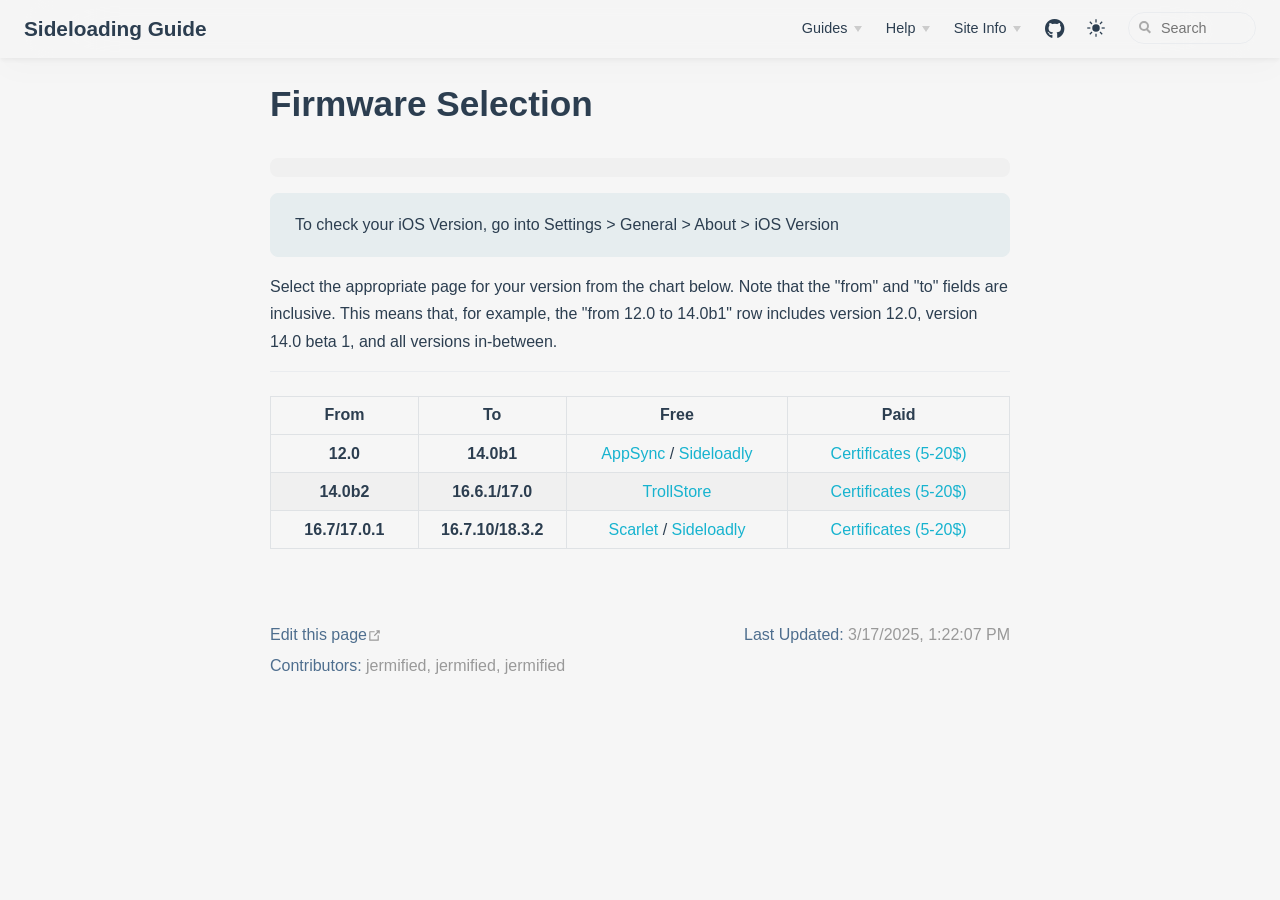
<file: firmware-selection/index.html>
<!DOCTYPE html>
<html lang="en_US">
  <head>
    <meta charset="utf-8">
    <meta name="viewport" content="width=device-width,initial-scale=1">
    <meta name="generator" content="VuePress 2.0.0-beta.49">
    <style>
      :root {
        --c-bg: #fff;
      }
      html.dark {
        --c-bg: #22272e;
      }
      html, body {
        background-color: var(--c-bg);
      }
    </style>
    <script>
      const userMode = localStorage.getItem('vuepress-color-scheme');
			const systemDarkMode = window.matchMedia && window.matchMedia('(prefers-color-scheme: dark)').matches;
			if (userMode === 'dark' || (userMode !== 'light' && systemDarkMode)) {
				document.documentElement.classList.toggle('dark', true);
			}
    </script>
    <link rel="stylesheet" href="https://use.fontawesome.com/releases/v5.6.1/css/all.css"><script type="text/javascript" src="https://cdn.thisiswaldo.com/static/js/8406.js"></script><script src="/assets/js/analytics.js"></script><title>Firmware Selection | Sideloading Guide</title><meta name="description" content="A semi-finished iOS Sideloading guide.">
    <link rel="modulepreload" href="/assets/app.f12df921.js"><link rel="modulepreload" href="/assets/index.html.a75c9735.js"><link rel="modulepreload" href="/assets/index.html.42816609.js"><link rel="prefetch" href="/assets/credits.html.60a35cd9.js"><link rel="prefetch" href="/assets/donations.html.a4386f20.js"><link rel="prefetch" href="/assets/faq.html.42aeb106.js"><link rel="prefetch" href="/assets/index.html.1d8bf219.js"><link rel="prefetch" href="/assets/index.html.48e5a6eb.js"><link rel="prefetch" href="/assets/index.html.3e1dce6c.js"><link rel="prefetch" href="/assets/index.html.fa55212a.js"><link rel="prefetch" href="/assets/site-navigation.html.2525e80c.js"><link rel="prefetch" href="/assets/index.html.df85aa31.js"><link rel="prefetch" href="/assets/index.html.e37aef78.js"><link rel="prefetch" href="/assets/index.html.bf72a6a5.js"><link rel="prefetch" href="/assets/404.html.9dfa17d5.js"><link rel="prefetch" href="/assets/credits.html.f4611bad.js"><link rel="prefetch" href="/assets/donations.html.e97fa05e.js"><link rel="prefetch" href="/assets/faq.html.08de2b56.js"><link rel="prefetch" href="/assets/index.html.47979bd6.js"><link rel="prefetch" href="/assets/index.html.c2621256.js"><link rel="prefetch" href="/assets/index.html.f04ab90d.js"><link rel="prefetch" href="/assets/index.html.ffe8a50e.js"><link rel="prefetch" href="/assets/site-navigation.html.2cba6f5f.js"><link rel="prefetch" href="/assets/index.html.513cd13f.js"><link rel="prefetch" href="/assets/index.html.2f69f557.js"><link rel="prefetch" href="/assets/index.html.5ee9fc07.js"><link rel="prefetch" href="/assets/404.html.1d617dce.js"><link rel="prefetch" href="/assets/404.11486a14.js"><link rel="prefetch" href="/assets/Layout.908f3eea.js"><link rel="prefetch" href="/assets/Tab.65b7c510.js"><link rel="prefetch" href="/assets/Tabs.6bf7418d.js">
    <link rel="stylesheet" href="/assets/style.50be1f61.css">
  </head>
  <body>
    <div id="app"><!--[--><div class="theme-container no-sidebar"><!--[--><header class="navbar"><div class="toggle-sidebar-button" title="Toggle sidebar" aria-expanded="false" role="button" tabindex="0"><div class="icon" aria-hidden="true"><span></span><span></span><span></span></div></div><span><a href="/" class=""><!----><span class="site-name">Sideloading Guide</span></a></span><div class="navbar-items-wrapper" style=""><!--[--><!--]--><nav class="navbar-items can-hide"><!--[--><div class="navbar-item"><div class="navbar-dropdown-wrapper"><button class="navbar-dropdown-title" type="button" aria-label="Guides"><span class="title">Guides</span><span class="arrow down"></span></button><button class="navbar-dropdown-title-mobile" type="button" aria-label="Guides"><span class="title">Guides</span><span class="right arrow"></span></button><ul style="display:none;" class="navbar-dropdown"><!--[--><li class="navbar-dropdown-item"><a aria-current="page" href="/firmware-selection/" class="router-link-active router-link-exact-active router-link-active" aria-label="Firmware Selection"><!--[--><!--]--><span>Firmware Selection</span><!--[--><!--]--></a></li><li class="navbar-dropdown-item"><a href="/installing-scarlet/" class="" aria-label="Installing Scarlet"><!--[--><!--]--><span>Installing Scarlet</span><!--[--><!--]--></a></li><li class="navbar-dropdown-item"><a href="/using-certs/" class="" aria-label="Using Certificates"><!--[--><!--]--><span>Using Certificates</span><!--[--><!--]--></a></li><li class="navbar-dropdown-item"><a href="/installing-sideloadly/" class="" aria-label="Installing Sideloadly"><!--[--><!--]--><span>Installing Sideloadly</span><!--[--><!--]--></a></li><li class="navbar-dropdown-item"><a href="/using-trollstore/" class="" aria-label="Using TrollStore"><!--[--><!--]--><span>Using TrollStore</span><!--[--><!--]--></a></li><!--]--></ul></div></div><div class="navbar-item"><div class="navbar-dropdown-wrapper"><button class="navbar-dropdown-title" type="button" aria-label="Help"><span class="title">Help</span><span class="arrow down"></span></button><button class="navbar-dropdown-title-mobile" type="button" aria-label="Help"><span class="title">Help</span><span class="right arrow"></span></button><ul style="display:none;" class="navbar-dropdown"><!--[--><li class="navbar-dropdown-item"><a href="/faq.html" class="" aria-label="FAQ"><!--[--><!--]--><span>FAQ</span><!--[--><!--]--></a></li><li class="navbar-dropdown-item"><a href="/troubleshooting" class="" aria-label="Troubleshooting"><!--[--><!--]--><span>Troubleshooting</span><!--[--><!--]--></a></li><li class="navbar-dropdown-item"><a class="external-link" href="https://discord.gg/fnafworld" rel="noopener noreferrer" target="_blank" aria-label="Discord"><!--[--><!--]--><span>Discord</span><span><svg class="external-link-icon" xmlns="http://www.w3.org/2000/svg" aria-hidden="true" focusable="false" x="0px" y="0px" viewBox="0 0 100 100" width="15" height="15"><path fill="currentColor" d="M18.8,85.1h56l0,0c2.2,0,4-1.8,4-4v-32h-8v28h-48v-48h28v-8h-32l0,0c-2.2,0-4,1.8-4,4v56C14.8,83.3,16.6,85.1,18.8,85.1z"></path><polygon fill="currentColor" points="45.7,48.7 51.3,54.3 77.2,28.5 77.2,37.2 85.2,37.2 85.2,14.9 62.8,14.9 62.8,22.9 71.5,22.9"></polygon></svg><span class="external-link-icon-sr-only">Open in new window</span></span><!--[--><!--]--></a></li><!--]--></ul></div></div><div class="navbar-item"><div class="navbar-dropdown-wrapper"><button class="navbar-dropdown-title" type="button" aria-label="Site Info"><span class="title">Site Info</span><span class="arrow down"></span></button><button class="navbar-dropdown-title-mobile" type="button" aria-label="Site Info"><span class="title">Site Info</span><span class="right arrow"></span></button><ul style="display:none;" class="navbar-dropdown"><!--[--><li class="navbar-dropdown-item"><a href="/donations.html" class="" aria-label="Donations"><!--[--><!--]--><span>Donations</span><!--[--><!--]--></a></li><li class="navbar-dropdown-item"><a href="/credits.html" class="" aria-label="Credits"><!--[--><!--]--><span>Credits</span><!--[--><!--]--></a></li><li class="navbar-dropdown-item"><a class="external-link" href="https://github.com/fnafworldmodding/fnafworldmodding.github.io/" rel="noopener noreferrer" target="_blank" aria-label="Source"><!--[--><!--]--><span>Source</span><span><svg class="external-link-icon" xmlns="http://www.w3.org/2000/svg" aria-hidden="true" focusable="false" x="0px" y="0px" viewBox="0 0 100 100" width="15" height="15"><path fill="currentColor" d="M18.8,85.1h56l0,0c2.2,0,4-1.8,4-4v-32h-8v28h-48v-48h28v-8h-32l0,0c-2.2,0-4,1.8-4,4v56C14.8,83.3,16.6,85.1,18.8,85.1z"></path><polygon fill="currentColor" points="45.7,48.7 51.3,54.3 77.2,28.5 77.2,37.2 85.2,37.2 85.2,14.9 62.8,14.9 62.8,22.9 71.5,22.9"></polygon></svg><span class="external-link-icon-sr-only">Open in new window</span></span><!--[--><!--]--></a></li><li class="navbar-dropdown-item"><a href="/site-navigation.html" class="" aria-label="Site Navigation"><!--[--><!--]--><span>Site Navigation</span><!--[--><!--]--></a></li><!--]--></ul></div></div><div class="navbar-item"><a class="external-link" href="https://github.com/fnafworldmodding/fnafworldmodding.github.io" rel="noopener noreferrer" target="_blank" aria-label="&lt;i class=&quot;fab fa-github&quot;&gt;&lt;/i&gt;"><!--[--><!--]--><span><i class="fab fa-github"></i></span><span><svg class="external-link-icon" xmlns="http://www.w3.org/2000/svg" aria-hidden="true" focusable="false" x="0px" y="0px" viewBox="0 0 100 100" width="15" height="15"><path fill="currentColor" d="M18.8,85.1h56l0,0c2.2,0,4-1.8,4-4v-32h-8v28h-48v-48h28v-8h-32l0,0c-2.2,0-4,1.8-4,4v56C14.8,83.3,16.6,85.1,18.8,85.1z"></path><polygon fill="currentColor" points="45.7,48.7 51.3,54.3 77.2,28.5 77.2,37.2 85.2,37.2 85.2,14.9 62.8,14.9 62.8,22.9 71.5,22.9"></polygon></svg><span class="external-link-icon-sr-only">Open in new window</span></span><!--[--><!--]--></a></div><!--]--></nav><!--[--><!--]--><button class="toggle-color-mode-button" title="toggle color mode"><svg style="" class="icon" focusable="false" viewBox="0 0 32 32"><path d="M16 12.005a4 0 0 1 1-4 4a4.005 4.005 0 0 0 4-4m0-2a6 6 0 1 0 6 6a6 6 0 0 0-6-6z" fill="currentColor"></path><path d="M5.394 6.813l1.414-1.415l3.506 3.506L8.9 10.318z" fill="currentColor"></path><path d="M2 15.005h5v2H2z" fill="currentColor"></path><path d="M5.394 25.197L8.9 21.691l1.414 1.415l-3.506 3.505z" fill="currentColor"></path><path d="M15 25.005h2v5h-2z" fill="currentColor"></path><path d="M21.687 23.106l1.414-1.415l3.506 3.506l-1.414 1.414z" fill="currentColor"></path><path d="M25 15.005h5v2h-5z" fill="currentColor"></path><path d="M21.687 8.904l3.506-3.506l1.414 1.415l-3.506 3.505z" fill="currentColor"></path><path d="M15 2.005h2v5h-2z" fill="currentColor"></path></svg><svg style="display:none;" class="icon" focusable="false" viewBox="0 0 28 28"><path d="
          M13.502 5.414
          c-.138 0-.278.005-.418 0
          M14.98 3a1.002 1.002 0 0 0-.175.016
          a13.096 13.096 0 0 0 1.825 25.981
          c.164.006.328 0 .49 0
          a13.072 13.072 0 0 0 10.703-5.555
          a1.01 1.01 0 0 0-.783-1.565
          A13.08 13.08 0 0 1 15.89 4.38
          A1.015 1.015 0 0 0 14.98 3
        z" fill="currentColor"></path></svg></button><form class="search-box" role="search"><input type="search" placeholder="Search" autocomplete="off" spellcheck="false" value><!----></form></div></header><!--]--><div class="sidebar-mask"></div><!--[--><aside class="sidebar"><nav class="navbar-items"><!--[--><div class="navbar-item"><div class="navbar-dropdown-wrapper"><button class="navbar-dropdown-title" type="button" aria-label="Guides"><span class="title">Guides</span><span class="arrow down"></span></button><button class="navbar-dropdown-title-mobile" type="button" aria-label="Guides"><span class="title">Guides</span><span class="right arrow"></span></button><ul style="display:none;" class="navbar-dropdown"><!--[--><li class="navbar-dropdown-item"><a aria-current="page" href="/firmware-selection/" class="router-link-active router-link-exact-active router-link-active" aria-label="Firmware Selection"><!--[--><!--]--><span>Firmware Selection</span><!--[--><!--]--></a></li><li class="navbar-dropdown-item"><a href="/installing-scarlet/" class="" aria-label="Installing Scarlet"><!--[--><!--]--><span>Installing Scarlet</span><!--[--><!--]--></a></li><li class="navbar-dropdown-item"><a href="/using-certs/" class="" aria-label="Using Certificates"><!--[--><!--]--><span>Using Certificates</span><!--[--><!--]--></a></li><li class="navbar-dropdown-item"><a href="/installing-sideloadly/" class="" aria-label="Installing Sideloadly"><!--[--><!--]--><span>Installing Sideloadly</span><!--[--><!--]--></a></li><li class="navbar-dropdown-item"><a href="/using-trollstore/" class="" aria-label="Using TrollStore"><!--[--><!--]--><span>Using TrollStore</span><!--[--><!--]--></a></li><!--]--></ul></div></div><div class="navbar-item"><div class="navbar-dropdown-wrapper"><button class="navbar-dropdown-title" type="button" aria-label="Help"><span class="title">Help</span><span class="arrow down"></span></button><button class="navbar-dropdown-title-mobile" type="button" aria-label="Help"><span class="title">Help</span><span class="right arrow"></span></button><ul style="display:none;" class="navbar-dropdown"><!--[--><li class="navbar-dropdown-item"><a href="/faq.html" class="" aria-label="FAQ"><!--[--><!--]--><span>FAQ</span><!--[--><!--]--></a></li><li class="navbar-dropdown-item"><a href="/troubleshooting" class="" aria-label="Troubleshooting"><!--[--><!--]--><span>Troubleshooting</span><!--[--><!--]--></a></li><li class="navbar-dropdown-item"><a class="external-link" href="https://discord.gg/fnafworld" rel="noopener noreferrer" target="_blank" aria-label="Discord"><!--[--><!--]--><span>Discord</span><span><svg class="external-link-icon" xmlns="http://www.w3.org/2000/svg" aria-hidden="true" focusable="false" x="0px" y="0px" viewBox="0 0 100 100" width="15" height="15"><path fill="currentColor" d="M18.8,85.1h56l0,0c2.2,0,4-1.8,4-4v-32h-8v28h-48v-48h28v-8h-32l0,0c-2.2,0-4,1.8-4,4v56C14.8,83.3,16.6,85.1,18.8,85.1z"></path><polygon fill="currentColor" points="45.7,48.7 51.3,54.3 77.2,28.5 77.2,37.2 85.2,37.2 85.2,14.9 62.8,14.9 62.8,22.9 71.5,22.9"></polygon></svg><span class="external-link-icon-sr-only">Open in new window</span></span><!--[--><!--]--></a></li><!--]--></ul></div></div><div class="navbar-item"><div class="navbar-dropdown-wrapper"><button class="navbar-dropdown-title" type="button" aria-label="Site Info"><span class="title">Site Info</span><span class="arrow down"></span></button><button class="navbar-dropdown-title-mobile" type="button" aria-label="Site Info"><span class="title">Site Info</span><span class="right arrow"></span></button><ul style="display:none;" class="navbar-dropdown"><!--[--><li class="navbar-dropdown-item"><a href="/donations.html" class="" aria-label="Donations"><!--[--><!--]--><span>Donations</span><!--[--><!--]--></a></li><li class="navbar-dropdown-item"><a href="/credits.html" class="" aria-label="Credits"><!--[--><!--]--><span>Credits</span><!--[--><!--]--></a></li><li class="navbar-dropdown-item"><a class="external-link" href="https://github.com/fnafworldmodding/fnafworldmodding.github.io/" rel="noopener noreferrer" target="_blank" aria-label="Source"><!--[--><!--]--><span>Source</span><span><svg class="external-link-icon" xmlns="http://www.w3.org/2000/svg" aria-hidden="true" focusable="false" x="0px" y="0px" viewBox="0 0 100 100" width="15" height="15"><path fill="currentColor" d="M18.8,85.1h56l0,0c2.2,0,4-1.8,4-4v-32h-8v28h-48v-48h28v-8h-32l0,0c-2.2,0-4,1.8-4,4v56C14.8,83.3,16.6,85.1,18.8,85.1z"></path><polygon fill="currentColor" points="45.7,48.7 51.3,54.3 77.2,28.5 77.2,37.2 85.2,37.2 85.2,14.9 62.8,14.9 62.8,22.9 71.5,22.9"></polygon></svg><span class="external-link-icon-sr-only">Open in new window</span></span><!--[--><!--]--></a></li><li class="navbar-dropdown-item"><a href="/site-navigation.html" class="" aria-label="Site Navigation"><!--[--><!--]--><span>Site Navigation</span><!--[--><!--]--></a></li><!--]--></ul></div></div><div class="navbar-item"><a class="external-link" href="https://github.com/fnafworldmodding/fnafworldmodding.github.io" rel="noopener noreferrer" target="_blank" aria-label="&lt;i class=&quot;fab fa-github&quot;&gt;&lt;/i&gt;"><!--[--><!--]--><span><i class="fab fa-github"></i></span><span><svg class="external-link-icon" xmlns="http://www.w3.org/2000/svg" aria-hidden="true" focusable="false" x="0px" y="0px" viewBox="0 0 100 100" width="15" height="15"><path fill="currentColor" d="M18.8,85.1h56l0,0c2.2,0,4-1.8,4-4v-32h-8v28h-48v-48h28v-8h-32l0,0c-2.2,0-4,1.8-4,4v56C14.8,83.3,16.6,85.1,18.8,85.1z"></path><polygon fill="currentColor" points="45.7,48.7 51.3,54.3 77.2,28.5 77.2,37.2 85.2,37.2 85.2,14.9 62.8,14.9 62.8,22.9 71.5,22.9"></polygon></svg><span class="external-link-icon-sr-only">Open in new window</span></span><!--[--><!--]--></a></div><!--]--></nav><!--[--><!--]--><!----><!--[--><!--]--></aside><!--]--><!--[--><main class="page"><div class="theme-default-content"><!--[--><!--[--><h1 id="pageTitle">Firmware Selection</h1><div class="custom-container none"><p><p>For support, ask for help on the FNaF World Modding <a href="https://discord.gg/fnafworld">Discord Server</a>.</p>
</p></div><!--]--><!--]--><div id="waldo-tag-8408" style="margin-bottom:1em;"></div><div><div class="custom-container tip"><p class="custom-container-title">TIP</p><p>To check your iOS Version, go into Settings &gt; General &gt; About &gt; iOS Version</p></div><p>Select the appropriate page for your version from the chart below. Note that the &quot;from&quot; and &quot;to&quot; fields are inclusive. This means that, for example, the &quot;from 12.0 to 14.0b1&quot; row includes version 12.0, version 14.0 beta 1, and all versions in-between.</p><hr><div style="display:flex;justify-content:center;"><table><colgroup><col span="1" style="width:20%;"><col span="1" style="width:20%;"><col span="1" style="width:30%;"><col span="1" style="width:30%;"></colgroup><thead><tr><th style="text-align:center;font-weight:bold;">From</th><th style="text-align:center;font-weight:bold;">To</th><th style="text-align:center;font-weight:bold;">Free</th><th style="text-align:center;font-weight:bold;">Paid</th></tr></thead><tbody><tr><td style="text-align:center;font-weight:bold;">12.0</td><td style="text-align:center;font-weight:bold;">14.0b1</td><td style="text-align:center;"><a href="/installing-appsync" class="">AppSync</a> / <a href="/installing-sideloadly" class="">Sideloadly</a></td><td style="text-align:center;"><a href="/using-certs" class="">Certificates (5-20$)</a></td></tr><tr><td style="text-align:center;font-weight:bold;">14.0b2</td><td style="text-align:center;font-weight:bold;">16.6.1/17.0</td><td style="text-align:center;"><a href="/using-trollstore" class="">TrollStore</a></td><td style="text-align:center;"><a href="/using-certs" class="">Certificates (5-20$)</a></td></tr><tr><td style="text-align:center;font-weight:bold;">16.7/17.0.1</td><td style="text-align:center;font-weight:bold;">16.7.10/18.3.2</td><td style="text-align:center;"><a href="/installing-scarlet" class="">Scarlet</a> / <a href="/installing-sideloadly" class="">Sideloadly</a></td><td style="text-align:center;"><a href="/using-certs" class="">Certificates (5-20$)</a></td></tr></tbody></table></div></div><div id="waldo-tag-8442"></div><!--[--><!--]--></div><footer class="page-meta"><div class="meta-item edit-link"><a class="external-link meta-item-label" href="https://github.com/fnafworldmodding/fnafworldmodding.github.io/edit/main/firmware-selection.md" rel="noopener noreferrer" target="_blank" aria-label="Edit this page"><!--[--><!--]--><span>Edit this page</span><span><svg class="external-link-icon" xmlns="http://www.w3.org/2000/svg" aria-hidden="true" focusable="false" x="0px" y="0px" viewBox="0 0 100 100" width="15" height="15"><path fill="currentColor" d="M18.8,85.1h56l0,0c2.2,0,4-1.8,4-4v-32h-8v28h-48v-48h28v-8h-32l0,0c-2.2,0-4,1.8-4,4v56C14.8,83.3,16.6,85.1,18.8,85.1z"></path><polygon fill="currentColor" points="45.7,48.7 51.3,54.3 77.2,28.5 77.2,37.2 85.2,37.2 85.2,14.9 62.8,14.9 62.8,22.9 71.5,22.9"></polygon></svg><span class="external-link-icon-sr-only">Open in new window</span></span><!--[--><!--]--></a></div><div class="meta-item last-updated"><span class="meta-item-label">Last Updated: </span><!----></div><div class="meta-item contributors"><span class="meta-item-label">Contributors: </span><span class="meta-item-info"><!--[--><!--[--><span class="contributor" title="email: 199411248+jermification@users.noreply.github.com">jermified</span><!--[-->, <!--]--><!--]--><!--[--><span class="contributor" title="email: skeppybob123@gmail.com">jermified</span><!--[-->, <!--]--><!--]--><!--[--><span class="contributor" title="email: 147565175+jermifiedd@users.noreply.github.com">jermified</span><!----><!--]--><!--]--></span></div></footer><!----></main><!--]--></div><!----><!--]--></div>
    <script type="module" src="/assets/app.f12df921.js" defer></script>
  </body>
</html>
</file>
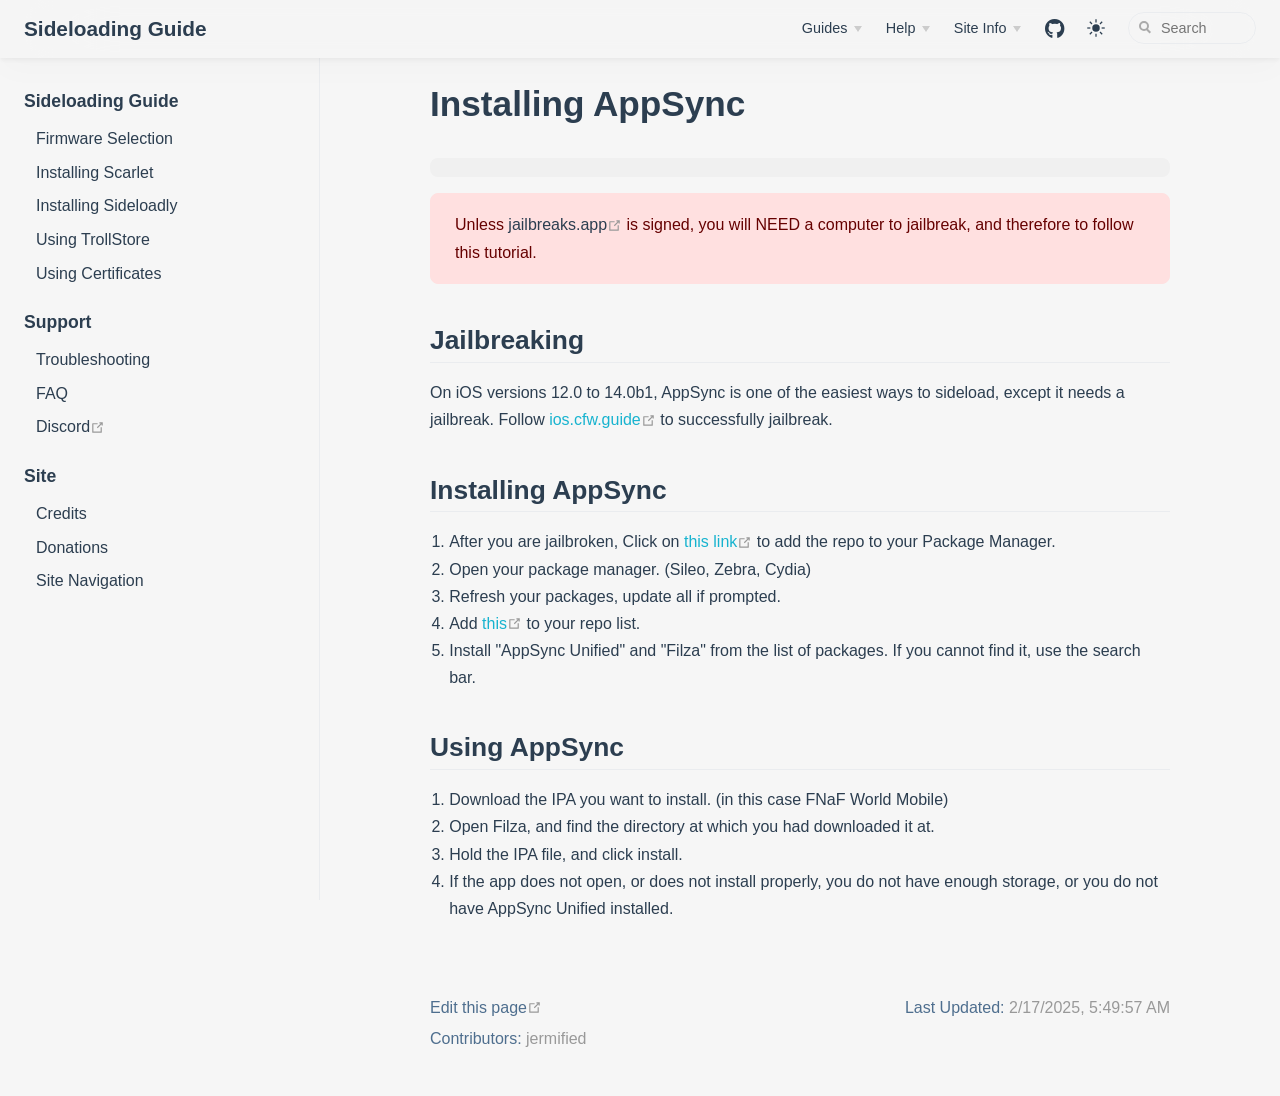
<file: installing-appsync/index.html>
<!DOCTYPE html>
<html lang="en_US">
  <head>
    <meta charset="utf-8">
    <meta name="viewport" content="width=device-width,initial-scale=1">
    <meta name="generator" content="VuePress 2.0.0-beta.49">
    <style>
      :root {
        --c-bg: #fff;
      }
      html.dark {
        --c-bg: #22272e;
      }
      html, body {
        background-color: var(--c-bg);
      }
    </style>
    <script>
      const userMode = localStorage.getItem('vuepress-color-scheme');
			const systemDarkMode = window.matchMedia && window.matchMedia('(prefers-color-scheme: dark)').matches;
			if (userMode === 'dark' || (userMode !== 'light' && systemDarkMode)) {
				document.documentElement.classList.toggle('dark', true);
			}
    </script>
    <link rel="stylesheet" href="https://use.fontawesome.com/releases/v5.6.1/css/all.css"><script type="text/javascript" src="https://cdn.thisiswaldo.com/static/js/8406.js"></script><script src="/assets/js/analytics.js"></script><title>Installing AppSync | Sideloading Guide</title><meta name="description" content="Tutorial to install AppSync on most iOS devices.">
    <link rel="modulepreload" href="/assets/app.f12df921.js"><link rel="modulepreload" href="/assets/index.html.c2621256.js"><link rel="modulepreload" href="/assets/index.html.48e5a6eb.js"><link rel="prefetch" href="/assets/credits.html.60a35cd9.js"><link rel="prefetch" href="/assets/donations.html.a4386f20.js"><link rel="prefetch" href="/assets/faq.html.42aeb106.js"><link rel="prefetch" href="/assets/index.html.42816609.js"><link rel="prefetch" href="/assets/index.html.1d8bf219.js"><link rel="prefetch" href="/assets/index.html.3e1dce6c.js"><link rel="prefetch" href="/assets/index.html.fa55212a.js"><link rel="prefetch" href="/assets/site-navigation.html.2525e80c.js"><link rel="prefetch" href="/assets/index.html.df85aa31.js"><link rel="prefetch" href="/assets/index.html.e37aef78.js"><link rel="prefetch" href="/assets/index.html.bf72a6a5.js"><link rel="prefetch" href="/assets/404.html.9dfa17d5.js"><link rel="prefetch" href="/assets/credits.html.f4611bad.js"><link rel="prefetch" href="/assets/donations.html.e97fa05e.js"><link rel="prefetch" href="/assets/faq.html.08de2b56.js"><link rel="prefetch" href="/assets/index.html.a75c9735.js"><link rel="prefetch" href="/assets/index.html.47979bd6.js"><link rel="prefetch" href="/assets/index.html.f04ab90d.js"><link rel="prefetch" href="/assets/index.html.ffe8a50e.js"><link rel="prefetch" href="/assets/site-navigation.html.2cba6f5f.js"><link rel="prefetch" href="/assets/index.html.513cd13f.js"><link rel="prefetch" href="/assets/index.html.2f69f557.js"><link rel="prefetch" href="/assets/index.html.5ee9fc07.js"><link rel="prefetch" href="/assets/404.html.1d617dce.js"><link rel="prefetch" href="/assets/404.11486a14.js"><link rel="prefetch" href="/assets/Layout.908f3eea.js"><link rel="prefetch" href="/assets/Tab.65b7c510.js"><link rel="prefetch" href="/assets/Tabs.6bf7418d.js">
    <link rel="stylesheet" href="/assets/style.50be1f61.css">
  </head>
  <body>
    <div id="app"><!--[--><div class="theme-container"><!--[--><header class="navbar"><div class="toggle-sidebar-button" title="Toggle sidebar" aria-expanded="false" role="button" tabindex="0"><div class="icon" aria-hidden="true"><span></span><span></span><span></span></div></div><span><a href="/" class=""><!----><span class="site-name">Sideloading Guide</span></a></span><div class="navbar-items-wrapper" style=""><!--[--><!--]--><nav class="navbar-items can-hide"><!--[--><div class="navbar-item"><div class="navbar-dropdown-wrapper"><button class="navbar-dropdown-title" type="button" aria-label="Guides"><span class="title">Guides</span><span class="arrow down"></span></button><button class="navbar-dropdown-title-mobile" type="button" aria-label="Guides"><span class="title">Guides</span><span class="right arrow"></span></button><ul style="display:none;" class="navbar-dropdown"><!--[--><li class="navbar-dropdown-item"><a href="/firmware-selection/" class="" aria-label="Firmware Selection"><!--[--><!--]--><span>Firmware Selection</span><!--[--><!--]--></a></li><li class="navbar-dropdown-item"><a href="/installing-scarlet/" class="" aria-label="Installing Scarlet"><!--[--><!--]--><span>Installing Scarlet</span><!--[--><!--]--></a></li><li class="navbar-dropdown-item"><a href="/using-certs/" class="" aria-label="Using Certificates"><!--[--><!--]--><span>Using Certificates</span><!--[--><!--]--></a></li><li class="navbar-dropdown-item"><a href="/installing-sideloadly/" class="" aria-label="Installing Sideloadly"><!--[--><!--]--><span>Installing Sideloadly</span><!--[--><!--]--></a></li><li class="navbar-dropdown-item"><a href="/using-trollstore/" class="" aria-label="Using TrollStore"><!--[--><!--]--><span>Using TrollStore</span><!--[--><!--]--></a></li><!--]--></ul></div></div><div class="navbar-item"><div class="navbar-dropdown-wrapper"><button class="navbar-dropdown-title" type="button" aria-label="Help"><span class="title">Help</span><span class="arrow down"></span></button><button class="navbar-dropdown-title-mobile" type="button" aria-label="Help"><span class="title">Help</span><span class="right arrow"></span></button><ul style="display:none;" class="navbar-dropdown"><!--[--><li class="navbar-dropdown-item"><a href="/faq.html" class="" aria-label="FAQ"><!--[--><!--]--><span>FAQ</span><!--[--><!--]--></a></li><li class="navbar-dropdown-item"><a href="/troubleshooting" class="" aria-label="Troubleshooting"><!--[--><!--]--><span>Troubleshooting</span><!--[--><!--]--></a></li><li class="navbar-dropdown-item"><a class="external-link" href="https://discord.gg/fnafworld" rel="noopener noreferrer" target="_blank" aria-label="Discord"><!--[--><!--]--><span>Discord</span><span><svg class="external-link-icon" xmlns="http://www.w3.org/2000/svg" aria-hidden="true" focusable="false" x="0px" y="0px" viewBox="0 0 100 100" width="15" height="15"><path fill="currentColor" d="M18.8,85.1h56l0,0c2.2,0,4-1.8,4-4v-32h-8v28h-48v-48h28v-8h-32l0,0c-2.2,0-4,1.8-4,4v56C14.8,83.3,16.6,85.1,18.8,85.1z"></path><polygon fill="currentColor" points="45.7,48.7 51.3,54.3 77.2,28.5 77.2,37.2 85.2,37.2 85.2,14.9 62.8,14.9 62.8,22.9 71.5,22.9"></polygon></svg><span class="external-link-icon-sr-only">Open in new window</span></span><!--[--><!--]--></a></li><!--]--></ul></div></div><div class="navbar-item"><div class="navbar-dropdown-wrapper"><button class="navbar-dropdown-title" type="button" aria-label="Site Info"><span class="title">Site Info</span><span class="arrow down"></span></button><button class="navbar-dropdown-title-mobile" type="button" aria-label="Site Info"><span class="title">Site Info</span><span class="right arrow"></span></button><ul style="display:none;" class="navbar-dropdown"><!--[--><li class="navbar-dropdown-item"><a href="/donations.html" class="" aria-label="Donations"><!--[--><!--]--><span>Donations</span><!--[--><!--]--></a></li><li class="navbar-dropdown-item"><a href="/credits.html" class="" aria-label="Credits"><!--[--><!--]--><span>Credits</span><!--[--><!--]--></a></li><li class="navbar-dropdown-item"><a class="external-link" href="https://github.com/fnafworldmodding/fnafworldmodding.github.io/" rel="noopener noreferrer" target="_blank" aria-label="Source"><!--[--><!--]--><span>Source</span><span><svg class="external-link-icon" xmlns="http://www.w3.org/2000/svg" aria-hidden="true" focusable="false" x="0px" y="0px" viewBox="0 0 100 100" width="15" height="15"><path fill="currentColor" d="M18.8,85.1h56l0,0c2.2,0,4-1.8,4-4v-32h-8v28h-48v-48h28v-8h-32l0,0c-2.2,0-4,1.8-4,4v56C14.8,83.3,16.6,85.1,18.8,85.1z"></path><polygon fill="currentColor" points="45.7,48.7 51.3,54.3 77.2,28.5 77.2,37.2 85.2,37.2 85.2,14.9 62.8,14.9 62.8,22.9 71.5,22.9"></polygon></svg><span class="external-link-icon-sr-only">Open in new window</span></span><!--[--><!--]--></a></li><li class="navbar-dropdown-item"><a href="/site-navigation.html" class="" aria-label="Site Navigation"><!--[--><!--]--><span>Site Navigation</span><!--[--><!--]--></a></li><!--]--></ul></div></div><div class="navbar-item"><a class="external-link" href="https://github.com/fnafworldmodding/fnafworldmodding.github.io" rel="noopener noreferrer" target="_blank" aria-label="&lt;i class=&quot;fab fa-github&quot;&gt;&lt;/i&gt;"><!--[--><!--]--><span><i class="fab fa-github"></i></span><span><svg class="external-link-icon" xmlns="http://www.w3.org/2000/svg" aria-hidden="true" focusable="false" x="0px" y="0px" viewBox="0 0 100 100" width="15" height="15"><path fill="currentColor" d="M18.8,85.1h56l0,0c2.2,0,4-1.8,4-4v-32h-8v28h-48v-48h28v-8h-32l0,0c-2.2,0-4,1.8-4,4v56C14.8,83.3,16.6,85.1,18.8,85.1z"></path><polygon fill="currentColor" points="45.7,48.7 51.3,54.3 77.2,28.5 77.2,37.2 85.2,37.2 85.2,14.9 62.8,14.9 62.8,22.9 71.5,22.9"></polygon></svg><span class="external-link-icon-sr-only">Open in new window</span></span><!--[--><!--]--></a></div><!--]--></nav><!--[--><!--]--><button class="toggle-color-mode-button" title="toggle color mode"><svg style="" class="icon" focusable="false" viewBox="0 0 32 32"><path d="M16 12.005a4 0 0 1 1-4 4a4.005 4.005 0 0 0 4-4m0-2a6 6 0 1 0 6 6a6 6 0 0 0-6-6z" fill="currentColor"></path><path d="M5.394 6.813l1.414-1.415l3.506 3.506L8.9 10.318z" fill="currentColor"></path><path d="M2 15.005h5v2H2z" fill="currentColor"></path><path d="M5.394 25.197L8.9 21.691l1.414 1.415l-3.506 3.505z" fill="currentColor"></path><path d="M15 25.005h2v5h-2z" fill="currentColor"></path><path d="M21.687 23.106l1.414-1.415l3.506 3.506l-1.414 1.414z" fill="currentColor"></path><path d="M25 15.005h5v2h-5z" fill="currentColor"></path><path d="M21.687 8.904l3.506-3.506l1.414 1.415l-3.506 3.505z" fill="currentColor"></path><path d="M15 2.005h2v5h-2z" fill="currentColor"></path></svg><svg style="display:none;" class="icon" focusable="false" viewBox="0 0 28 28"><path d="
          M13.502 5.414
          c-.138 0-.278.005-.418 0
          M14.98 3a1.002 1.002 0 0 0-.175.016
          a13.096 13.096 0 0 0 1.825 25.981
          c.164.006.328 0 .49 0
          a13.072 13.072 0 0 0 10.703-5.555
          a1.01 1.01 0 0 0-.783-1.565
          A13.08 13.08 0 0 1 15.89 4.38
          A1.015 1.015 0 0 0 14.98 3
        z" fill="currentColor"></path></svg></button><form class="search-box" role="search"><input type="search" placeholder="Search" autocomplete="off" spellcheck="false" value><!----></form></div></header><!--]--><div class="sidebar-mask"></div><!--[--><aside class="sidebar"><nav class="navbar-items"><!--[--><div class="navbar-item"><div class="navbar-dropdown-wrapper"><button class="navbar-dropdown-title" type="button" aria-label="Guides"><span class="title">Guides</span><span class="arrow down"></span></button><button class="navbar-dropdown-title-mobile" type="button" aria-label="Guides"><span class="title">Guides</span><span class="right arrow"></span></button><ul style="display:none;" class="navbar-dropdown"><!--[--><li class="navbar-dropdown-item"><a href="/firmware-selection/" class="" aria-label="Firmware Selection"><!--[--><!--]--><span>Firmware Selection</span><!--[--><!--]--></a></li><li class="navbar-dropdown-item"><a href="/installing-scarlet/" class="" aria-label="Installing Scarlet"><!--[--><!--]--><span>Installing Scarlet</span><!--[--><!--]--></a></li><li class="navbar-dropdown-item"><a href="/using-certs/" class="" aria-label="Using Certificates"><!--[--><!--]--><span>Using Certificates</span><!--[--><!--]--></a></li><li class="navbar-dropdown-item"><a href="/installing-sideloadly/" class="" aria-label="Installing Sideloadly"><!--[--><!--]--><span>Installing Sideloadly</span><!--[--><!--]--></a></li><li class="navbar-dropdown-item"><a href="/using-trollstore/" class="" aria-label="Using TrollStore"><!--[--><!--]--><span>Using TrollStore</span><!--[--><!--]--></a></li><!--]--></ul></div></div><div class="navbar-item"><div class="navbar-dropdown-wrapper"><button class="navbar-dropdown-title" type="button" aria-label="Help"><span class="title">Help</span><span class="arrow down"></span></button><button class="navbar-dropdown-title-mobile" type="button" aria-label="Help"><span class="title">Help</span><span class="right arrow"></span></button><ul style="display:none;" class="navbar-dropdown"><!--[--><li class="navbar-dropdown-item"><a href="/faq.html" class="" aria-label="FAQ"><!--[--><!--]--><span>FAQ</span><!--[--><!--]--></a></li><li class="navbar-dropdown-item"><a href="/troubleshooting" class="" aria-label="Troubleshooting"><!--[--><!--]--><span>Troubleshooting</span><!--[--><!--]--></a></li><li class="navbar-dropdown-item"><a class="external-link" href="https://discord.gg/fnafworld" rel="noopener noreferrer" target="_blank" aria-label="Discord"><!--[--><!--]--><span>Discord</span><span><svg class="external-link-icon" xmlns="http://www.w3.org/2000/svg" aria-hidden="true" focusable="false" x="0px" y="0px" viewBox="0 0 100 100" width="15" height="15"><path fill="currentColor" d="M18.8,85.1h56l0,0c2.2,0,4-1.8,4-4v-32h-8v28h-48v-48h28v-8h-32l0,0c-2.2,0-4,1.8-4,4v56C14.8,83.3,16.6,85.1,18.8,85.1z"></path><polygon fill="currentColor" points="45.7,48.7 51.3,54.3 77.2,28.5 77.2,37.2 85.2,37.2 85.2,14.9 62.8,14.9 62.8,22.9 71.5,22.9"></polygon></svg><span class="external-link-icon-sr-only">Open in new window</span></span><!--[--><!--]--></a></li><!--]--></ul></div></div><div class="navbar-item"><div class="navbar-dropdown-wrapper"><button class="navbar-dropdown-title" type="button" aria-label="Site Info"><span class="title">Site Info</span><span class="arrow down"></span></button><button class="navbar-dropdown-title-mobile" type="button" aria-label="Site Info"><span class="title">Site Info</span><span class="right arrow"></span></button><ul style="display:none;" class="navbar-dropdown"><!--[--><li class="navbar-dropdown-item"><a href="/donations.html" class="" aria-label="Donations"><!--[--><!--]--><span>Donations</span><!--[--><!--]--></a></li><li class="navbar-dropdown-item"><a href="/credits.html" class="" aria-label="Credits"><!--[--><!--]--><span>Credits</span><!--[--><!--]--></a></li><li class="navbar-dropdown-item"><a class="external-link" href="https://github.com/fnafworldmodding/fnafworldmodding.github.io/" rel="noopener noreferrer" target="_blank" aria-label="Source"><!--[--><!--]--><span>Source</span><span><svg class="external-link-icon" xmlns="http://www.w3.org/2000/svg" aria-hidden="true" focusable="false" x="0px" y="0px" viewBox="0 0 100 100" width="15" height="15"><path fill="currentColor" d="M18.8,85.1h56l0,0c2.2,0,4-1.8,4-4v-32h-8v28h-48v-48h28v-8h-32l0,0c-2.2,0-4,1.8-4,4v56C14.8,83.3,16.6,85.1,18.8,85.1z"></path><polygon fill="currentColor" points="45.7,48.7 51.3,54.3 77.2,28.5 77.2,37.2 85.2,37.2 85.2,14.9 62.8,14.9 62.8,22.9 71.5,22.9"></polygon></svg><span class="external-link-icon-sr-only">Open in new window</span></span><!--[--><!--]--></a></li><li class="navbar-dropdown-item"><a href="/site-navigation.html" class="" aria-label="Site Navigation"><!--[--><!--]--><span>Site Navigation</span><!--[--><!--]--></a></li><!--]--></ul></div></div><div class="navbar-item"><a class="external-link" href="https://github.com/fnafworldmodding/fnafworldmodding.github.io" rel="noopener noreferrer" target="_blank" aria-label="&lt;i class=&quot;fab fa-github&quot;&gt;&lt;/i&gt;"><!--[--><!--]--><span><i class="fab fa-github"></i></span><span><svg class="external-link-icon" xmlns="http://www.w3.org/2000/svg" aria-hidden="true" focusable="false" x="0px" y="0px" viewBox="0 0 100 100" width="15" height="15"><path fill="currentColor" d="M18.8,85.1h56l0,0c2.2,0,4-1.8,4-4v-32h-8v28h-48v-48h28v-8h-32l0,0c-2.2,0-4,1.8-4,4v56C14.8,83.3,16.6,85.1,18.8,85.1z"></path><polygon fill="currentColor" points="45.7,48.7 51.3,54.3 77.2,28.5 77.2,37.2 85.2,37.2 85.2,14.9 62.8,14.9 62.8,22.9 71.5,22.9"></polygon></svg><span class="external-link-icon-sr-only">Open in new window</span></span><!--[--><!--]--></a></div><!--]--></nav><!--[--><!--]--><ul class="sidebar-items"><!--[--><li><p tabindex="0" class="sidebar-item sidebar-heading">Sideloading Guide <!----></p><ul style="display:none;" class="sidebar-item-children"><!--[--><li><a href="/firmware-selection" class="sidebar-item" aria-label="Firmware Selection"><!--[--><!--]--><span>Firmware Selection</span><!--[--><!--]--></a><!----></li><li><a href="/installing-scarlet" class="sidebar-item" aria-label="Installing Scarlet"><!--[--><!--]--><span>Installing Scarlet</span><!--[--><!--]--></a><!----></li><li><a href="/installing-sideloadly" class="sidebar-item" aria-label="Installing Sideloadly"><!--[--><!--]--><span>Installing Sideloadly</span><!--[--><!--]--></a><!----></li><li><a href="/using-trollstore" class="sidebar-item" aria-label="Using TrollStore"><!--[--><!--]--><span>Using TrollStore</span><!--[--><!--]--></a><!----></li><li><a href="/using-certs" class="sidebar-item" aria-label="Using Certificates"><!--[--><!--]--><span>Using Certificates</span><!--[--><!--]--></a><!----></li><!--]--></ul></li><li><p tabindex="0" class="sidebar-item sidebar-heading">Support <!----></p><ul style="display:none;" class="sidebar-item-children"><!--[--><li><a href="/troubleshooting" class="sidebar-item" aria-label="Troubleshooting"><!--[--><!--]--><span>Troubleshooting</span><!--[--><!--]--></a><!----></li><li><a href="/faq.html" class="sidebar-item" aria-label="FAQ"><!--[--><!--]--><span>FAQ</span><!--[--><!--]--></a><!----></li><li><a class="external-link sidebar-item" href="https://discord.gg/fnafworld" rel="noopener noreferrer" target="_blank" aria-label="Discord"><!--[--><!--]--><span>Discord</span><span><svg class="external-link-icon" xmlns="http://www.w3.org/2000/svg" aria-hidden="true" focusable="false" x="0px" y="0px" viewBox="0 0 100 100" width="15" height="15"><path fill="currentColor" d="M18.8,85.1h56l0,0c2.2,0,4-1.8,4-4v-32h-8v28h-48v-48h28v-8h-32l0,0c-2.2,0-4,1.8-4,4v56C14.8,83.3,16.6,85.1,18.8,85.1z"></path><polygon fill="currentColor" points="45.7,48.7 51.3,54.3 77.2,28.5 77.2,37.2 85.2,37.2 85.2,14.9 62.8,14.9 62.8,22.9 71.5,22.9"></polygon></svg><span class="external-link-icon-sr-only">Open in new window</span></span><!--[--><!--]--></a><!----></li><!--]--></ul></li><li><p tabindex="0" class="sidebar-item sidebar-heading">Site <!----></p><ul style="display:none;" class="sidebar-item-children"><!--[--><li><a href="/credits.html" class="sidebar-item" aria-label="Credits"><!--[--><!--]--><span>Credits</span><!--[--><!--]--></a><!----></li><li><a href="/donations.html" class="sidebar-item" aria-label="Donations"><!--[--><!--]--><span>Donations</span><!--[--><!--]--></a><!----></li><li><a href="/site-navigation.html" class="sidebar-item" aria-label="Site Navigation"><!--[--><!--]--><span>Site Navigation</span><!--[--><!--]--></a><!----></li><!--]--></ul></li><!--]--></ul><!--[--><!--]--></aside><!--]--><!--[--><main class="page"><div class="theme-default-content"><!--[--><!--[--><h1 id="pageTitle">Installing AppSync</h1><div class="custom-container none"><p><p>For support, ask for help on the FNaF World Modding <a href="https://discord.gg/fnafworld">Discord Server</a>.</p>
</p></div><!--]--><!--]--><div id="waldo-tag-8408" style="margin-bottom:1em;"></div><div><div class="custom-container danger"><p class="custom-container-title">DANGER</p><p>Unless <a href="https://jailbreaks.app" target="_blank" rel="noopener noreferrer">jailbreaks.app<span><svg class="external-link-icon" xmlns="http://www.w3.org/2000/svg" aria-hidden="true" focusable="false" x="0px" y="0px" viewBox="0 0 100 100" width="15" height="15"><path fill="currentColor" d="M18.8,85.1h56l0,0c2.2,0,4-1.8,4-4v-32h-8v28h-48v-48h28v-8h-32l0,0c-2.2,0-4,1.8-4,4v56C14.8,83.3,16.6,85.1,18.8,85.1z"></path><polygon fill="currentColor" points="45.7,48.7 51.3,54.3 77.2,28.5 77.2,37.2 85.2,37.2 85.2,14.9 62.8,14.9 62.8,22.9 71.5,22.9"></polygon></svg><span class="external-link-icon-sr-only">Open in new window</span></span></a> is signed, you will NEED a computer to jailbreak, and therefore to follow this tutorial.</p></div><h2 id="jailbreaking" tabindex="-1"><a class="header-anchor" href="#jailbreaking" aria-hidden="true">#</a> Jailbreaking</h2><p>On iOS versions 12.0 to 14.0b1, AppSync is one of the easiest ways to sideload, except it needs a jailbreak. Follow <a href="https://ios.cfw.guide" target="_blank" rel="noopener noreferrer">ios.cfw.guide<span><svg class="external-link-icon" xmlns="http://www.w3.org/2000/svg" aria-hidden="true" focusable="false" x="0px" y="0px" viewBox="0 0 100 100" width="15" height="15"><path fill="currentColor" d="M18.8,85.1h56l0,0c2.2,0,4-1.8,4-4v-32h-8v28h-48v-48h28v-8h-32l0,0c-2.2,0-4,1.8-4,4v56C14.8,83.3,16.6,85.1,18.8,85.1z"></path><polygon fill="currentColor" points="45.7,48.7 51.3,54.3 77.2,28.5 77.2,37.2 85.2,37.2 85.2,14.9 62.8,14.9 62.8,22.9 71.5,22.9"></polygon></svg><span class="external-link-icon-sr-only">Open in new window</span></span></a> to successfully jailbreak.</p><h2 id="installing-appsync" tabindex="-1"><a class="header-anchor" href="#installing-appsync" aria-hidden="true">#</a> Installing AppSync</h2><ol><li>After you are jailbroken, Click on <a href="https://cydia.akemi.ai/add.php" target="_blank" rel="noopener noreferrer">this link<span><svg class="external-link-icon" xmlns="http://www.w3.org/2000/svg" aria-hidden="true" focusable="false" x="0px" y="0px" viewBox="0 0 100 100" width="15" height="15"><path fill="currentColor" d="M18.8,85.1h56l0,0c2.2,0,4-1.8,4-4v-32h-8v28h-48v-48h28v-8h-32l0,0c-2.2,0-4,1.8-4,4v56C14.8,83.3,16.6,85.1,18.8,85.1z"></path><polygon fill="currentColor" points="45.7,48.7 51.3,54.3 77.2,28.5 77.2,37.2 85.2,37.2 85.2,14.9 62.8,14.9 62.8,22.9 71.5,22.9"></polygon></svg><span class="external-link-icon-sr-only">Open in new window</span></span></a> to add the repo to your Package Manager.</li><li>Open your package manager. (Sileo, Zebra, Cydia)</li><li>Refresh your packages, update all if prompted.</li><li>Add <a href="http://tigisoftware.com/repo/" target="_blank" rel="noopener noreferrer">this<span><svg class="external-link-icon" xmlns="http://www.w3.org/2000/svg" aria-hidden="true" focusable="false" x="0px" y="0px" viewBox="0 0 100 100" width="15" height="15"><path fill="currentColor" d="M18.8,85.1h56l0,0c2.2,0,4-1.8,4-4v-32h-8v28h-48v-48h28v-8h-32l0,0c-2.2,0-4,1.8-4,4v56C14.8,83.3,16.6,85.1,18.8,85.1z"></path><polygon fill="currentColor" points="45.7,48.7 51.3,54.3 77.2,28.5 77.2,37.2 85.2,37.2 85.2,14.9 62.8,14.9 62.8,22.9 71.5,22.9"></polygon></svg><span class="external-link-icon-sr-only">Open in new window</span></span></a> to your repo list.</li><li>Install &quot;AppSync Unified&quot; and &quot;Filza&quot; from the list of packages. If you cannot find it, use the search bar.</li></ol><h2 id="using-appsync" tabindex="-1"><a class="header-anchor" href="#using-appsync" aria-hidden="true">#</a> Using AppSync</h2><ol><li>Download the IPA you want to install. (in this case FNaF World Mobile)</li><li>Open Filza, and find the directory at which you had downloaded it at.</li><li>Hold the IPA file, and click install.</li><li>If the app does not open, or does not install properly, you do not have enough storage, or you do not have AppSync Unified installed.</li></ol></div><div id="waldo-tag-8442"></div><!--[--><!--]--></div><footer class="page-meta"><div class="meta-item edit-link"><a class="external-link meta-item-label" href="https://github.com/fnafworldmodding/fnafworldmodding.github.io/edit/main/installing-appsync.md" rel="noopener noreferrer" target="_blank" aria-label="Edit this page"><!--[--><!--]--><span>Edit this page</span><span><svg class="external-link-icon" xmlns="http://www.w3.org/2000/svg" aria-hidden="true" focusable="false" x="0px" y="0px" viewBox="0 0 100 100" width="15" height="15"><path fill="currentColor" d="M18.8,85.1h56l0,0c2.2,0,4-1.8,4-4v-32h-8v28h-48v-48h28v-8h-32l0,0c-2.2,0-4,1.8-4,4v56C14.8,83.3,16.6,85.1,18.8,85.1z"></path><polygon fill="currentColor" points="45.7,48.7 51.3,54.3 77.2,28.5 77.2,37.2 85.2,37.2 85.2,14.9 62.8,14.9 62.8,22.9 71.5,22.9"></polygon></svg><span class="external-link-icon-sr-only">Open in new window</span></span><!--[--><!--]--></a></div><div class="meta-item last-updated"><span class="meta-item-label">Last Updated: </span><!----></div><div class="meta-item contributors"><span class="meta-item-label">Contributors: </span><span class="meta-item-info"><!--[--><!--[--><span class="contributor" title="email: 199411248+jermification@users.noreply.github.com">jermified</span><!----><!--]--><!--]--></span></div></footer><!----></main><!--]--></div><!----><!--]--></div>
    <script type="module" src="/assets/app.f12df921.js" defer></script>
  </body>
</html>
</file>
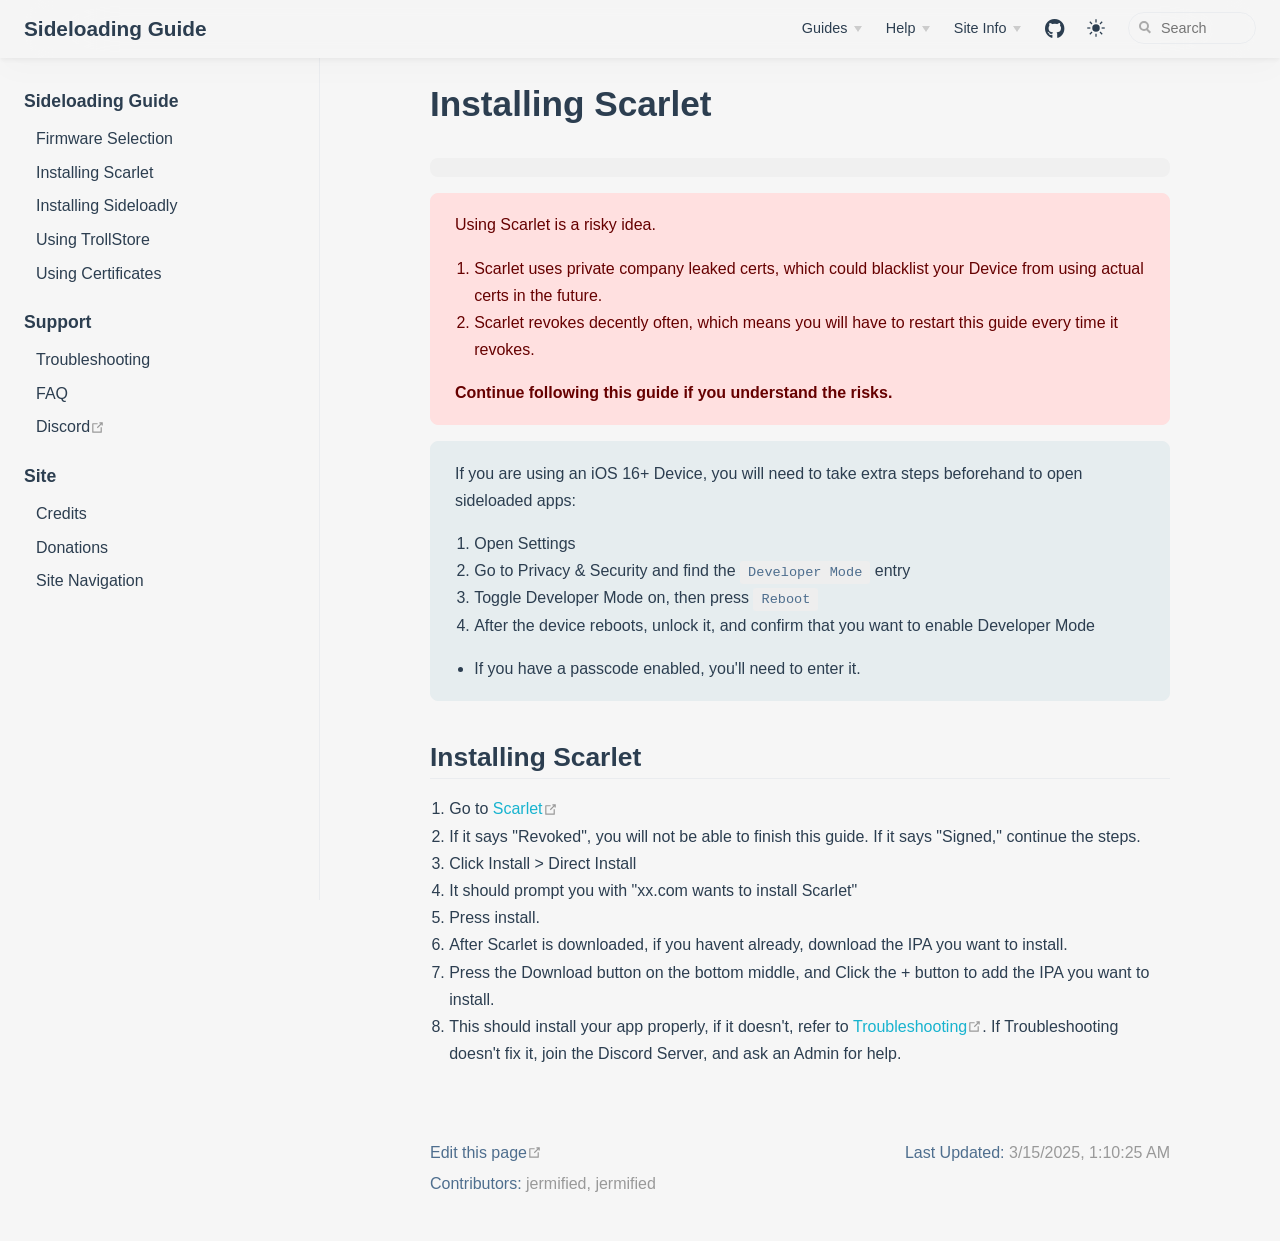
<file: installing-scarlet/index.html>
<!DOCTYPE html>
<html lang="en_US">
  <head>
    <meta charset="utf-8">
    <meta name="viewport" content="width=device-width,initial-scale=1">
    <meta name="generator" content="VuePress 2.0.0-beta.49">
    <style>
      :root {
        --c-bg: #fff;
      }
      html.dark {
        --c-bg: #22272e;
      }
      html, body {
        background-color: var(--c-bg);
      }
    </style>
    <script>
      const userMode = localStorage.getItem('vuepress-color-scheme');
			const systemDarkMode = window.matchMedia && window.matchMedia('(prefers-color-scheme: dark)').matches;
			if (userMode === 'dark' || (userMode !== 'light' && systemDarkMode)) {
				document.documentElement.classList.toggle('dark', true);
			}
    </script>
    <link rel="stylesheet" href="https://use.fontawesome.com/releases/v5.6.1/css/all.css"><script type="text/javascript" src="https://cdn.thisiswaldo.com/static/js/8406.js"></script><script src="/assets/js/analytics.js"></script><title>Installing Scarlet | Sideloading Guide</title><meta name="description" content="Tutorial to install Scarlet on most iOS devices.">
    <link rel="modulepreload" href="/assets/app.f12df921.js"><link rel="modulepreload" href="/assets/index.html.f04ab90d.js"><link rel="modulepreload" href="/assets/index.html.3e1dce6c.js"><link rel="prefetch" href="/assets/credits.html.60a35cd9.js"><link rel="prefetch" href="/assets/donations.html.a4386f20.js"><link rel="prefetch" href="/assets/faq.html.42aeb106.js"><link rel="prefetch" href="/assets/index.html.42816609.js"><link rel="prefetch" href="/assets/index.html.1d8bf219.js"><link rel="prefetch" href="/assets/index.html.48e5a6eb.js"><link rel="prefetch" href="/assets/index.html.fa55212a.js"><link rel="prefetch" href="/assets/site-navigation.html.2525e80c.js"><link rel="prefetch" href="/assets/index.html.df85aa31.js"><link rel="prefetch" href="/assets/index.html.e37aef78.js"><link rel="prefetch" href="/assets/index.html.bf72a6a5.js"><link rel="prefetch" href="/assets/404.html.9dfa17d5.js"><link rel="prefetch" href="/assets/credits.html.f4611bad.js"><link rel="prefetch" href="/assets/donations.html.e97fa05e.js"><link rel="prefetch" href="/assets/faq.html.08de2b56.js"><link rel="prefetch" href="/assets/index.html.a75c9735.js"><link rel="prefetch" href="/assets/index.html.47979bd6.js"><link rel="prefetch" href="/assets/index.html.c2621256.js"><link rel="prefetch" href="/assets/index.html.ffe8a50e.js"><link rel="prefetch" href="/assets/site-navigation.html.2cba6f5f.js"><link rel="prefetch" href="/assets/index.html.513cd13f.js"><link rel="prefetch" href="/assets/index.html.2f69f557.js"><link rel="prefetch" href="/assets/index.html.5ee9fc07.js"><link rel="prefetch" href="/assets/404.html.1d617dce.js"><link rel="prefetch" href="/assets/404.11486a14.js"><link rel="prefetch" href="/assets/Layout.908f3eea.js"><link rel="prefetch" href="/assets/Tab.65b7c510.js"><link rel="prefetch" href="/assets/Tabs.6bf7418d.js">
    <link rel="stylesheet" href="/assets/style.50be1f61.css">
  </head>
  <body>
    <div id="app"><!--[--><div class="theme-container"><!--[--><header class="navbar"><div class="toggle-sidebar-button" title="Toggle sidebar" aria-expanded="false" role="button" tabindex="0"><div class="icon" aria-hidden="true"><span></span><span></span><span></span></div></div><span><a href="/" class=""><!----><span class="site-name">Sideloading Guide</span></a></span><div class="navbar-items-wrapper" style=""><!--[--><!--]--><nav class="navbar-items can-hide"><!--[--><div class="navbar-item"><div class="navbar-dropdown-wrapper"><button class="navbar-dropdown-title" type="button" aria-label="Guides"><span class="title">Guides</span><span class="arrow down"></span></button><button class="navbar-dropdown-title-mobile" type="button" aria-label="Guides"><span class="title">Guides</span><span class="right arrow"></span></button><ul style="display:none;" class="navbar-dropdown"><!--[--><li class="navbar-dropdown-item"><a href="/firmware-selection/" class="" aria-label="Firmware Selection"><!--[--><!--]--><span>Firmware Selection</span><!--[--><!--]--></a></li><li class="navbar-dropdown-item"><a aria-current="page" href="/installing-scarlet/" class="router-link-active router-link-exact-active router-link-active" aria-label="Installing Scarlet"><!--[--><!--]--><span>Installing Scarlet</span><!--[--><!--]--></a></li><li class="navbar-dropdown-item"><a href="/using-certs/" class="" aria-label="Using Certificates"><!--[--><!--]--><span>Using Certificates</span><!--[--><!--]--></a></li><li class="navbar-dropdown-item"><a href="/installing-sideloadly/" class="" aria-label="Installing Sideloadly"><!--[--><!--]--><span>Installing Sideloadly</span><!--[--><!--]--></a></li><li class="navbar-dropdown-item"><a href="/using-trollstore/" class="" aria-label="Using TrollStore"><!--[--><!--]--><span>Using TrollStore</span><!--[--><!--]--></a></li><!--]--></ul></div></div><div class="navbar-item"><div class="navbar-dropdown-wrapper"><button class="navbar-dropdown-title" type="button" aria-label="Help"><span class="title">Help</span><span class="arrow down"></span></button><button class="navbar-dropdown-title-mobile" type="button" aria-label="Help"><span class="title">Help</span><span class="right arrow"></span></button><ul style="display:none;" class="navbar-dropdown"><!--[--><li class="navbar-dropdown-item"><a href="/faq.html" class="" aria-label="FAQ"><!--[--><!--]--><span>FAQ</span><!--[--><!--]--></a></li><li class="navbar-dropdown-item"><a href="/troubleshooting" class="" aria-label="Troubleshooting"><!--[--><!--]--><span>Troubleshooting</span><!--[--><!--]--></a></li><li class="navbar-dropdown-item"><a class="external-link" href="https://discord.gg/fnafworld" rel="noopener noreferrer" target="_blank" aria-label="Discord"><!--[--><!--]--><span>Discord</span><span><svg class="external-link-icon" xmlns="http://www.w3.org/2000/svg" aria-hidden="true" focusable="false" x="0px" y="0px" viewBox="0 0 100 100" width="15" height="15"><path fill="currentColor" d="M18.8,85.1h56l0,0c2.2,0,4-1.8,4-4v-32h-8v28h-48v-48h28v-8h-32l0,0c-2.2,0-4,1.8-4,4v56C14.8,83.3,16.6,85.1,18.8,85.1z"></path><polygon fill="currentColor" points="45.7,48.7 51.3,54.3 77.2,28.5 77.2,37.2 85.2,37.2 85.2,14.9 62.8,14.9 62.8,22.9 71.5,22.9"></polygon></svg><span class="external-link-icon-sr-only">Open in new window</span></span><!--[--><!--]--></a></li><!--]--></ul></div></div><div class="navbar-item"><div class="navbar-dropdown-wrapper"><button class="navbar-dropdown-title" type="button" aria-label="Site Info"><span class="title">Site Info</span><span class="arrow down"></span></button><button class="navbar-dropdown-title-mobile" type="button" aria-label="Site Info"><span class="title">Site Info</span><span class="right arrow"></span></button><ul style="display:none;" class="navbar-dropdown"><!--[--><li class="navbar-dropdown-item"><a href="/donations.html" class="" aria-label="Donations"><!--[--><!--]--><span>Donations</span><!--[--><!--]--></a></li><li class="navbar-dropdown-item"><a href="/credits.html" class="" aria-label="Credits"><!--[--><!--]--><span>Credits</span><!--[--><!--]--></a></li><li class="navbar-dropdown-item"><a class="external-link" href="https://github.com/fnafworldmodding/fnafworldmodding.github.io/" rel="noopener noreferrer" target="_blank" aria-label="Source"><!--[--><!--]--><span>Source</span><span><svg class="external-link-icon" xmlns="http://www.w3.org/2000/svg" aria-hidden="true" focusable="false" x="0px" y="0px" viewBox="0 0 100 100" width="15" height="15"><path fill="currentColor" d="M18.8,85.1h56l0,0c2.2,0,4-1.8,4-4v-32h-8v28h-48v-48h28v-8h-32l0,0c-2.2,0-4,1.8-4,4v56C14.8,83.3,16.6,85.1,18.8,85.1z"></path><polygon fill="currentColor" points="45.7,48.7 51.3,54.3 77.2,28.5 77.2,37.2 85.2,37.2 85.2,14.9 62.8,14.9 62.8,22.9 71.5,22.9"></polygon></svg><span class="external-link-icon-sr-only">Open in new window</span></span><!--[--><!--]--></a></li><li class="navbar-dropdown-item"><a href="/site-navigation.html" class="" aria-label="Site Navigation"><!--[--><!--]--><span>Site Navigation</span><!--[--><!--]--></a></li><!--]--></ul></div></div><div class="navbar-item"><a class="external-link" href="https://github.com/fnafworldmodding/fnafworldmodding.github.io" rel="noopener noreferrer" target="_blank" aria-label="&lt;i class=&quot;fab fa-github&quot;&gt;&lt;/i&gt;"><!--[--><!--]--><span><i class="fab fa-github"></i></span><span><svg class="external-link-icon" xmlns="http://www.w3.org/2000/svg" aria-hidden="true" focusable="false" x="0px" y="0px" viewBox="0 0 100 100" width="15" height="15"><path fill="currentColor" d="M18.8,85.1h56l0,0c2.2,0,4-1.8,4-4v-32h-8v28h-48v-48h28v-8h-32l0,0c-2.2,0-4,1.8-4,4v56C14.8,83.3,16.6,85.1,18.8,85.1z"></path><polygon fill="currentColor" points="45.7,48.7 51.3,54.3 77.2,28.5 77.2,37.2 85.2,37.2 85.2,14.9 62.8,14.9 62.8,22.9 71.5,22.9"></polygon></svg><span class="external-link-icon-sr-only">Open in new window</span></span><!--[--><!--]--></a></div><!--]--></nav><!--[--><!--]--><button class="toggle-color-mode-button" title="toggle color mode"><svg style="" class="icon" focusable="false" viewBox="0 0 32 32"><path d="M16 12.005a4 0 0 1 1-4 4a4.005 4.005 0 0 0 4-4m0-2a6 6 0 1 0 6 6a6 6 0 0 0-6-6z" fill="currentColor"></path><path d="M5.394 6.813l1.414-1.415l3.506 3.506L8.9 10.318z" fill="currentColor"></path><path d="M2 15.005h5v2H2z" fill="currentColor"></path><path d="M5.394 25.197L8.9 21.691l1.414 1.415l-3.506 3.505z" fill="currentColor"></path><path d="M15 25.005h2v5h-2z" fill="currentColor"></path><path d="M21.687 23.106l1.414-1.415l3.506 3.506l-1.414 1.414z" fill="currentColor"></path><path d="M25 15.005h5v2h-5z" fill="currentColor"></path><path d="M21.687 8.904l3.506-3.506l1.414 1.415l-3.506 3.505z" fill="currentColor"></path><path d="M15 2.005h2v5h-2z" fill="currentColor"></path></svg><svg style="display:none;" class="icon" focusable="false" viewBox="0 0 28 28"><path d="
          M13.502 5.414
          c-.138 0-.278.005-.418 0
          M14.98 3a1.002 1.002 0 0 0-.175.016
          a13.096 13.096 0 0 0 1.825 25.981
          c.164.006.328 0 .49 0
          a13.072 13.072 0 0 0 10.703-5.555
          a1.01 1.01 0 0 0-.783-1.565
          A13.08 13.08 0 0 1 15.89 4.38
          A1.015 1.015 0 0 0 14.98 3
        z" fill="currentColor"></path></svg></button><form class="search-box" role="search"><input type="search" placeholder="Search" autocomplete="off" spellcheck="false" value><!----></form></div></header><!--]--><div class="sidebar-mask"></div><!--[--><aside class="sidebar"><nav class="navbar-items"><!--[--><div class="navbar-item"><div class="navbar-dropdown-wrapper"><button class="navbar-dropdown-title" type="button" aria-label="Guides"><span class="title">Guides</span><span class="arrow down"></span></button><button class="navbar-dropdown-title-mobile" type="button" aria-label="Guides"><span class="title">Guides</span><span class="right arrow"></span></button><ul style="display:none;" class="navbar-dropdown"><!--[--><li class="navbar-dropdown-item"><a href="/firmware-selection/" class="" aria-label="Firmware Selection"><!--[--><!--]--><span>Firmware Selection</span><!--[--><!--]--></a></li><li class="navbar-dropdown-item"><a aria-current="page" href="/installing-scarlet/" class="router-link-active router-link-exact-active router-link-active" aria-label="Installing Scarlet"><!--[--><!--]--><span>Installing Scarlet</span><!--[--><!--]--></a></li><li class="navbar-dropdown-item"><a href="/using-certs/" class="" aria-label="Using Certificates"><!--[--><!--]--><span>Using Certificates</span><!--[--><!--]--></a></li><li class="navbar-dropdown-item"><a href="/installing-sideloadly/" class="" aria-label="Installing Sideloadly"><!--[--><!--]--><span>Installing Sideloadly</span><!--[--><!--]--></a></li><li class="navbar-dropdown-item"><a href="/using-trollstore/" class="" aria-label="Using TrollStore"><!--[--><!--]--><span>Using TrollStore</span><!--[--><!--]--></a></li><!--]--></ul></div></div><div class="navbar-item"><div class="navbar-dropdown-wrapper"><button class="navbar-dropdown-title" type="button" aria-label="Help"><span class="title">Help</span><span class="arrow down"></span></button><button class="navbar-dropdown-title-mobile" type="button" aria-label="Help"><span class="title">Help</span><span class="right arrow"></span></button><ul style="display:none;" class="navbar-dropdown"><!--[--><li class="navbar-dropdown-item"><a href="/faq.html" class="" aria-label="FAQ"><!--[--><!--]--><span>FAQ</span><!--[--><!--]--></a></li><li class="navbar-dropdown-item"><a href="/troubleshooting" class="" aria-label="Troubleshooting"><!--[--><!--]--><span>Troubleshooting</span><!--[--><!--]--></a></li><li class="navbar-dropdown-item"><a class="external-link" href="https://discord.gg/fnafworld" rel="noopener noreferrer" target="_blank" aria-label="Discord"><!--[--><!--]--><span>Discord</span><span><svg class="external-link-icon" xmlns="http://www.w3.org/2000/svg" aria-hidden="true" focusable="false" x="0px" y="0px" viewBox="0 0 100 100" width="15" height="15"><path fill="currentColor" d="M18.8,85.1h56l0,0c2.2,0,4-1.8,4-4v-32h-8v28h-48v-48h28v-8h-32l0,0c-2.2,0-4,1.8-4,4v56C14.8,83.3,16.6,85.1,18.8,85.1z"></path><polygon fill="currentColor" points="45.7,48.7 51.3,54.3 77.2,28.5 77.2,37.2 85.2,37.2 85.2,14.9 62.8,14.9 62.8,22.9 71.5,22.9"></polygon></svg><span class="external-link-icon-sr-only">Open in new window</span></span><!--[--><!--]--></a></li><!--]--></ul></div></div><div class="navbar-item"><div class="navbar-dropdown-wrapper"><button class="navbar-dropdown-title" type="button" aria-label="Site Info"><span class="title">Site Info</span><span class="arrow down"></span></button><button class="navbar-dropdown-title-mobile" type="button" aria-label="Site Info"><span class="title">Site Info</span><span class="right arrow"></span></button><ul style="display:none;" class="navbar-dropdown"><!--[--><li class="navbar-dropdown-item"><a href="/donations.html" class="" aria-label="Donations"><!--[--><!--]--><span>Donations</span><!--[--><!--]--></a></li><li class="navbar-dropdown-item"><a href="/credits.html" class="" aria-label="Credits"><!--[--><!--]--><span>Credits</span><!--[--><!--]--></a></li><li class="navbar-dropdown-item"><a class="external-link" href="https://github.com/fnafworldmodding/fnafworldmodding.github.io/" rel="noopener noreferrer" target="_blank" aria-label="Source"><!--[--><!--]--><span>Source</span><span><svg class="external-link-icon" xmlns="http://www.w3.org/2000/svg" aria-hidden="true" focusable="false" x="0px" y="0px" viewBox="0 0 100 100" width="15" height="15"><path fill="currentColor" d="M18.8,85.1h56l0,0c2.2,0,4-1.8,4-4v-32h-8v28h-48v-48h28v-8h-32l0,0c-2.2,0-4,1.8-4,4v56C14.8,83.3,16.6,85.1,18.8,85.1z"></path><polygon fill="currentColor" points="45.7,48.7 51.3,54.3 77.2,28.5 77.2,37.2 85.2,37.2 85.2,14.9 62.8,14.9 62.8,22.9 71.5,22.9"></polygon></svg><span class="external-link-icon-sr-only">Open in new window</span></span><!--[--><!--]--></a></li><li class="navbar-dropdown-item"><a href="/site-navigation.html" class="" aria-label="Site Navigation"><!--[--><!--]--><span>Site Navigation</span><!--[--><!--]--></a></li><!--]--></ul></div></div><div class="navbar-item"><a class="external-link" href="https://github.com/fnafworldmodding/fnafworldmodding.github.io" rel="noopener noreferrer" target="_blank" aria-label="&lt;i class=&quot;fab fa-github&quot;&gt;&lt;/i&gt;"><!--[--><!--]--><span><i class="fab fa-github"></i></span><span><svg class="external-link-icon" xmlns="http://www.w3.org/2000/svg" aria-hidden="true" focusable="false" x="0px" y="0px" viewBox="0 0 100 100" width="15" height="15"><path fill="currentColor" d="M18.8,85.1h56l0,0c2.2,0,4-1.8,4-4v-32h-8v28h-48v-48h28v-8h-32l0,0c-2.2,0-4,1.8-4,4v56C14.8,83.3,16.6,85.1,18.8,85.1z"></path><polygon fill="currentColor" points="45.7,48.7 51.3,54.3 77.2,28.5 77.2,37.2 85.2,37.2 85.2,14.9 62.8,14.9 62.8,22.9 71.5,22.9"></polygon></svg><span class="external-link-icon-sr-only">Open in new window</span></span><!--[--><!--]--></a></div><!--]--></nav><!--[--><!--]--><ul class="sidebar-items"><!--[--><li><p tabindex="0" class="sidebar-item sidebar-heading">Sideloading Guide <!----></p><ul style="display:none;" class="sidebar-item-children"><!--[--><li><a href="/firmware-selection" class="sidebar-item" aria-label="Firmware Selection"><!--[--><!--]--><span>Firmware Selection</span><!--[--><!--]--></a><!----></li><li><a aria-current="page" href="/installing-scarlet" class="router-link-active router-link-exact-active router-link-active sidebar-item" aria-label="Installing Scarlet"><!--[--><!--]--><span>Installing Scarlet</span><!--[--><!--]--></a><!----></li><li><a href="/installing-sideloadly" class="sidebar-item" aria-label="Installing Sideloadly"><!--[--><!--]--><span>Installing Sideloadly</span><!--[--><!--]--></a><!----></li><li><a href="/using-trollstore" class="sidebar-item" aria-label="Using TrollStore"><!--[--><!--]--><span>Using TrollStore</span><!--[--><!--]--></a><!----></li><li><a href="/using-certs" class="sidebar-item" aria-label="Using Certificates"><!--[--><!--]--><span>Using Certificates</span><!--[--><!--]--></a><!----></li><!--]--></ul></li><li><p tabindex="0" class="sidebar-item sidebar-heading">Support <!----></p><ul style="display:none;" class="sidebar-item-children"><!--[--><li><a href="/troubleshooting" class="sidebar-item" aria-label="Troubleshooting"><!--[--><!--]--><span>Troubleshooting</span><!--[--><!--]--></a><!----></li><li><a href="/faq.html" class="sidebar-item" aria-label="FAQ"><!--[--><!--]--><span>FAQ</span><!--[--><!--]--></a><!----></li><li><a class="external-link sidebar-item" href="https://discord.gg/fnafworld" rel="noopener noreferrer" target="_blank" aria-label="Discord"><!--[--><!--]--><span>Discord</span><span><svg class="external-link-icon" xmlns="http://www.w3.org/2000/svg" aria-hidden="true" focusable="false" x="0px" y="0px" viewBox="0 0 100 100" width="15" height="15"><path fill="currentColor" d="M18.8,85.1h56l0,0c2.2,0,4-1.8,4-4v-32h-8v28h-48v-48h28v-8h-32l0,0c-2.2,0-4,1.8-4,4v56C14.8,83.3,16.6,85.1,18.8,85.1z"></path><polygon fill="currentColor" points="45.7,48.7 51.3,54.3 77.2,28.5 77.2,37.2 85.2,37.2 85.2,14.9 62.8,14.9 62.8,22.9 71.5,22.9"></polygon></svg><span class="external-link-icon-sr-only">Open in new window</span></span><!--[--><!--]--></a><!----></li><!--]--></ul></li><li><p tabindex="0" class="sidebar-item sidebar-heading">Site <!----></p><ul style="display:none;" class="sidebar-item-children"><!--[--><li><a href="/credits.html" class="sidebar-item" aria-label="Credits"><!--[--><!--]--><span>Credits</span><!--[--><!--]--></a><!----></li><li><a href="/donations.html" class="sidebar-item" aria-label="Donations"><!--[--><!--]--><span>Donations</span><!--[--><!--]--></a><!----></li><li><a href="/site-navigation.html" class="sidebar-item" aria-label="Site Navigation"><!--[--><!--]--><span>Site Navigation</span><!--[--><!--]--></a><!----></li><!--]--></ul></li><!--]--></ul><!--[--><!--]--></aside><!--]--><!--[--><main class="page"><div class="theme-default-content"><!--[--><!--[--><h1 id="pageTitle">Installing Scarlet</h1><div class="custom-container none"><p><p>For support, ask for help on the FNaF World Modding <a href="https://discord.gg/fnafworld">Discord Server</a>.</p>
</p></div><!--]--><!--]--><div id="waldo-tag-8408" style="margin-bottom:1em;"></div><div><div class="custom-container danger"><p class="custom-container-title">DANGER</p><p>Using Scarlet is a risky idea.</p><ol><li>Scarlet uses private company leaked certs, which could blacklist your Device from using actual certs in the future.</li><li>Scarlet revokes decently often, which means you will have to restart this guide every time it revokes.</li></ol><p><strong>Continue following this guide if you understand the risks.</strong></p></div><div class="custom-container tip"><p class="custom-container-title">TIP</p><p>If you are using an iOS 16+ Device, you will need to take extra steps beforehand to open sideloaded apps:</p><ol><li>Open Settings</li><li>Go to Privacy &amp; Security and find the <code>Developer Mode</code> entry</li><li>Toggle Developer Mode on, then press <code>Reboot</code></li><li>After the device reboots, unlock it, and confirm that you want to enable Developer Mode</li></ol><ul><li>If you have a passcode enabled, you&#39;ll need to enter it.</li></ul></div><h2 id="installing-scarlet" tabindex="-1"><a class="header-anchor" href="#installing-scarlet" aria-hidden="true">#</a> Installing Scarlet</h2><ol><li>Go to <a href="https://usescarlet.com/#install" target="_blank" rel="noopener noreferrer">Scarlet<span><svg class="external-link-icon" xmlns="http://www.w3.org/2000/svg" aria-hidden="true" focusable="false" x="0px" y="0px" viewBox="0 0 100 100" width="15" height="15"><path fill="currentColor" d="M18.8,85.1h56l0,0c2.2,0,4-1.8,4-4v-32h-8v28h-48v-48h28v-8h-32l0,0c-2.2,0-4,1.8-4,4v56C14.8,83.3,16.6,85.1,18.8,85.1z"></path><polygon fill="currentColor" points="45.7,48.7 51.3,54.3 77.2,28.5 77.2,37.2 85.2,37.2 85.2,14.9 62.8,14.9 62.8,22.9 71.5,22.9"></polygon></svg><span class="external-link-icon-sr-only">Open in new window</span></span></a></li><li>If it says &quot;Revoked&quot;, you will not be able to finish this guide. If it says &quot;Signed,&quot; continue the steps.</li><li>Click Install &gt; Direct Install</li><li>It should prompt you with &quot;xx.com wants to install Scarlet&quot;</li><li>Press install.</li><li>After Scarlet is downloaded, if you havent already, download the IPA you want to install.</li><li>Press the Download button on the bottom middle, and Click the + button to add the IPA you want to install.</li><li>This should install your app properly, if it doesn&#39;t, refer to <a href="https://jermification.github.io/troubleshooting/" target="_blank" rel="noopener noreferrer">Troubleshooting<span><svg class="external-link-icon" xmlns="http://www.w3.org/2000/svg" aria-hidden="true" focusable="false" x="0px" y="0px" viewBox="0 0 100 100" width="15" height="15"><path fill="currentColor" d="M18.8,85.1h56l0,0c2.2,0,4-1.8,4-4v-32h-8v28h-48v-48h28v-8h-32l0,0c-2.2,0-4,1.8-4,4v56C14.8,83.3,16.6,85.1,18.8,85.1z"></path><polygon fill="currentColor" points="45.7,48.7 51.3,54.3 77.2,28.5 77.2,37.2 85.2,37.2 85.2,14.9 62.8,14.9 62.8,22.9 71.5,22.9"></polygon></svg><span class="external-link-icon-sr-only">Open in new window</span></span></a>. If Troubleshooting doesn&#39;t fix it, join the Discord Server, and ask an Admin for help.</li></ol></div><div id="waldo-tag-8442"></div><!--[--><!--]--></div><footer class="page-meta"><div class="meta-item edit-link"><a class="external-link meta-item-label" href="https://github.com/fnafworldmodding/fnafworldmodding.github.io/edit/main/installing-scarlet.md" rel="noopener noreferrer" target="_blank" aria-label="Edit this page"><!--[--><!--]--><span>Edit this page</span><span><svg class="external-link-icon" xmlns="http://www.w3.org/2000/svg" aria-hidden="true" focusable="false" x="0px" y="0px" viewBox="0 0 100 100" width="15" height="15"><path fill="currentColor" d="M18.8,85.1h56l0,0c2.2,0,4-1.8,4-4v-32h-8v28h-48v-48h28v-8h-32l0,0c-2.2,0-4,1.8-4,4v56C14.8,83.3,16.6,85.1,18.8,85.1z"></path><polygon fill="currentColor" points="45.7,48.7 51.3,54.3 77.2,28.5 77.2,37.2 85.2,37.2 85.2,14.9 62.8,14.9 62.8,22.9 71.5,22.9"></polygon></svg><span class="external-link-icon-sr-only">Open in new window</span></span><!--[--><!--]--></a></div><div class="meta-item last-updated"><span class="meta-item-label">Last Updated: </span><!----></div><div class="meta-item contributors"><span class="meta-item-label">Contributors: </span><span class="meta-item-info"><!--[--><!--[--><span class="contributor" title="email: 199411248+jermification@users.noreply.github.com">jermified</span><!--[-->, <!--]--><!--]--><!--[--><span class="contributor" title="email: 147565175+jermifiedd@users.noreply.github.com">jermified</span><!----><!--]--><!--]--></span></div></footer><!----></main><!--]--></div><!----><!--]--></div>
    <script type="module" src="/assets/app.f12df921.js" defer></script>
  </body>
</html>
</file>
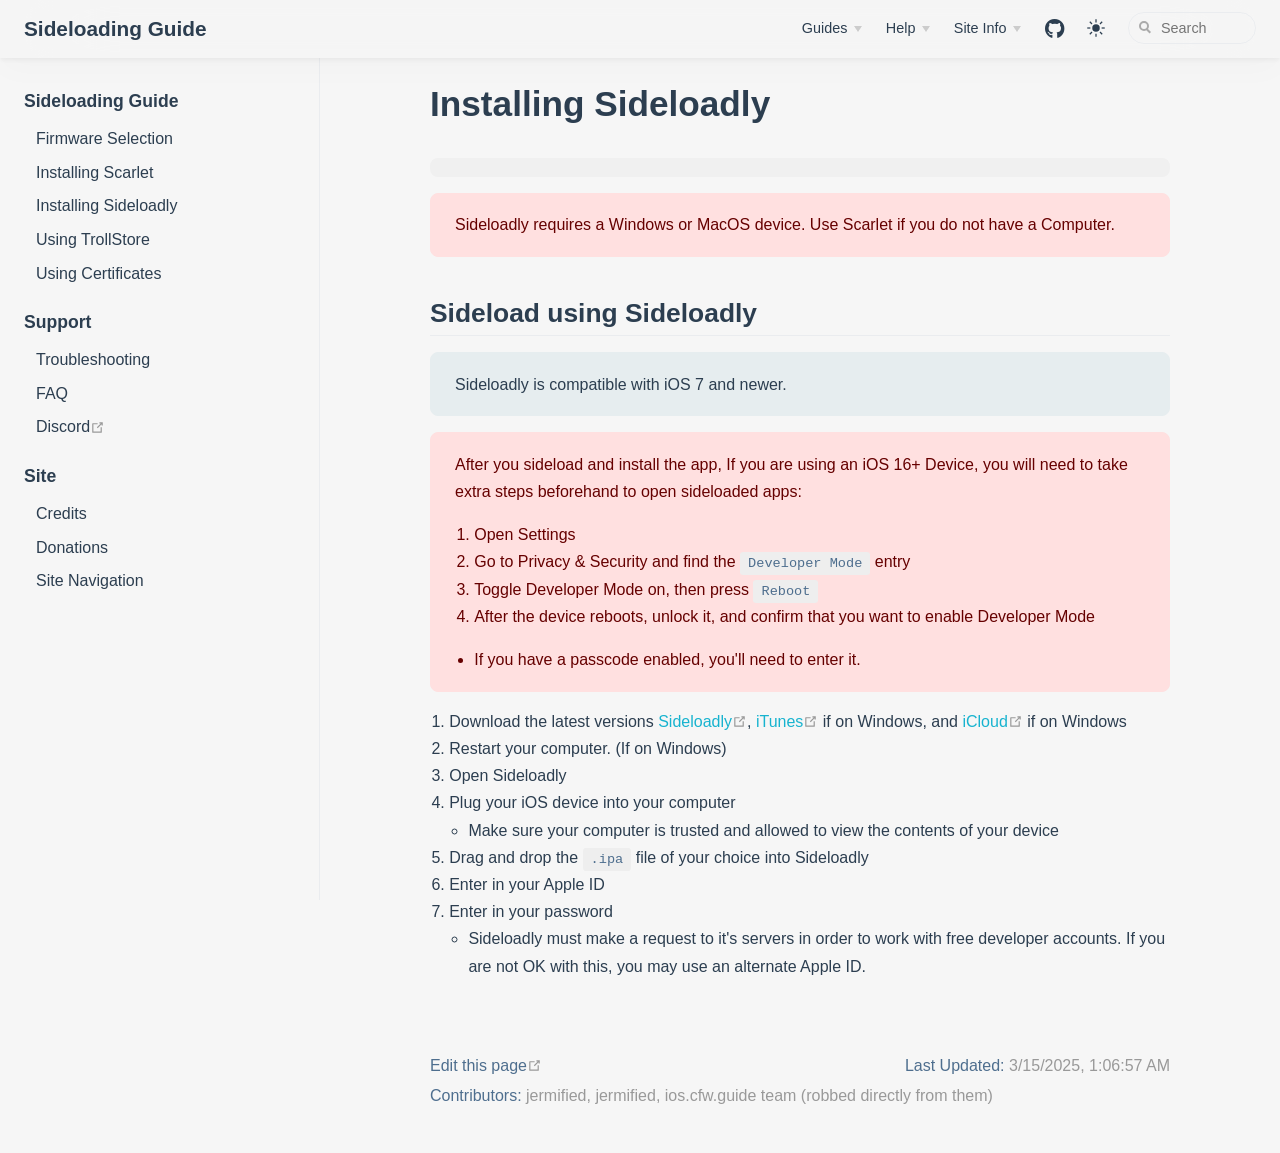
<file: installing-sideloadly/index.html>
<!DOCTYPE html>
<html lang="en_US">
  <head>
    <meta charset="utf-8">
    <meta name="viewport" content="width=device-width,initial-scale=1">
    <meta name="generator" content="VuePress 2.0.0-beta.49">
    <style>
      :root {
        --c-bg: #fff;
      }
      html.dark {
        --c-bg: #22272e;
      }
      html, body {
        background-color: var(--c-bg);
      }
    </style>
    <script>
      const userMode = localStorage.getItem('vuepress-color-scheme');
			const systemDarkMode = window.matchMedia && window.matchMedia('(prefers-color-scheme: dark)').matches;
			if (userMode === 'dark' || (userMode !== 'light' && systemDarkMode)) {
				document.documentElement.classList.toggle('dark', true);
			}
    </script>
    <link rel="stylesheet" href="https://use.fontawesome.com/releases/v5.6.1/css/all.css"><script type="text/javascript" src="https://cdn.thisiswaldo.com/static/js/8406.js"></script><script src="/assets/js/analytics.js"></script><title>Installing Sideloadly | Sideloading Guide</title><meta name="description" content="Tutorial to install/use Sideloadly to install apps on iOS devices.">
    <link rel="modulepreload" href="/assets/app.f12df921.js"><link rel="modulepreload" href="/assets/index.html.ffe8a50e.js"><link rel="modulepreload" href="/assets/index.html.fa55212a.js"><link rel="prefetch" href="/assets/credits.html.60a35cd9.js"><link rel="prefetch" href="/assets/donations.html.a4386f20.js"><link rel="prefetch" href="/assets/faq.html.42aeb106.js"><link rel="prefetch" href="/assets/index.html.42816609.js"><link rel="prefetch" href="/assets/index.html.1d8bf219.js"><link rel="prefetch" href="/assets/index.html.48e5a6eb.js"><link rel="prefetch" href="/assets/index.html.3e1dce6c.js"><link rel="prefetch" href="/assets/site-navigation.html.2525e80c.js"><link rel="prefetch" href="/assets/index.html.df85aa31.js"><link rel="prefetch" href="/assets/index.html.e37aef78.js"><link rel="prefetch" href="/assets/index.html.bf72a6a5.js"><link rel="prefetch" href="/assets/404.html.9dfa17d5.js"><link rel="prefetch" href="/assets/credits.html.f4611bad.js"><link rel="prefetch" href="/assets/donations.html.e97fa05e.js"><link rel="prefetch" href="/assets/faq.html.08de2b56.js"><link rel="prefetch" href="/assets/index.html.a75c9735.js"><link rel="prefetch" href="/assets/index.html.47979bd6.js"><link rel="prefetch" href="/assets/index.html.c2621256.js"><link rel="prefetch" href="/assets/index.html.f04ab90d.js"><link rel="prefetch" href="/assets/site-navigation.html.2cba6f5f.js"><link rel="prefetch" href="/assets/index.html.513cd13f.js"><link rel="prefetch" href="/assets/index.html.2f69f557.js"><link rel="prefetch" href="/assets/index.html.5ee9fc07.js"><link rel="prefetch" href="/assets/404.html.1d617dce.js"><link rel="prefetch" href="/assets/404.11486a14.js"><link rel="prefetch" href="/assets/Layout.908f3eea.js"><link rel="prefetch" href="/assets/Tab.65b7c510.js"><link rel="prefetch" href="/assets/Tabs.6bf7418d.js">
    <link rel="stylesheet" href="/assets/style.50be1f61.css">
  </head>
  <body>
    <div id="app"><!--[--><div class="theme-container"><!--[--><header class="navbar"><div class="toggle-sidebar-button" title="Toggle sidebar" aria-expanded="false" role="button" tabindex="0"><div class="icon" aria-hidden="true"><span></span><span></span><span></span></div></div><span><a href="/" class=""><!----><span class="site-name">Sideloading Guide</span></a></span><div class="navbar-items-wrapper" style=""><!--[--><!--]--><nav class="navbar-items can-hide"><!--[--><div class="navbar-item"><div class="navbar-dropdown-wrapper"><button class="navbar-dropdown-title" type="button" aria-label="Guides"><span class="title">Guides</span><span class="arrow down"></span></button><button class="navbar-dropdown-title-mobile" type="button" aria-label="Guides"><span class="title">Guides</span><span class="right arrow"></span></button><ul style="display:none;" class="navbar-dropdown"><!--[--><li class="navbar-dropdown-item"><a href="/firmware-selection/" class="" aria-label="Firmware Selection"><!--[--><!--]--><span>Firmware Selection</span><!--[--><!--]--></a></li><li class="navbar-dropdown-item"><a href="/installing-scarlet/" class="" aria-label="Installing Scarlet"><!--[--><!--]--><span>Installing Scarlet</span><!--[--><!--]--></a></li><li class="navbar-dropdown-item"><a href="/using-certs/" class="" aria-label="Using Certificates"><!--[--><!--]--><span>Using Certificates</span><!--[--><!--]--></a></li><li class="navbar-dropdown-item"><a aria-current="page" href="/installing-sideloadly/" class="router-link-active router-link-exact-active router-link-active" aria-label="Installing Sideloadly"><!--[--><!--]--><span>Installing Sideloadly</span><!--[--><!--]--></a></li><li class="navbar-dropdown-item"><a href="/using-trollstore/" class="" aria-label="Using TrollStore"><!--[--><!--]--><span>Using TrollStore</span><!--[--><!--]--></a></li><!--]--></ul></div></div><div class="navbar-item"><div class="navbar-dropdown-wrapper"><button class="navbar-dropdown-title" type="button" aria-label="Help"><span class="title">Help</span><span class="arrow down"></span></button><button class="navbar-dropdown-title-mobile" type="button" aria-label="Help"><span class="title">Help</span><span class="right arrow"></span></button><ul style="display:none;" class="navbar-dropdown"><!--[--><li class="navbar-dropdown-item"><a href="/faq.html" class="" aria-label="FAQ"><!--[--><!--]--><span>FAQ</span><!--[--><!--]--></a></li><li class="navbar-dropdown-item"><a href="/troubleshooting" class="" aria-label="Troubleshooting"><!--[--><!--]--><span>Troubleshooting</span><!--[--><!--]--></a></li><li class="navbar-dropdown-item"><a class="external-link" href="https://discord.gg/fnafworld" rel="noopener noreferrer" target="_blank" aria-label="Discord"><!--[--><!--]--><span>Discord</span><span><svg class="external-link-icon" xmlns="http://www.w3.org/2000/svg" aria-hidden="true" focusable="false" x="0px" y="0px" viewBox="0 0 100 100" width="15" height="15"><path fill="currentColor" d="M18.8,85.1h56l0,0c2.2,0,4-1.8,4-4v-32h-8v28h-48v-48h28v-8h-32l0,0c-2.2,0-4,1.8-4,4v56C14.8,83.3,16.6,85.1,18.8,85.1z"></path><polygon fill="currentColor" points="45.7,48.7 51.3,54.3 77.2,28.5 77.2,37.2 85.2,37.2 85.2,14.9 62.8,14.9 62.8,22.9 71.5,22.9"></polygon></svg><span class="external-link-icon-sr-only">Open in new window</span></span><!--[--><!--]--></a></li><!--]--></ul></div></div><div class="navbar-item"><div class="navbar-dropdown-wrapper"><button class="navbar-dropdown-title" type="button" aria-label="Site Info"><span class="title">Site Info</span><span class="arrow down"></span></button><button class="navbar-dropdown-title-mobile" type="button" aria-label="Site Info"><span class="title">Site Info</span><span class="right arrow"></span></button><ul style="display:none;" class="navbar-dropdown"><!--[--><li class="navbar-dropdown-item"><a href="/donations.html" class="" aria-label="Donations"><!--[--><!--]--><span>Donations</span><!--[--><!--]--></a></li><li class="navbar-dropdown-item"><a href="/credits.html" class="" aria-label="Credits"><!--[--><!--]--><span>Credits</span><!--[--><!--]--></a></li><li class="navbar-dropdown-item"><a class="external-link" href="https://github.com/fnafworldmodding/fnafworldmodding.github.io/" rel="noopener noreferrer" target="_blank" aria-label="Source"><!--[--><!--]--><span>Source</span><span><svg class="external-link-icon" xmlns="http://www.w3.org/2000/svg" aria-hidden="true" focusable="false" x="0px" y="0px" viewBox="0 0 100 100" width="15" height="15"><path fill="currentColor" d="M18.8,85.1h56l0,0c2.2,0,4-1.8,4-4v-32h-8v28h-48v-48h28v-8h-32l0,0c-2.2,0-4,1.8-4,4v56C14.8,83.3,16.6,85.1,18.8,85.1z"></path><polygon fill="currentColor" points="45.7,48.7 51.3,54.3 77.2,28.5 77.2,37.2 85.2,37.2 85.2,14.9 62.8,14.9 62.8,22.9 71.5,22.9"></polygon></svg><span class="external-link-icon-sr-only">Open in new window</span></span><!--[--><!--]--></a></li><li class="navbar-dropdown-item"><a href="/site-navigation.html" class="" aria-label="Site Navigation"><!--[--><!--]--><span>Site Navigation</span><!--[--><!--]--></a></li><!--]--></ul></div></div><div class="navbar-item"><a class="external-link" href="https://github.com/fnafworldmodding/fnafworldmodding.github.io" rel="noopener noreferrer" target="_blank" aria-label="&lt;i class=&quot;fab fa-github&quot;&gt;&lt;/i&gt;"><!--[--><!--]--><span><i class="fab fa-github"></i></span><span><svg class="external-link-icon" xmlns="http://www.w3.org/2000/svg" aria-hidden="true" focusable="false" x="0px" y="0px" viewBox="0 0 100 100" width="15" height="15"><path fill="currentColor" d="M18.8,85.1h56l0,0c2.2,0,4-1.8,4-4v-32h-8v28h-48v-48h28v-8h-32l0,0c-2.2,0-4,1.8-4,4v56C14.8,83.3,16.6,85.1,18.8,85.1z"></path><polygon fill="currentColor" points="45.7,48.7 51.3,54.3 77.2,28.5 77.2,37.2 85.2,37.2 85.2,14.9 62.8,14.9 62.8,22.9 71.5,22.9"></polygon></svg><span class="external-link-icon-sr-only">Open in new window</span></span><!--[--><!--]--></a></div><!--]--></nav><!--[--><!--]--><button class="toggle-color-mode-button" title="toggle color mode"><svg style="" class="icon" focusable="false" viewBox="0 0 32 32"><path d="M16 12.005a4 0 0 1 1-4 4a4.005 4.005 0 0 0 4-4m0-2a6 6 0 1 0 6 6a6 6 0 0 0-6-6z" fill="currentColor"></path><path d="M5.394 6.813l1.414-1.415l3.506 3.506L8.9 10.318z" fill="currentColor"></path><path d="M2 15.005h5v2H2z" fill="currentColor"></path><path d="M5.394 25.197L8.9 21.691l1.414 1.415l-3.506 3.505z" fill="currentColor"></path><path d="M15 25.005h2v5h-2z" fill="currentColor"></path><path d="M21.687 23.106l1.414-1.415l3.506 3.506l-1.414 1.414z" fill="currentColor"></path><path d="M25 15.005h5v2h-5z" fill="currentColor"></path><path d="M21.687 8.904l3.506-3.506l1.414 1.415l-3.506 3.505z" fill="currentColor"></path><path d="M15 2.005h2v5h-2z" fill="currentColor"></path></svg><svg style="display:none;" class="icon" focusable="false" viewBox="0 0 28 28"><path d="
          M13.502 5.414
          c-.138 0-.278.005-.418 0
          M14.98 3a1.002 1.002 0 0 0-.175.016
          a13.096 13.096 0 0 0 1.825 25.981
          c.164.006.328 0 .49 0
          a13.072 13.072 0 0 0 10.703-5.555
          a1.01 1.01 0 0 0-.783-1.565
          A13.08 13.08 0 0 1 15.89 4.38
          A1.015 1.015 0 0 0 14.98 3
        z" fill="currentColor"></path></svg></button><form class="search-box" role="search"><input type="search" placeholder="Search" autocomplete="off" spellcheck="false" value><!----></form></div></header><!--]--><div class="sidebar-mask"></div><!--[--><aside class="sidebar"><nav class="navbar-items"><!--[--><div class="navbar-item"><div class="navbar-dropdown-wrapper"><button class="navbar-dropdown-title" type="button" aria-label="Guides"><span class="title">Guides</span><span class="arrow down"></span></button><button class="navbar-dropdown-title-mobile" type="button" aria-label="Guides"><span class="title">Guides</span><span class="right arrow"></span></button><ul style="display:none;" class="navbar-dropdown"><!--[--><li class="navbar-dropdown-item"><a href="/firmware-selection/" class="" aria-label="Firmware Selection"><!--[--><!--]--><span>Firmware Selection</span><!--[--><!--]--></a></li><li class="navbar-dropdown-item"><a href="/installing-scarlet/" class="" aria-label="Installing Scarlet"><!--[--><!--]--><span>Installing Scarlet</span><!--[--><!--]--></a></li><li class="navbar-dropdown-item"><a href="/using-certs/" class="" aria-label="Using Certificates"><!--[--><!--]--><span>Using Certificates</span><!--[--><!--]--></a></li><li class="navbar-dropdown-item"><a aria-current="page" href="/installing-sideloadly/" class="router-link-active router-link-exact-active router-link-active" aria-label="Installing Sideloadly"><!--[--><!--]--><span>Installing Sideloadly</span><!--[--><!--]--></a></li><li class="navbar-dropdown-item"><a href="/using-trollstore/" class="" aria-label="Using TrollStore"><!--[--><!--]--><span>Using TrollStore</span><!--[--><!--]--></a></li><!--]--></ul></div></div><div class="navbar-item"><div class="navbar-dropdown-wrapper"><button class="navbar-dropdown-title" type="button" aria-label="Help"><span class="title">Help</span><span class="arrow down"></span></button><button class="navbar-dropdown-title-mobile" type="button" aria-label="Help"><span class="title">Help</span><span class="right arrow"></span></button><ul style="display:none;" class="navbar-dropdown"><!--[--><li class="navbar-dropdown-item"><a href="/faq.html" class="" aria-label="FAQ"><!--[--><!--]--><span>FAQ</span><!--[--><!--]--></a></li><li class="navbar-dropdown-item"><a href="/troubleshooting" class="" aria-label="Troubleshooting"><!--[--><!--]--><span>Troubleshooting</span><!--[--><!--]--></a></li><li class="navbar-dropdown-item"><a class="external-link" href="https://discord.gg/fnafworld" rel="noopener noreferrer" target="_blank" aria-label="Discord"><!--[--><!--]--><span>Discord</span><span><svg class="external-link-icon" xmlns="http://www.w3.org/2000/svg" aria-hidden="true" focusable="false" x="0px" y="0px" viewBox="0 0 100 100" width="15" height="15"><path fill="currentColor" d="M18.8,85.1h56l0,0c2.2,0,4-1.8,4-4v-32h-8v28h-48v-48h28v-8h-32l0,0c-2.2,0-4,1.8-4,4v56C14.8,83.3,16.6,85.1,18.8,85.1z"></path><polygon fill="currentColor" points="45.7,48.7 51.3,54.3 77.2,28.5 77.2,37.2 85.2,37.2 85.2,14.9 62.8,14.9 62.8,22.9 71.5,22.9"></polygon></svg><span class="external-link-icon-sr-only">Open in new window</span></span><!--[--><!--]--></a></li><!--]--></ul></div></div><div class="navbar-item"><div class="navbar-dropdown-wrapper"><button class="navbar-dropdown-title" type="button" aria-label="Site Info"><span class="title">Site Info</span><span class="arrow down"></span></button><button class="navbar-dropdown-title-mobile" type="button" aria-label="Site Info"><span class="title">Site Info</span><span class="right arrow"></span></button><ul style="display:none;" class="navbar-dropdown"><!--[--><li class="navbar-dropdown-item"><a href="/donations.html" class="" aria-label="Donations"><!--[--><!--]--><span>Donations</span><!--[--><!--]--></a></li><li class="navbar-dropdown-item"><a href="/credits.html" class="" aria-label="Credits"><!--[--><!--]--><span>Credits</span><!--[--><!--]--></a></li><li class="navbar-dropdown-item"><a class="external-link" href="https://github.com/fnafworldmodding/fnafworldmodding.github.io/" rel="noopener noreferrer" target="_blank" aria-label="Source"><!--[--><!--]--><span>Source</span><span><svg class="external-link-icon" xmlns="http://www.w3.org/2000/svg" aria-hidden="true" focusable="false" x="0px" y="0px" viewBox="0 0 100 100" width="15" height="15"><path fill="currentColor" d="M18.8,85.1h56l0,0c2.2,0,4-1.8,4-4v-32h-8v28h-48v-48h28v-8h-32l0,0c-2.2,0-4,1.8-4,4v56C14.8,83.3,16.6,85.1,18.8,85.1z"></path><polygon fill="currentColor" points="45.7,48.7 51.3,54.3 77.2,28.5 77.2,37.2 85.2,37.2 85.2,14.9 62.8,14.9 62.8,22.9 71.5,22.9"></polygon></svg><span class="external-link-icon-sr-only">Open in new window</span></span><!--[--><!--]--></a></li><li class="navbar-dropdown-item"><a href="/site-navigation.html" class="" aria-label="Site Navigation"><!--[--><!--]--><span>Site Navigation</span><!--[--><!--]--></a></li><!--]--></ul></div></div><div class="navbar-item"><a class="external-link" href="https://github.com/fnafworldmodding/fnafworldmodding.github.io" rel="noopener noreferrer" target="_blank" aria-label="&lt;i class=&quot;fab fa-github&quot;&gt;&lt;/i&gt;"><!--[--><!--]--><span><i class="fab fa-github"></i></span><span><svg class="external-link-icon" xmlns="http://www.w3.org/2000/svg" aria-hidden="true" focusable="false" x="0px" y="0px" viewBox="0 0 100 100" width="15" height="15"><path fill="currentColor" d="M18.8,85.1h56l0,0c2.2,0,4-1.8,4-4v-32h-8v28h-48v-48h28v-8h-32l0,0c-2.2,0-4,1.8-4,4v56C14.8,83.3,16.6,85.1,18.8,85.1z"></path><polygon fill="currentColor" points="45.7,48.7 51.3,54.3 77.2,28.5 77.2,37.2 85.2,37.2 85.2,14.9 62.8,14.9 62.8,22.9 71.5,22.9"></polygon></svg><span class="external-link-icon-sr-only">Open in new window</span></span><!--[--><!--]--></a></div><!--]--></nav><!--[--><!--]--><ul class="sidebar-items"><!--[--><li><p tabindex="0" class="sidebar-item sidebar-heading">Sideloading Guide <!----></p><ul style="display:none;" class="sidebar-item-children"><!--[--><li><a href="/firmware-selection" class="sidebar-item" aria-label="Firmware Selection"><!--[--><!--]--><span>Firmware Selection</span><!--[--><!--]--></a><!----></li><li><a href="/installing-scarlet" class="sidebar-item" aria-label="Installing Scarlet"><!--[--><!--]--><span>Installing Scarlet</span><!--[--><!--]--></a><!----></li><li><a aria-current="page" href="/installing-sideloadly" class="router-link-active router-link-exact-active router-link-active sidebar-item" aria-label="Installing Sideloadly"><!--[--><!--]--><span>Installing Sideloadly</span><!--[--><!--]--></a><!----></li><li><a href="/using-trollstore" class="sidebar-item" aria-label="Using TrollStore"><!--[--><!--]--><span>Using TrollStore</span><!--[--><!--]--></a><!----></li><li><a href="/using-certs" class="sidebar-item" aria-label="Using Certificates"><!--[--><!--]--><span>Using Certificates</span><!--[--><!--]--></a><!----></li><!--]--></ul></li><li><p tabindex="0" class="sidebar-item sidebar-heading">Support <!----></p><ul style="display:none;" class="sidebar-item-children"><!--[--><li><a href="/troubleshooting" class="sidebar-item" aria-label="Troubleshooting"><!--[--><!--]--><span>Troubleshooting</span><!--[--><!--]--></a><!----></li><li><a href="/faq.html" class="sidebar-item" aria-label="FAQ"><!--[--><!--]--><span>FAQ</span><!--[--><!--]--></a><!----></li><li><a class="external-link sidebar-item" href="https://discord.gg/fnafworld" rel="noopener noreferrer" target="_blank" aria-label="Discord"><!--[--><!--]--><span>Discord</span><span><svg class="external-link-icon" xmlns="http://www.w3.org/2000/svg" aria-hidden="true" focusable="false" x="0px" y="0px" viewBox="0 0 100 100" width="15" height="15"><path fill="currentColor" d="M18.8,85.1h56l0,0c2.2,0,4-1.8,4-4v-32h-8v28h-48v-48h28v-8h-32l0,0c-2.2,0-4,1.8-4,4v56C14.8,83.3,16.6,85.1,18.8,85.1z"></path><polygon fill="currentColor" points="45.7,48.7 51.3,54.3 77.2,28.5 77.2,37.2 85.2,37.2 85.2,14.9 62.8,14.9 62.8,22.9 71.5,22.9"></polygon></svg><span class="external-link-icon-sr-only">Open in new window</span></span><!--[--><!--]--></a><!----></li><!--]--></ul></li><li><p tabindex="0" class="sidebar-item sidebar-heading">Site <!----></p><ul style="display:none;" class="sidebar-item-children"><!--[--><li><a href="/credits.html" class="sidebar-item" aria-label="Credits"><!--[--><!--]--><span>Credits</span><!--[--><!--]--></a><!----></li><li><a href="/donations.html" class="sidebar-item" aria-label="Donations"><!--[--><!--]--><span>Donations</span><!--[--><!--]--></a><!----></li><li><a href="/site-navigation.html" class="sidebar-item" aria-label="Site Navigation"><!--[--><!--]--><span>Site Navigation</span><!--[--><!--]--></a><!----></li><!--]--></ul></li><!--]--></ul><!--[--><!--]--></aside><!--]--><!--[--><main class="page"><div class="theme-default-content"><!--[--><!--[--><h1 id="pageTitle">Installing Sideloadly</h1><div class="custom-container none"><p><p>For support, ask for help on the FNaF World Modding <a href="https://discord.gg/fnafworld">Discord Server</a>.</p>
</p></div><!--]--><!--]--><div id="waldo-tag-8408" style="margin-bottom:1em;"></div><div><div class="custom-container danger"><p class="custom-container-title">DANGER</p><p>Sideloadly requires a Windows or MacOS device. Use Scarlet if you do not have a Computer.</p></div><h2 id="sideload-using-sideloadly" tabindex="-1"><a class="header-anchor" href="#sideload-using-sideloadly" aria-hidden="true">#</a> Sideload using Sideloadly</h2><div class="custom-container tip"><p class="custom-container-title">TIP</p><p>Sideloadly is compatible with iOS 7 and newer.</p></div><div class="custom-container danger"><p class="custom-container-title">DANGER</p><p>After you sideload and install the app, If you are using an iOS 16+ Device, you will need to take extra steps beforehand to open sideloaded apps:</p><ol><li>Open Settings</li><li>Go to Privacy &amp; Security and find the <code>Developer Mode</code> entry</li><li>Toggle Developer Mode on, then press <code>Reboot</code></li><li>After the device reboots, unlock it, and confirm that you want to enable Developer Mode</li></ol><ul><li>If you have a passcode enabled, you&#39;ll need to enter it.</li></ul></div><ol><li>Download the latest versions <a href="https://sideloadly.io/#download" target="_blank" rel="noopener noreferrer">Sideloadly<span><svg class="external-link-icon" xmlns="http://www.w3.org/2000/svg" aria-hidden="true" focusable="false" x="0px" y="0px" viewBox="0 0 100 100" width="15" height="15"><path fill="currentColor" d="M18.8,85.1h56l0,0c2.2,0,4-1.8,4-4v-32h-8v28h-48v-48h28v-8h-32l0,0c-2.2,0-4,1.8-4,4v56C14.8,83.3,16.6,85.1,18.8,85.1z"></path><polygon fill="currentColor" points="45.7,48.7 51.3,54.3 77.2,28.5 77.2,37.2 85.2,37.2 85.2,14.9 62.8,14.9 62.8,22.9 71.5,22.9"></polygon></svg><span class="external-link-icon-sr-only">Open in new window</span></span></a>, <a href="https://www.apple.com/itunes/download/win32" target="_blank" rel="noopener noreferrer">iTunes<span><svg class="external-link-icon" xmlns="http://www.w3.org/2000/svg" aria-hidden="true" focusable="false" x="0px" y="0px" viewBox="0 0 100 100" width="15" height="15"><path fill="currentColor" d="M18.8,85.1h56l0,0c2.2,0,4-1.8,4-4v-32h-8v28h-48v-48h28v-8h-32l0,0c-2.2,0-4,1.8-4,4v56C14.8,83.3,16.6,85.1,18.8,85.1z"></path><polygon fill="currentColor" points="45.7,48.7 51.3,54.3 77.2,28.5 77.2,37.2 85.2,37.2 85.2,14.9 62.8,14.9 62.8,22.9 71.5,22.9"></polygon></svg><span class="external-link-icon-sr-only">Open in new window</span></span></a> if on Windows, and <a href="https://secure-appldnld.apple.com/windows/061-91601-20200323-974a39d0-41fc-4761-b571-318b7d9205ed/iCloudSetup.exe" target="_blank" rel="noopener noreferrer">iCloud<span><svg class="external-link-icon" xmlns="http://www.w3.org/2000/svg" aria-hidden="true" focusable="false" x="0px" y="0px" viewBox="0 0 100 100" width="15" height="15"><path fill="currentColor" d="M18.8,85.1h56l0,0c2.2,0,4-1.8,4-4v-32h-8v28h-48v-48h28v-8h-32l0,0c-2.2,0-4,1.8-4,4v56C14.8,83.3,16.6,85.1,18.8,85.1z"></path><polygon fill="currentColor" points="45.7,48.7 51.3,54.3 77.2,28.5 77.2,37.2 85.2,37.2 85.2,14.9 62.8,14.9 62.8,22.9 71.5,22.9"></polygon></svg><span class="external-link-icon-sr-only">Open in new window</span></span></a> if on Windows</li><li>Restart your computer. (If on Windows)</li><li>Open Sideloadly</li><li>Plug your iOS device into your computer <ul><li>Make sure your computer is trusted and allowed to view the contents of your device</li></ul></li><li>Drag and drop the <code>.ipa</code> file of your choice into Sideloadly</li><li>Enter in your Apple ID</li><li>Enter in your password <ul><li>Sideloadly must make a request to it&#39;s servers in order to work with free developer accounts. If you are not OK with this, you may use an alternate Apple ID.</li></ul></li></ol></div><div id="waldo-tag-8442"></div><!--[--><!--]--></div><footer class="page-meta"><div class="meta-item edit-link"><a class="external-link meta-item-label" href="https://github.com/fnafworldmodding/fnafworldmodding.github.io/edit/main/installing-sideloadly.md" rel="noopener noreferrer" target="_blank" aria-label="Edit this page"><!--[--><!--]--><span>Edit this page</span><span><svg class="external-link-icon" xmlns="http://www.w3.org/2000/svg" aria-hidden="true" focusable="false" x="0px" y="0px" viewBox="0 0 100 100" width="15" height="15"><path fill="currentColor" d="M18.8,85.1h56l0,0c2.2,0,4-1.8,4-4v-32h-8v28h-48v-48h28v-8h-32l0,0c-2.2,0-4,1.8-4,4v56C14.8,83.3,16.6,85.1,18.8,85.1z"></path><polygon fill="currentColor" points="45.7,48.7 51.3,54.3 77.2,28.5 77.2,37.2 85.2,37.2 85.2,14.9 62.8,14.9 62.8,22.9 71.5,22.9"></polygon></svg><span class="external-link-icon-sr-only">Open in new window</span></span><!--[--><!--]--></a></div><div class="meta-item last-updated"><span class="meta-item-label">Last Updated: </span><!----></div><div class="meta-item contributors"><span class="meta-item-label">Contributors: </span><span class="meta-item-info"><!--[--><!--[--><span class="contributor" title="email: 199411248+jermification@users.noreply.github.com">jermified</span><!--[-->, <!--]--><!--]--><!--[--><span class="contributor" title="email: 147565175+jermifiedd@users.noreply.github.com">jermified</span><!--[-->, <!--]--><!--]--><!--[--><span class="contributor" title="email: null">ios.cfw.guide team (robbed directly from them)</span><!----><!--]--><!--]--></span></div></footer><!----></main><!--]--></div><!----><!--]--></div>
    <script type="module" src="/assets/app.f12df921.js" defer></script>
  </body>
</html>
</file>
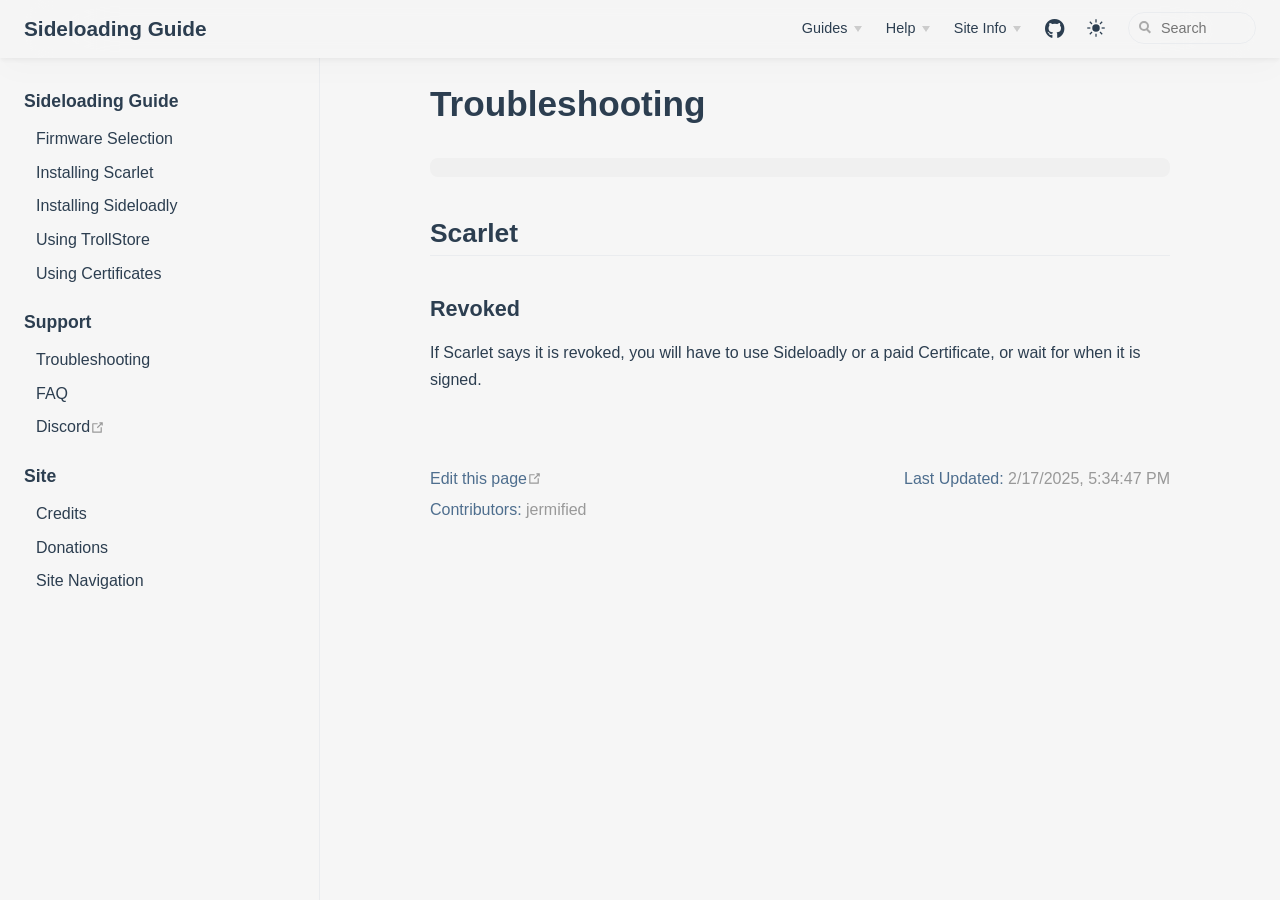
<file: troubleshooting/index.html>
<!DOCTYPE html>
<html lang="en_US">
  <head>
    <meta charset="utf-8">
    <meta name="viewport" content="width=device-width,initial-scale=1">
    <meta name="generator" content="VuePress 2.0.0-beta.49">
    <style>
      :root {
        --c-bg: #fff;
      }
      html.dark {
        --c-bg: #22272e;
      }
      html, body {
        background-color: var(--c-bg);
      }
    </style>
    <script>
      const userMode = localStorage.getItem('vuepress-color-scheme');
			const systemDarkMode = window.matchMedia && window.matchMedia('(prefers-color-scheme: dark)').matches;
			if (userMode === 'dark' || (userMode !== 'light' && systemDarkMode)) {
				document.documentElement.classList.toggle('dark', true);
			}
    </script>
    <link rel="stylesheet" href="https://use.fontawesome.com/releases/v5.6.1/css/all.css"><script type="text/javascript" src="https://cdn.thisiswaldo.com/static/js/8406.js"></script><script src="/assets/js/analytics.js"></script><title>Troubleshooting | Sideloading Guide</title><meta name="description" content="Fixing common errors on some sideloading steps.">
    <link rel="modulepreload" href="/assets/app.f12df921.js"><link rel="modulepreload" href="/assets/index.html.513cd13f.js"><link rel="modulepreload" href="/assets/index.html.df85aa31.js"><link rel="prefetch" href="/assets/credits.html.60a35cd9.js"><link rel="prefetch" href="/assets/donations.html.a4386f20.js"><link rel="prefetch" href="/assets/faq.html.42aeb106.js"><link rel="prefetch" href="/assets/index.html.42816609.js"><link rel="prefetch" href="/assets/index.html.1d8bf219.js"><link rel="prefetch" href="/assets/index.html.48e5a6eb.js"><link rel="prefetch" href="/assets/index.html.3e1dce6c.js"><link rel="prefetch" href="/assets/index.html.fa55212a.js"><link rel="prefetch" href="/assets/site-navigation.html.2525e80c.js"><link rel="prefetch" href="/assets/index.html.e37aef78.js"><link rel="prefetch" href="/assets/index.html.bf72a6a5.js"><link rel="prefetch" href="/assets/404.html.9dfa17d5.js"><link rel="prefetch" href="/assets/credits.html.f4611bad.js"><link rel="prefetch" href="/assets/donations.html.e97fa05e.js"><link rel="prefetch" href="/assets/faq.html.08de2b56.js"><link rel="prefetch" href="/assets/index.html.a75c9735.js"><link rel="prefetch" href="/assets/index.html.47979bd6.js"><link rel="prefetch" href="/assets/index.html.c2621256.js"><link rel="prefetch" href="/assets/index.html.f04ab90d.js"><link rel="prefetch" href="/assets/index.html.ffe8a50e.js"><link rel="prefetch" href="/assets/site-navigation.html.2cba6f5f.js"><link rel="prefetch" href="/assets/index.html.2f69f557.js"><link rel="prefetch" href="/assets/index.html.5ee9fc07.js"><link rel="prefetch" href="/assets/404.html.1d617dce.js"><link rel="prefetch" href="/assets/404.11486a14.js"><link rel="prefetch" href="/assets/Layout.908f3eea.js"><link rel="prefetch" href="/assets/Tab.65b7c510.js"><link rel="prefetch" href="/assets/Tabs.6bf7418d.js">
    <link rel="stylesheet" href="/assets/style.50be1f61.css">
  </head>
  <body>
    <div id="app"><!--[--><div class="theme-container"><!--[--><header class="navbar"><div class="toggle-sidebar-button" title="Toggle sidebar" aria-expanded="false" role="button" tabindex="0"><div class="icon" aria-hidden="true"><span></span><span></span><span></span></div></div><span><a href="/" class=""><!----><span class="site-name">Sideloading Guide</span></a></span><div class="navbar-items-wrapper" style=""><!--[--><!--]--><nav class="navbar-items can-hide"><!--[--><div class="navbar-item"><div class="navbar-dropdown-wrapper"><button class="navbar-dropdown-title" type="button" aria-label="Guides"><span class="title">Guides</span><span class="arrow down"></span></button><button class="navbar-dropdown-title-mobile" type="button" aria-label="Guides"><span class="title">Guides</span><span class="right arrow"></span></button><ul style="display:none;" class="navbar-dropdown"><!--[--><li class="navbar-dropdown-item"><a href="/firmware-selection/" class="" aria-label="Firmware Selection"><!--[--><!--]--><span>Firmware Selection</span><!--[--><!--]--></a></li><li class="navbar-dropdown-item"><a href="/installing-scarlet/" class="" aria-label="Installing Scarlet"><!--[--><!--]--><span>Installing Scarlet</span><!--[--><!--]--></a></li><li class="navbar-dropdown-item"><a href="/using-certs/" class="" aria-label="Using Certificates"><!--[--><!--]--><span>Using Certificates</span><!--[--><!--]--></a></li><li class="navbar-dropdown-item"><a href="/installing-sideloadly/" class="" aria-label="Installing Sideloadly"><!--[--><!--]--><span>Installing Sideloadly</span><!--[--><!--]--></a></li><li class="navbar-dropdown-item"><a href="/using-trollstore/" class="" aria-label="Using TrollStore"><!--[--><!--]--><span>Using TrollStore</span><!--[--><!--]--></a></li><!--]--></ul></div></div><div class="navbar-item"><div class="navbar-dropdown-wrapper"><button class="navbar-dropdown-title" type="button" aria-label="Help"><span class="title">Help</span><span class="arrow down"></span></button><button class="navbar-dropdown-title-mobile" type="button" aria-label="Help"><span class="title">Help</span><span class="right arrow"></span></button><ul style="display:none;" class="navbar-dropdown"><!--[--><li class="navbar-dropdown-item"><a href="/faq.html" class="" aria-label="FAQ"><!--[--><!--]--><span>FAQ</span><!--[--><!--]--></a></li><li class="navbar-dropdown-item"><a aria-current="page" href="/troubleshooting" class="router-link-active router-link-exact-active router-link-active" aria-label="Troubleshooting"><!--[--><!--]--><span>Troubleshooting</span><!--[--><!--]--></a></li><li class="navbar-dropdown-item"><a class="external-link" href="https://discord.gg/fnafworld" rel="noopener noreferrer" target="_blank" aria-label="Discord"><!--[--><!--]--><span>Discord</span><span><svg class="external-link-icon" xmlns="http://www.w3.org/2000/svg" aria-hidden="true" focusable="false" x="0px" y="0px" viewBox="0 0 100 100" width="15" height="15"><path fill="currentColor" d="M18.8,85.1h56l0,0c2.2,0,4-1.8,4-4v-32h-8v28h-48v-48h28v-8h-32l0,0c-2.2,0-4,1.8-4,4v56C14.8,83.3,16.6,85.1,18.8,85.1z"></path><polygon fill="currentColor" points="45.7,48.7 51.3,54.3 77.2,28.5 77.2,37.2 85.2,37.2 85.2,14.9 62.8,14.9 62.8,22.9 71.5,22.9"></polygon></svg><span class="external-link-icon-sr-only">Open in new window</span></span><!--[--><!--]--></a></li><!--]--></ul></div></div><div class="navbar-item"><div class="navbar-dropdown-wrapper"><button class="navbar-dropdown-title" type="button" aria-label="Site Info"><span class="title">Site Info</span><span class="arrow down"></span></button><button class="navbar-dropdown-title-mobile" type="button" aria-label="Site Info"><span class="title">Site Info</span><span class="right arrow"></span></button><ul style="display:none;" class="navbar-dropdown"><!--[--><li class="navbar-dropdown-item"><a href="/donations.html" class="" aria-label="Donations"><!--[--><!--]--><span>Donations</span><!--[--><!--]--></a></li><li class="navbar-dropdown-item"><a href="/credits.html" class="" aria-label="Credits"><!--[--><!--]--><span>Credits</span><!--[--><!--]--></a></li><li class="navbar-dropdown-item"><a class="external-link" href="https://github.com/fnafworldmodding/fnafworldmodding.github.io/" rel="noopener noreferrer" target="_blank" aria-label="Source"><!--[--><!--]--><span>Source</span><span><svg class="external-link-icon" xmlns="http://www.w3.org/2000/svg" aria-hidden="true" focusable="false" x="0px" y="0px" viewBox="0 0 100 100" width="15" height="15"><path fill="currentColor" d="M18.8,85.1h56l0,0c2.2,0,4-1.8,4-4v-32h-8v28h-48v-48h28v-8h-32l0,0c-2.2,0-4,1.8-4,4v56C14.8,83.3,16.6,85.1,18.8,85.1z"></path><polygon fill="currentColor" points="45.7,48.7 51.3,54.3 77.2,28.5 77.2,37.2 85.2,37.2 85.2,14.9 62.8,14.9 62.8,22.9 71.5,22.9"></polygon></svg><span class="external-link-icon-sr-only">Open in new window</span></span><!--[--><!--]--></a></li><li class="navbar-dropdown-item"><a href="/site-navigation.html" class="" aria-label="Site Navigation"><!--[--><!--]--><span>Site Navigation</span><!--[--><!--]--></a></li><!--]--></ul></div></div><div class="navbar-item"><a class="external-link" href="https://github.com/fnafworldmodding/fnafworldmodding.github.io" rel="noopener noreferrer" target="_blank" aria-label="&lt;i class=&quot;fab fa-github&quot;&gt;&lt;/i&gt;"><!--[--><!--]--><span><i class="fab fa-github"></i></span><span><svg class="external-link-icon" xmlns="http://www.w3.org/2000/svg" aria-hidden="true" focusable="false" x="0px" y="0px" viewBox="0 0 100 100" width="15" height="15"><path fill="currentColor" d="M18.8,85.1h56l0,0c2.2,0,4-1.8,4-4v-32h-8v28h-48v-48h28v-8h-32l0,0c-2.2,0-4,1.8-4,4v56C14.8,83.3,16.6,85.1,18.8,85.1z"></path><polygon fill="currentColor" points="45.7,48.7 51.3,54.3 77.2,28.5 77.2,37.2 85.2,37.2 85.2,14.9 62.8,14.9 62.8,22.9 71.5,22.9"></polygon></svg><span class="external-link-icon-sr-only">Open in new window</span></span><!--[--><!--]--></a></div><!--]--></nav><!--[--><!--]--><button class="toggle-color-mode-button" title="toggle color mode"><svg style="" class="icon" focusable="false" viewBox="0 0 32 32"><path d="M16 12.005a4 0 0 1 1-4 4a4.005 4.005 0 0 0 4-4m0-2a6 6 0 1 0 6 6a6 6 0 0 0-6-6z" fill="currentColor"></path><path d="M5.394 6.813l1.414-1.415l3.506 3.506L8.9 10.318z" fill="currentColor"></path><path d="M2 15.005h5v2H2z" fill="currentColor"></path><path d="M5.394 25.197L8.9 21.691l1.414 1.415l-3.506 3.505z" fill="currentColor"></path><path d="M15 25.005h2v5h-2z" fill="currentColor"></path><path d="M21.687 23.106l1.414-1.415l3.506 3.506l-1.414 1.414z" fill="currentColor"></path><path d="M25 15.005h5v2h-5z" fill="currentColor"></path><path d="M21.687 8.904l3.506-3.506l1.414 1.415l-3.506 3.505z" fill="currentColor"></path><path d="M15 2.005h2v5h-2z" fill="currentColor"></path></svg><svg style="display:none;" class="icon" focusable="false" viewBox="0 0 28 28"><path d="
          M13.502 5.414
          c-.138 0-.278.005-.418 0
          M14.98 3a1.002 1.002 0 0 0-.175.016
          a13.096 13.096 0 0 0 1.825 25.981
          c.164.006.328 0 .49 0
          a13.072 13.072 0 0 0 10.703-5.555
          a1.01 1.01 0 0 0-.783-1.565
          A13.08 13.08 0 0 1 15.89 4.38
          A1.015 1.015 0 0 0 14.98 3
        z" fill="currentColor"></path></svg></button><form class="search-box" role="search"><input type="search" placeholder="Search" autocomplete="off" spellcheck="false" value><!----></form></div></header><!--]--><div class="sidebar-mask"></div><!--[--><aside class="sidebar"><nav class="navbar-items"><!--[--><div class="navbar-item"><div class="navbar-dropdown-wrapper"><button class="navbar-dropdown-title" type="button" aria-label="Guides"><span class="title">Guides</span><span class="arrow down"></span></button><button class="navbar-dropdown-title-mobile" type="button" aria-label="Guides"><span class="title">Guides</span><span class="right arrow"></span></button><ul style="display:none;" class="navbar-dropdown"><!--[--><li class="navbar-dropdown-item"><a href="/firmware-selection/" class="" aria-label="Firmware Selection"><!--[--><!--]--><span>Firmware Selection</span><!--[--><!--]--></a></li><li class="navbar-dropdown-item"><a href="/installing-scarlet/" class="" aria-label="Installing Scarlet"><!--[--><!--]--><span>Installing Scarlet</span><!--[--><!--]--></a></li><li class="navbar-dropdown-item"><a href="/using-certs/" class="" aria-label="Using Certificates"><!--[--><!--]--><span>Using Certificates</span><!--[--><!--]--></a></li><li class="navbar-dropdown-item"><a href="/installing-sideloadly/" class="" aria-label="Installing Sideloadly"><!--[--><!--]--><span>Installing Sideloadly</span><!--[--><!--]--></a></li><li class="navbar-dropdown-item"><a href="/using-trollstore/" class="" aria-label="Using TrollStore"><!--[--><!--]--><span>Using TrollStore</span><!--[--><!--]--></a></li><!--]--></ul></div></div><div class="navbar-item"><div class="navbar-dropdown-wrapper"><button class="navbar-dropdown-title" type="button" aria-label="Help"><span class="title">Help</span><span class="arrow down"></span></button><button class="navbar-dropdown-title-mobile" type="button" aria-label="Help"><span class="title">Help</span><span class="right arrow"></span></button><ul style="display:none;" class="navbar-dropdown"><!--[--><li class="navbar-dropdown-item"><a href="/faq.html" class="" aria-label="FAQ"><!--[--><!--]--><span>FAQ</span><!--[--><!--]--></a></li><li class="navbar-dropdown-item"><a aria-current="page" href="/troubleshooting" class="router-link-active router-link-exact-active router-link-active" aria-label="Troubleshooting"><!--[--><!--]--><span>Troubleshooting</span><!--[--><!--]--></a></li><li class="navbar-dropdown-item"><a class="external-link" href="https://discord.gg/fnafworld" rel="noopener noreferrer" target="_blank" aria-label="Discord"><!--[--><!--]--><span>Discord</span><span><svg class="external-link-icon" xmlns="http://www.w3.org/2000/svg" aria-hidden="true" focusable="false" x="0px" y="0px" viewBox="0 0 100 100" width="15" height="15"><path fill="currentColor" d="M18.8,85.1h56l0,0c2.2,0,4-1.8,4-4v-32h-8v28h-48v-48h28v-8h-32l0,0c-2.2,0-4,1.8-4,4v56C14.8,83.3,16.6,85.1,18.8,85.1z"></path><polygon fill="currentColor" points="45.7,48.7 51.3,54.3 77.2,28.5 77.2,37.2 85.2,37.2 85.2,14.9 62.8,14.9 62.8,22.9 71.5,22.9"></polygon></svg><span class="external-link-icon-sr-only">Open in new window</span></span><!--[--><!--]--></a></li><!--]--></ul></div></div><div class="navbar-item"><div class="navbar-dropdown-wrapper"><button class="navbar-dropdown-title" type="button" aria-label="Site Info"><span class="title">Site Info</span><span class="arrow down"></span></button><button class="navbar-dropdown-title-mobile" type="button" aria-label="Site Info"><span class="title">Site Info</span><span class="right arrow"></span></button><ul style="display:none;" class="navbar-dropdown"><!--[--><li class="navbar-dropdown-item"><a href="/donations.html" class="" aria-label="Donations"><!--[--><!--]--><span>Donations</span><!--[--><!--]--></a></li><li class="navbar-dropdown-item"><a href="/credits.html" class="" aria-label="Credits"><!--[--><!--]--><span>Credits</span><!--[--><!--]--></a></li><li class="navbar-dropdown-item"><a class="external-link" href="https://github.com/fnafworldmodding/fnafworldmodding.github.io/" rel="noopener noreferrer" target="_blank" aria-label="Source"><!--[--><!--]--><span>Source</span><span><svg class="external-link-icon" xmlns="http://www.w3.org/2000/svg" aria-hidden="true" focusable="false" x="0px" y="0px" viewBox="0 0 100 100" width="15" height="15"><path fill="currentColor" d="M18.8,85.1h56l0,0c2.2,0,4-1.8,4-4v-32h-8v28h-48v-48h28v-8h-32l0,0c-2.2,0-4,1.8-4,4v56C14.8,83.3,16.6,85.1,18.8,85.1z"></path><polygon fill="currentColor" points="45.7,48.7 51.3,54.3 77.2,28.5 77.2,37.2 85.2,37.2 85.2,14.9 62.8,14.9 62.8,22.9 71.5,22.9"></polygon></svg><span class="external-link-icon-sr-only">Open in new window</span></span><!--[--><!--]--></a></li><li class="navbar-dropdown-item"><a href="/site-navigation.html" class="" aria-label="Site Navigation"><!--[--><!--]--><span>Site Navigation</span><!--[--><!--]--></a></li><!--]--></ul></div></div><div class="navbar-item"><a class="external-link" href="https://github.com/fnafworldmodding/fnafworldmodding.github.io" rel="noopener noreferrer" target="_blank" aria-label="&lt;i class=&quot;fab fa-github&quot;&gt;&lt;/i&gt;"><!--[--><!--]--><span><i class="fab fa-github"></i></span><span><svg class="external-link-icon" xmlns="http://www.w3.org/2000/svg" aria-hidden="true" focusable="false" x="0px" y="0px" viewBox="0 0 100 100" width="15" height="15"><path fill="currentColor" d="M18.8,85.1h56l0,0c2.2,0,4-1.8,4-4v-32h-8v28h-48v-48h28v-8h-32l0,0c-2.2,0-4,1.8-4,4v56C14.8,83.3,16.6,85.1,18.8,85.1z"></path><polygon fill="currentColor" points="45.7,48.7 51.3,54.3 77.2,28.5 77.2,37.2 85.2,37.2 85.2,14.9 62.8,14.9 62.8,22.9 71.5,22.9"></polygon></svg><span class="external-link-icon-sr-only">Open in new window</span></span><!--[--><!--]--></a></div><!--]--></nav><!--[--><!--]--><ul class="sidebar-items"><!--[--><li><p tabindex="0" class="sidebar-item sidebar-heading">Sideloading Guide <!----></p><ul style="display:none;" class="sidebar-item-children"><!--[--><li><a href="/firmware-selection" class="sidebar-item" aria-label="Firmware Selection"><!--[--><!--]--><span>Firmware Selection</span><!--[--><!--]--></a><!----></li><li><a href="/installing-scarlet" class="sidebar-item" aria-label="Installing Scarlet"><!--[--><!--]--><span>Installing Scarlet</span><!--[--><!--]--></a><!----></li><li><a href="/installing-sideloadly" class="sidebar-item" aria-label="Installing Sideloadly"><!--[--><!--]--><span>Installing Sideloadly</span><!--[--><!--]--></a><!----></li><li><a href="/using-trollstore" class="sidebar-item" aria-label="Using TrollStore"><!--[--><!--]--><span>Using TrollStore</span><!--[--><!--]--></a><!----></li><li><a href="/using-certs" class="sidebar-item" aria-label="Using Certificates"><!--[--><!--]--><span>Using Certificates</span><!--[--><!--]--></a><!----></li><!--]--></ul></li><li><p tabindex="0" class="sidebar-item sidebar-heading">Support <!----></p><ul style="display:none;" class="sidebar-item-children"><!--[--><li><a aria-current="page" href="/troubleshooting" class="router-link-active router-link-exact-active router-link-active sidebar-item" aria-label="Troubleshooting"><!--[--><!--]--><span>Troubleshooting</span><!--[--><!--]--></a><!----></li><li><a href="/faq.html" class="sidebar-item" aria-label="FAQ"><!--[--><!--]--><span>FAQ</span><!--[--><!--]--></a><!----></li><li><a class="external-link sidebar-item" href="https://discord.gg/fnafworld" rel="noopener noreferrer" target="_blank" aria-label="Discord"><!--[--><!--]--><span>Discord</span><span><svg class="external-link-icon" xmlns="http://www.w3.org/2000/svg" aria-hidden="true" focusable="false" x="0px" y="0px" viewBox="0 0 100 100" width="15" height="15"><path fill="currentColor" d="M18.8,85.1h56l0,0c2.2,0,4-1.8,4-4v-32h-8v28h-48v-48h28v-8h-32l0,0c-2.2,0-4,1.8-4,4v56C14.8,83.3,16.6,85.1,18.8,85.1z"></path><polygon fill="currentColor" points="45.7,48.7 51.3,54.3 77.2,28.5 77.2,37.2 85.2,37.2 85.2,14.9 62.8,14.9 62.8,22.9 71.5,22.9"></polygon></svg><span class="external-link-icon-sr-only">Open in new window</span></span><!--[--><!--]--></a><!----></li><!--]--></ul></li><li><p tabindex="0" class="sidebar-item sidebar-heading">Site <!----></p><ul style="display:none;" class="sidebar-item-children"><!--[--><li><a href="/credits.html" class="sidebar-item" aria-label="Credits"><!--[--><!--]--><span>Credits</span><!--[--><!--]--></a><!----></li><li><a href="/donations.html" class="sidebar-item" aria-label="Donations"><!--[--><!--]--><span>Donations</span><!--[--><!--]--></a><!----></li><li><a href="/site-navigation.html" class="sidebar-item" aria-label="Site Navigation"><!--[--><!--]--><span>Site Navigation</span><!--[--><!--]--></a><!----></li><!--]--></ul></li><!--]--></ul><!--[--><!--]--></aside><!--]--><!--[--><main class="page"><div class="theme-default-content"><!--[--><!--[--><h1 id="pageTitle">Troubleshooting</h1><div class="custom-container none"><p><p>For support, ask for help on the FNaF World Modding <a href="https://discord.gg/fnafworld">Discord Server</a>.</p>
</p></div><!--]--><!--]--><div id="waldo-tag-8408" style="margin-bottom:1em;"></div><div><h2 id="scarlet" tabindex="-1"><a class="header-anchor" href="#scarlet" aria-hidden="true">#</a> Scarlet</h2><h3 id="revoked" tabindex="-1"><a class="header-anchor" href="#revoked" aria-hidden="true">#</a> Revoked</h3><p>If Scarlet says it is revoked, you will have to use Sideloadly or a paid Certificate, or wait for when it is signed.</p></div><div id="waldo-tag-8442"></div><!--[--><!--]--></div><footer class="page-meta"><div class="meta-item edit-link"><a class="external-link meta-item-label" href="https://github.com/fnafworldmodding/fnafworldmodding.github.io/edit/main/troubleshooting.md" rel="noopener noreferrer" target="_blank" aria-label="Edit this page"><!--[--><!--]--><span>Edit this page</span><span><svg class="external-link-icon" xmlns="http://www.w3.org/2000/svg" aria-hidden="true" focusable="false" x="0px" y="0px" viewBox="0 0 100 100" width="15" height="15"><path fill="currentColor" d="M18.8,85.1h56l0,0c2.2,0,4-1.8,4-4v-32h-8v28h-48v-48h28v-8h-32l0,0c-2.2,0-4,1.8-4,4v56C14.8,83.3,16.6,85.1,18.8,85.1z"></path><polygon fill="currentColor" points="45.7,48.7 51.3,54.3 77.2,28.5 77.2,37.2 85.2,37.2 85.2,14.9 62.8,14.9 62.8,22.9 71.5,22.9"></polygon></svg><span class="external-link-icon-sr-only">Open in new window</span></span><!--[--><!--]--></a></div><div class="meta-item last-updated"><span class="meta-item-label">Last Updated: </span><!----></div><div class="meta-item contributors"><span class="meta-item-label">Contributors: </span><span class="meta-item-info"><!--[--><!--[--><span class="contributor" title="email: 199411248+jermification@users.noreply.github.com">jermified</span><!----><!--]--><!--]--></span></div></footer><!----></main><!--]--></div><!----><!--]--></div>
    <script type="module" src="/assets/app.f12df921.js" defer></script>
  </body>
</html>
</file>
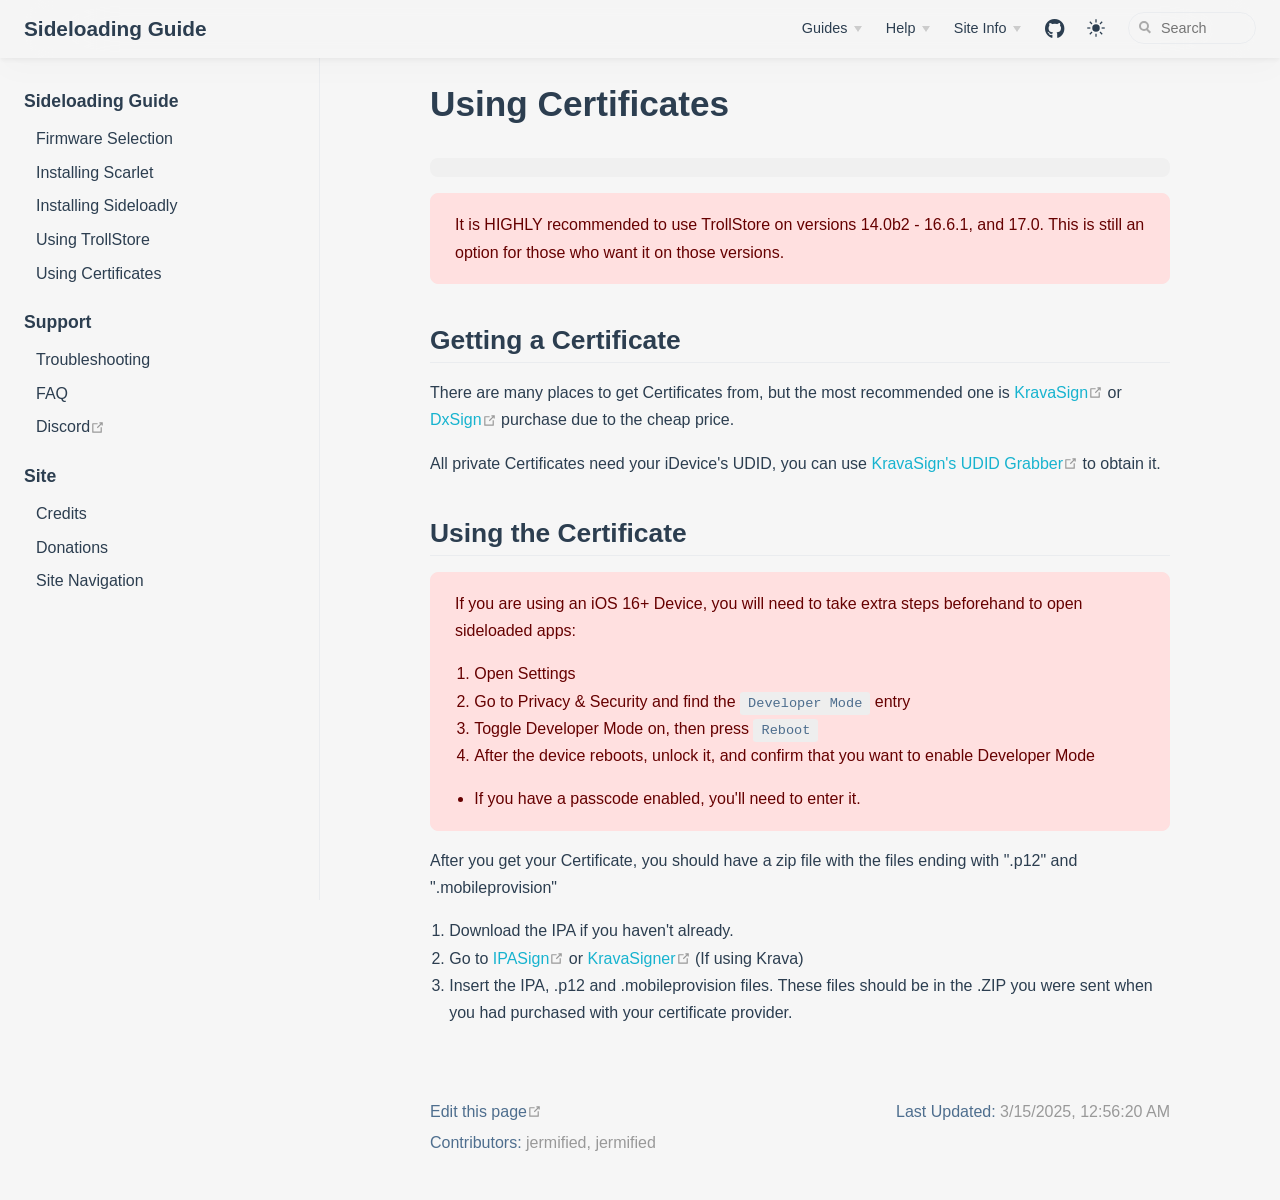
<file: using-certs/index.html>
<!DOCTYPE html>
<html lang="en_US">
  <head>
    <meta charset="utf-8">
    <meta name="viewport" content="width=device-width,initial-scale=1">
    <meta name="generator" content="VuePress 2.0.0-beta.49">
    <style>
      :root {
        --c-bg: #fff;
      }
      html.dark {
        --c-bg: #22272e;
      }
      html, body {
        background-color: var(--c-bg);
      }
    </style>
    <script>
      const userMode = localStorage.getItem('vuepress-color-scheme');
			const systemDarkMode = window.matchMedia && window.matchMedia('(prefers-color-scheme: dark)').matches;
			if (userMode === 'dark' || (userMode !== 'light' && systemDarkMode)) {
				document.documentElement.classList.toggle('dark', true);
			}
    </script>
    <link rel="stylesheet" href="https://use.fontawesome.com/releases/v5.6.1/css/all.css"><script type="text/javascript" src="https://cdn.thisiswaldo.com/static/js/8406.js"></script><script src="/assets/js/analytics.js"></script><title>Using Certificates | Sideloading Guide</title><meta name="description" content="Tutorial to use Certificates to install apps on most iOS devices.">
    <link rel="modulepreload" href="/assets/app.f12df921.js"><link rel="modulepreload" href="/assets/index.html.2f69f557.js"><link rel="modulepreload" href="/assets/index.html.e37aef78.js"><link rel="prefetch" href="/assets/credits.html.60a35cd9.js"><link rel="prefetch" href="/assets/donations.html.a4386f20.js"><link rel="prefetch" href="/assets/faq.html.42aeb106.js"><link rel="prefetch" href="/assets/index.html.42816609.js"><link rel="prefetch" href="/assets/index.html.1d8bf219.js"><link rel="prefetch" href="/assets/index.html.48e5a6eb.js"><link rel="prefetch" href="/assets/index.html.3e1dce6c.js"><link rel="prefetch" href="/assets/index.html.fa55212a.js"><link rel="prefetch" href="/assets/site-navigation.html.2525e80c.js"><link rel="prefetch" href="/assets/index.html.df85aa31.js"><link rel="prefetch" href="/assets/index.html.bf72a6a5.js"><link rel="prefetch" href="/assets/404.html.9dfa17d5.js"><link rel="prefetch" href="/assets/credits.html.f4611bad.js"><link rel="prefetch" href="/assets/donations.html.e97fa05e.js"><link rel="prefetch" href="/assets/faq.html.08de2b56.js"><link rel="prefetch" href="/assets/index.html.a75c9735.js"><link rel="prefetch" href="/assets/index.html.47979bd6.js"><link rel="prefetch" href="/assets/index.html.c2621256.js"><link rel="prefetch" href="/assets/index.html.f04ab90d.js"><link rel="prefetch" href="/assets/index.html.ffe8a50e.js"><link rel="prefetch" href="/assets/site-navigation.html.2cba6f5f.js"><link rel="prefetch" href="/assets/index.html.513cd13f.js"><link rel="prefetch" href="/assets/index.html.5ee9fc07.js"><link rel="prefetch" href="/assets/404.html.1d617dce.js"><link rel="prefetch" href="/assets/404.11486a14.js"><link rel="prefetch" href="/assets/Layout.908f3eea.js"><link rel="prefetch" href="/assets/Tab.65b7c510.js"><link rel="prefetch" href="/assets/Tabs.6bf7418d.js">
    <link rel="stylesheet" href="/assets/style.50be1f61.css">
  </head>
  <body>
    <div id="app"><!--[--><div class="theme-container"><!--[--><header class="navbar"><div class="toggle-sidebar-button" title="Toggle sidebar" aria-expanded="false" role="button" tabindex="0"><div class="icon" aria-hidden="true"><span></span><span></span><span></span></div></div><span><a href="/" class=""><!----><span class="site-name">Sideloading Guide</span></a></span><div class="navbar-items-wrapper" style=""><!--[--><!--]--><nav class="navbar-items can-hide"><!--[--><div class="navbar-item"><div class="navbar-dropdown-wrapper"><button class="navbar-dropdown-title" type="button" aria-label="Guides"><span class="title">Guides</span><span class="arrow down"></span></button><button class="navbar-dropdown-title-mobile" type="button" aria-label="Guides"><span class="title">Guides</span><span class="right arrow"></span></button><ul style="display:none;" class="navbar-dropdown"><!--[--><li class="navbar-dropdown-item"><a href="/firmware-selection/" class="" aria-label="Firmware Selection"><!--[--><!--]--><span>Firmware Selection</span><!--[--><!--]--></a></li><li class="navbar-dropdown-item"><a href="/installing-scarlet/" class="" aria-label="Installing Scarlet"><!--[--><!--]--><span>Installing Scarlet</span><!--[--><!--]--></a></li><li class="navbar-dropdown-item"><a aria-current="page" href="/using-certs/" class="router-link-active router-link-exact-active router-link-active" aria-label="Using Certificates"><!--[--><!--]--><span>Using Certificates</span><!--[--><!--]--></a></li><li class="navbar-dropdown-item"><a href="/installing-sideloadly/" class="" aria-label="Installing Sideloadly"><!--[--><!--]--><span>Installing Sideloadly</span><!--[--><!--]--></a></li><li class="navbar-dropdown-item"><a href="/using-trollstore/" class="" aria-label="Using TrollStore"><!--[--><!--]--><span>Using TrollStore</span><!--[--><!--]--></a></li><!--]--></ul></div></div><div class="navbar-item"><div class="navbar-dropdown-wrapper"><button class="navbar-dropdown-title" type="button" aria-label="Help"><span class="title">Help</span><span class="arrow down"></span></button><button class="navbar-dropdown-title-mobile" type="button" aria-label="Help"><span class="title">Help</span><span class="right arrow"></span></button><ul style="display:none;" class="navbar-dropdown"><!--[--><li class="navbar-dropdown-item"><a href="/faq.html" class="" aria-label="FAQ"><!--[--><!--]--><span>FAQ</span><!--[--><!--]--></a></li><li class="navbar-dropdown-item"><a href="/troubleshooting" class="" aria-label="Troubleshooting"><!--[--><!--]--><span>Troubleshooting</span><!--[--><!--]--></a></li><li class="navbar-dropdown-item"><a class="external-link" href="https://discord.gg/fnafworld" rel="noopener noreferrer" target="_blank" aria-label="Discord"><!--[--><!--]--><span>Discord</span><span><svg class="external-link-icon" xmlns="http://www.w3.org/2000/svg" aria-hidden="true" focusable="false" x="0px" y="0px" viewBox="0 0 100 100" width="15" height="15"><path fill="currentColor" d="M18.8,85.1h56l0,0c2.2,0,4-1.8,4-4v-32h-8v28h-48v-48h28v-8h-32l0,0c-2.2,0-4,1.8-4,4v56C14.8,83.3,16.6,85.1,18.8,85.1z"></path><polygon fill="currentColor" points="45.7,48.7 51.3,54.3 77.2,28.5 77.2,37.2 85.2,37.2 85.2,14.9 62.8,14.9 62.8,22.9 71.5,22.9"></polygon></svg><span class="external-link-icon-sr-only">Open in new window</span></span><!--[--><!--]--></a></li><!--]--></ul></div></div><div class="navbar-item"><div class="navbar-dropdown-wrapper"><button class="navbar-dropdown-title" type="button" aria-label="Site Info"><span class="title">Site Info</span><span class="arrow down"></span></button><button class="navbar-dropdown-title-mobile" type="button" aria-label="Site Info"><span class="title">Site Info</span><span class="right arrow"></span></button><ul style="display:none;" class="navbar-dropdown"><!--[--><li class="navbar-dropdown-item"><a href="/donations.html" class="" aria-label="Donations"><!--[--><!--]--><span>Donations</span><!--[--><!--]--></a></li><li class="navbar-dropdown-item"><a href="/credits.html" class="" aria-label="Credits"><!--[--><!--]--><span>Credits</span><!--[--><!--]--></a></li><li class="navbar-dropdown-item"><a class="external-link" href="https://github.com/fnafworldmodding/fnafworldmodding.github.io/" rel="noopener noreferrer" target="_blank" aria-label="Source"><!--[--><!--]--><span>Source</span><span><svg class="external-link-icon" xmlns="http://www.w3.org/2000/svg" aria-hidden="true" focusable="false" x="0px" y="0px" viewBox="0 0 100 100" width="15" height="15"><path fill="currentColor" d="M18.8,85.1h56l0,0c2.2,0,4-1.8,4-4v-32h-8v28h-48v-48h28v-8h-32l0,0c-2.2,0-4,1.8-4,4v56C14.8,83.3,16.6,85.1,18.8,85.1z"></path><polygon fill="currentColor" points="45.7,48.7 51.3,54.3 77.2,28.5 77.2,37.2 85.2,37.2 85.2,14.9 62.8,14.9 62.8,22.9 71.5,22.9"></polygon></svg><span class="external-link-icon-sr-only">Open in new window</span></span><!--[--><!--]--></a></li><li class="navbar-dropdown-item"><a href="/site-navigation.html" class="" aria-label="Site Navigation"><!--[--><!--]--><span>Site Navigation</span><!--[--><!--]--></a></li><!--]--></ul></div></div><div class="navbar-item"><a class="external-link" href="https://github.com/fnafworldmodding/fnafworldmodding.github.io" rel="noopener noreferrer" target="_blank" aria-label="&lt;i class=&quot;fab fa-github&quot;&gt;&lt;/i&gt;"><!--[--><!--]--><span><i class="fab fa-github"></i></span><span><svg class="external-link-icon" xmlns="http://www.w3.org/2000/svg" aria-hidden="true" focusable="false" x="0px" y="0px" viewBox="0 0 100 100" width="15" height="15"><path fill="currentColor" d="M18.8,85.1h56l0,0c2.2,0,4-1.8,4-4v-32h-8v28h-48v-48h28v-8h-32l0,0c-2.2,0-4,1.8-4,4v56C14.8,83.3,16.6,85.1,18.8,85.1z"></path><polygon fill="currentColor" points="45.7,48.7 51.3,54.3 77.2,28.5 77.2,37.2 85.2,37.2 85.2,14.9 62.8,14.9 62.8,22.9 71.5,22.9"></polygon></svg><span class="external-link-icon-sr-only">Open in new window</span></span><!--[--><!--]--></a></div><!--]--></nav><!--[--><!--]--><button class="toggle-color-mode-button" title="toggle color mode"><svg style="" class="icon" focusable="false" viewBox="0 0 32 32"><path d="M16 12.005a4 0 0 1 1-4 4a4.005 4.005 0 0 0 4-4m0-2a6 6 0 1 0 6 6a6 6 0 0 0-6-6z" fill="currentColor"></path><path d="M5.394 6.813l1.414-1.415l3.506 3.506L8.9 10.318z" fill="currentColor"></path><path d="M2 15.005h5v2H2z" fill="currentColor"></path><path d="M5.394 25.197L8.9 21.691l1.414 1.415l-3.506 3.505z" fill="currentColor"></path><path d="M15 25.005h2v5h-2z" fill="currentColor"></path><path d="M21.687 23.106l1.414-1.415l3.506 3.506l-1.414 1.414z" fill="currentColor"></path><path d="M25 15.005h5v2h-5z" fill="currentColor"></path><path d="M21.687 8.904l3.506-3.506l1.414 1.415l-3.506 3.505z" fill="currentColor"></path><path d="M15 2.005h2v5h-2z" fill="currentColor"></path></svg><svg style="display:none;" class="icon" focusable="false" viewBox="0 0 28 28"><path d="
          M13.502 5.414
          c-.138 0-.278.005-.418 0
          M14.98 3a1.002 1.002 0 0 0-.175.016
          a13.096 13.096 0 0 0 1.825 25.981
          c.164.006.328 0 .49 0
          a13.072 13.072 0 0 0 10.703-5.555
          a1.01 1.01 0 0 0-.783-1.565
          A13.08 13.08 0 0 1 15.89 4.38
          A1.015 1.015 0 0 0 14.98 3
        z" fill="currentColor"></path></svg></button><form class="search-box" role="search"><input type="search" placeholder="Search" autocomplete="off" spellcheck="false" value><!----></form></div></header><!--]--><div class="sidebar-mask"></div><!--[--><aside class="sidebar"><nav class="navbar-items"><!--[--><div class="navbar-item"><div class="navbar-dropdown-wrapper"><button class="navbar-dropdown-title" type="button" aria-label="Guides"><span class="title">Guides</span><span class="arrow down"></span></button><button class="navbar-dropdown-title-mobile" type="button" aria-label="Guides"><span class="title">Guides</span><span class="right arrow"></span></button><ul style="display:none;" class="navbar-dropdown"><!--[--><li class="navbar-dropdown-item"><a href="/firmware-selection/" class="" aria-label="Firmware Selection"><!--[--><!--]--><span>Firmware Selection</span><!--[--><!--]--></a></li><li class="navbar-dropdown-item"><a href="/installing-scarlet/" class="" aria-label="Installing Scarlet"><!--[--><!--]--><span>Installing Scarlet</span><!--[--><!--]--></a></li><li class="navbar-dropdown-item"><a aria-current="page" href="/using-certs/" class="router-link-active router-link-exact-active router-link-active" aria-label="Using Certificates"><!--[--><!--]--><span>Using Certificates</span><!--[--><!--]--></a></li><li class="navbar-dropdown-item"><a href="/installing-sideloadly/" class="" aria-label="Installing Sideloadly"><!--[--><!--]--><span>Installing Sideloadly</span><!--[--><!--]--></a></li><li class="navbar-dropdown-item"><a href="/using-trollstore/" class="" aria-label="Using TrollStore"><!--[--><!--]--><span>Using TrollStore</span><!--[--><!--]--></a></li><!--]--></ul></div></div><div class="navbar-item"><div class="navbar-dropdown-wrapper"><button class="navbar-dropdown-title" type="button" aria-label="Help"><span class="title">Help</span><span class="arrow down"></span></button><button class="navbar-dropdown-title-mobile" type="button" aria-label="Help"><span class="title">Help</span><span class="right arrow"></span></button><ul style="display:none;" class="navbar-dropdown"><!--[--><li class="navbar-dropdown-item"><a href="/faq.html" class="" aria-label="FAQ"><!--[--><!--]--><span>FAQ</span><!--[--><!--]--></a></li><li class="navbar-dropdown-item"><a href="/troubleshooting" class="" aria-label="Troubleshooting"><!--[--><!--]--><span>Troubleshooting</span><!--[--><!--]--></a></li><li class="navbar-dropdown-item"><a class="external-link" href="https://discord.gg/fnafworld" rel="noopener noreferrer" target="_blank" aria-label="Discord"><!--[--><!--]--><span>Discord</span><span><svg class="external-link-icon" xmlns="http://www.w3.org/2000/svg" aria-hidden="true" focusable="false" x="0px" y="0px" viewBox="0 0 100 100" width="15" height="15"><path fill="currentColor" d="M18.8,85.1h56l0,0c2.2,0,4-1.8,4-4v-32h-8v28h-48v-48h28v-8h-32l0,0c-2.2,0-4,1.8-4,4v56C14.8,83.3,16.6,85.1,18.8,85.1z"></path><polygon fill="currentColor" points="45.7,48.7 51.3,54.3 77.2,28.5 77.2,37.2 85.2,37.2 85.2,14.9 62.8,14.9 62.8,22.9 71.5,22.9"></polygon></svg><span class="external-link-icon-sr-only">Open in new window</span></span><!--[--><!--]--></a></li><!--]--></ul></div></div><div class="navbar-item"><div class="navbar-dropdown-wrapper"><button class="navbar-dropdown-title" type="button" aria-label="Site Info"><span class="title">Site Info</span><span class="arrow down"></span></button><button class="navbar-dropdown-title-mobile" type="button" aria-label="Site Info"><span class="title">Site Info</span><span class="right arrow"></span></button><ul style="display:none;" class="navbar-dropdown"><!--[--><li class="navbar-dropdown-item"><a href="/donations.html" class="" aria-label="Donations"><!--[--><!--]--><span>Donations</span><!--[--><!--]--></a></li><li class="navbar-dropdown-item"><a href="/credits.html" class="" aria-label="Credits"><!--[--><!--]--><span>Credits</span><!--[--><!--]--></a></li><li class="navbar-dropdown-item"><a class="external-link" href="https://github.com/fnafworldmodding/fnafworldmodding.github.io/" rel="noopener noreferrer" target="_blank" aria-label="Source"><!--[--><!--]--><span>Source</span><span><svg class="external-link-icon" xmlns="http://www.w3.org/2000/svg" aria-hidden="true" focusable="false" x="0px" y="0px" viewBox="0 0 100 100" width="15" height="15"><path fill="currentColor" d="M18.8,85.1h56l0,0c2.2,0,4-1.8,4-4v-32h-8v28h-48v-48h28v-8h-32l0,0c-2.2,0-4,1.8-4,4v56C14.8,83.3,16.6,85.1,18.8,85.1z"></path><polygon fill="currentColor" points="45.7,48.7 51.3,54.3 77.2,28.5 77.2,37.2 85.2,37.2 85.2,14.9 62.8,14.9 62.8,22.9 71.5,22.9"></polygon></svg><span class="external-link-icon-sr-only">Open in new window</span></span><!--[--><!--]--></a></li><li class="navbar-dropdown-item"><a href="/site-navigation.html" class="" aria-label="Site Navigation"><!--[--><!--]--><span>Site Navigation</span><!--[--><!--]--></a></li><!--]--></ul></div></div><div class="navbar-item"><a class="external-link" href="https://github.com/fnafworldmodding/fnafworldmodding.github.io" rel="noopener noreferrer" target="_blank" aria-label="&lt;i class=&quot;fab fa-github&quot;&gt;&lt;/i&gt;"><!--[--><!--]--><span><i class="fab fa-github"></i></span><span><svg class="external-link-icon" xmlns="http://www.w3.org/2000/svg" aria-hidden="true" focusable="false" x="0px" y="0px" viewBox="0 0 100 100" width="15" height="15"><path fill="currentColor" d="M18.8,85.1h56l0,0c2.2,0,4-1.8,4-4v-32h-8v28h-48v-48h28v-8h-32l0,0c-2.2,0-4,1.8-4,4v56C14.8,83.3,16.6,85.1,18.8,85.1z"></path><polygon fill="currentColor" points="45.7,48.7 51.3,54.3 77.2,28.5 77.2,37.2 85.2,37.2 85.2,14.9 62.8,14.9 62.8,22.9 71.5,22.9"></polygon></svg><span class="external-link-icon-sr-only">Open in new window</span></span><!--[--><!--]--></a></div><!--]--></nav><!--[--><!--]--><ul class="sidebar-items"><!--[--><li><p tabindex="0" class="sidebar-item sidebar-heading">Sideloading Guide <!----></p><ul style="display:none;" class="sidebar-item-children"><!--[--><li><a href="/firmware-selection" class="sidebar-item" aria-label="Firmware Selection"><!--[--><!--]--><span>Firmware Selection</span><!--[--><!--]--></a><!----></li><li><a href="/installing-scarlet" class="sidebar-item" aria-label="Installing Scarlet"><!--[--><!--]--><span>Installing Scarlet</span><!--[--><!--]--></a><!----></li><li><a href="/installing-sideloadly" class="sidebar-item" aria-label="Installing Sideloadly"><!--[--><!--]--><span>Installing Sideloadly</span><!--[--><!--]--></a><!----></li><li><a href="/using-trollstore" class="sidebar-item" aria-label="Using TrollStore"><!--[--><!--]--><span>Using TrollStore</span><!--[--><!--]--></a><!----></li><li><a aria-current="page" href="/using-certs" class="router-link-active router-link-exact-active router-link-active sidebar-item" aria-label="Using Certificates"><!--[--><!--]--><span>Using Certificates</span><!--[--><!--]--></a><!----></li><!--]--></ul></li><li><p tabindex="0" class="sidebar-item sidebar-heading">Support <!----></p><ul style="display:none;" class="sidebar-item-children"><!--[--><li><a href="/troubleshooting" class="sidebar-item" aria-label="Troubleshooting"><!--[--><!--]--><span>Troubleshooting</span><!--[--><!--]--></a><!----></li><li><a href="/faq.html" class="sidebar-item" aria-label="FAQ"><!--[--><!--]--><span>FAQ</span><!--[--><!--]--></a><!----></li><li><a class="external-link sidebar-item" href="https://discord.gg/fnafworld" rel="noopener noreferrer" target="_blank" aria-label="Discord"><!--[--><!--]--><span>Discord</span><span><svg class="external-link-icon" xmlns="http://www.w3.org/2000/svg" aria-hidden="true" focusable="false" x="0px" y="0px" viewBox="0 0 100 100" width="15" height="15"><path fill="currentColor" d="M18.8,85.1h56l0,0c2.2,0,4-1.8,4-4v-32h-8v28h-48v-48h28v-8h-32l0,0c-2.2,0-4,1.8-4,4v56C14.8,83.3,16.6,85.1,18.8,85.1z"></path><polygon fill="currentColor" points="45.7,48.7 51.3,54.3 77.2,28.5 77.2,37.2 85.2,37.2 85.2,14.9 62.8,14.9 62.8,22.9 71.5,22.9"></polygon></svg><span class="external-link-icon-sr-only">Open in new window</span></span><!--[--><!--]--></a><!----></li><!--]--></ul></li><li><p tabindex="0" class="sidebar-item sidebar-heading">Site <!----></p><ul style="display:none;" class="sidebar-item-children"><!--[--><li><a href="/credits.html" class="sidebar-item" aria-label="Credits"><!--[--><!--]--><span>Credits</span><!--[--><!--]--></a><!----></li><li><a href="/donations.html" class="sidebar-item" aria-label="Donations"><!--[--><!--]--><span>Donations</span><!--[--><!--]--></a><!----></li><li><a href="/site-navigation.html" class="sidebar-item" aria-label="Site Navigation"><!--[--><!--]--><span>Site Navigation</span><!--[--><!--]--></a><!----></li><!--]--></ul></li><!--]--></ul><!--[--><!--]--></aside><!--]--><!--[--><main class="page"><div class="theme-default-content"><!--[--><!--[--><h1 id="pageTitle">Using Certificates</h1><div class="custom-container none"><p><p>For support, ask for help on the FNaF World Modding <a href="https://discord.gg/fnafworld">Discord Server</a>.</p>
</p></div><!--]--><!--]--><div id="waldo-tag-8408" style="margin-bottom:1em;"></div><div><div class="custom-container danger"><p class="custom-container-title">DANGER</p><p>It is HIGHLY recommended to use TrollStore on versions 14.0b2 - 16.6.1, and 17.0. This is still an option for those who want it on those versions.</p></div><h2 id="getting-a-certificate" tabindex="-1"><a class="header-anchor" href="#getting-a-certificate" aria-hidden="true">#</a> Getting a Certificate</h2><p>There are many places to get Certificates from, but the most recommended one is <a href="https://kravasign.com/purchase" target="_blank" rel="noopener noreferrer">KravaSign<span><svg class="external-link-icon" xmlns="http://www.w3.org/2000/svg" aria-hidden="true" focusable="false" x="0px" y="0px" viewBox="0 0 100 100" width="15" height="15"><path fill="currentColor" d="M18.8,85.1h56l0,0c2.2,0,4-1.8,4-4v-32h-8v28h-48v-48h28v-8h-32l0,0c-2.2,0-4,1.8-4,4v56C14.8,83.3,16.6,85.1,18.8,85.1z"></path><polygon fill="currentColor" points="45.7,48.7 51.3,54.3 77.2,28.5 77.2,37.2 85.2,37.2 85.2,14.9 62.8,14.9 62.8,22.9 71.5,22.9"></polygon></svg><span class="external-link-icon-sr-only">Open in new window</span></span></a> or <a href="https://dxsign.cc/purchase" target="_blank" rel="noopener noreferrer">DxSign<span><svg class="external-link-icon" xmlns="http://www.w3.org/2000/svg" aria-hidden="true" focusable="false" x="0px" y="0px" viewBox="0 0 100 100" width="15" height="15"><path fill="currentColor" d="M18.8,85.1h56l0,0c2.2,0,4-1.8,4-4v-32h-8v28h-48v-48h28v-8h-32l0,0c-2.2,0-4,1.8-4,4v56C14.8,83.3,16.6,85.1,18.8,85.1z"></path><polygon fill="currentColor" points="45.7,48.7 51.3,54.3 77.2,28.5 77.2,37.2 85.2,37.2 85.2,14.9 62.8,14.9 62.8,22.9 71.5,22.9"></polygon></svg><span class="external-link-icon-sr-only">Open in new window</span></span></a> purchase due to the cheap price.</p><p>All private Certificates need your iDevice&#39;s UDID, you can use <a href="https://udid.kravasign.com/" target="_blank" rel="noopener noreferrer">KravaSign&#39;s UDID Grabber<span><svg class="external-link-icon" xmlns="http://www.w3.org/2000/svg" aria-hidden="true" focusable="false" x="0px" y="0px" viewBox="0 0 100 100" width="15" height="15"><path fill="currentColor" d="M18.8,85.1h56l0,0c2.2,0,4-1.8,4-4v-32h-8v28h-48v-48h28v-8h-32l0,0c-2.2,0-4,1.8-4,4v56C14.8,83.3,16.6,85.1,18.8,85.1z"></path><polygon fill="currentColor" points="45.7,48.7 51.3,54.3 77.2,28.5 77.2,37.2 85.2,37.2 85.2,14.9 62.8,14.9 62.8,22.9 71.5,22.9"></polygon></svg><span class="external-link-icon-sr-only">Open in new window</span></span></a> to obtain it.</p><h2 id="using-the-certificate" tabindex="-1"><a class="header-anchor" href="#using-the-certificate" aria-hidden="true">#</a> Using the Certificate</h2><div class="custom-container danger"><p class="custom-container-title">DANGER</p><p>If you are using an iOS 16+ Device, you will need to take extra steps beforehand to open sideloaded apps:</p><ol><li>Open Settings</li><li>Go to Privacy &amp; Security and find the <code>Developer Mode</code> entry</li><li>Toggle Developer Mode on, then press <code>Reboot</code></li><li>After the device reboots, unlock it, and confirm that you want to enable Developer Mode</li></ol><ul><li>If you have a passcode enabled, you&#39;ll need to enter it.</li></ul></div><p>After you get your Certificate, you should have a zip file with the files ending with &quot;.p12&quot; and &quot;.mobileprovision&quot;</p><ol><li>Download the IPA if you haven&#39;t already.</li><li>Go to <a href="https://sign.ipasign.cc/" target="_blank" rel="noopener noreferrer">IPASign<span><svg class="external-link-icon" xmlns="http://www.w3.org/2000/svg" aria-hidden="true" focusable="false" x="0px" y="0px" viewBox="0 0 100 100" width="15" height="15"><path fill="currentColor" d="M18.8,85.1h56l0,0c2.2,0,4-1.8,4-4v-32h-8v28h-48v-48h28v-8h-32l0,0c-2.2,0-4,1.8-4,4v56C14.8,83.3,16.6,85.1,18.8,85.1z"></path><polygon fill="currentColor" points="45.7,48.7 51.3,54.3 77.2,28.5 77.2,37.2 85.2,37.2 85.2,14.9 62.8,14.9 62.8,22.9 71.5,22.9"></polygon></svg><span class="external-link-icon-sr-only">Open in new window</span></span></a> or <a href="https://sign.kravasign.com/" target="_blank" rel="noopener noreferrer">KravaSigner<span><svg class="external-link-icon" xmlns="http://www.w3.org/2000/svg" aria-hidden="true" focusable="false" x="0px" y="0px" viewBox="0 0 100 100" width="15" height="15"><path fill="currentColor" d="M18.8,85.1h56l0,0c2.2,0,4-1.8,4-4v-32h-8v28h-48v-48h28v-8h-32l0,0c-2.2,0-4,1.8-4,4v56C14.8,83.3,16.6,85.1,18.8,85.1z"></path><polygon fill="currentColor" points="45.7,48.7 51.3,54.3 77.2,28.5 77.2,37.2 85.2,37.2 85.2,14.9 62.8,14.9 62.8,22.9 71.5,22.9"></polygon></svg><span class="external-link-icon-sr-only">Open in new window</span></span></a> (If using Krava)</li><li>Insert the IPA, .p12 and .mobileprovision files. These files should be in the .ZIP you were sent when you had purchased with your certificate provider.</li></ol></div><div id="waldo-tag-8442"></div><!--[--><!--]--></div><footer class="page-meta"><div class="meta-item edit-link"><a class="external-link meta-item-label" href="https://github.com/fnafworldmodding/fnafworldmodding.github.io/edit/main/using-certs.md" rel="noopener noreferrer" target="_blank" aria-label="Edit this page"><!--[--><!--]--><span>Edit this page</span><span><svg class="external-link-icon" xmlns="http://www.w3.org/2000/svg" aria-hidden="true" focusable="false" x="0px" y="0px" viewBox="0 0 100 100" width="15" height="15"><path fill="currentColor" d="M18.8,85.1h56l0,0c2.2,0,4-1.8,4-4v-32h-8v28h-48v-48h28v-8h-32l0,0c-2.2,0-4,1.8-4,4v56C14.8,83.3,16.6,85.1,18.8,85.1z"></path><polygon fill="currentColor" points="45.7,48.7 51.3,54.3 77.2,28.5 77.2,37.2 85.2,37.2 85.2,14.9 62.8,14.9 62.8,22.9 71.5,22.9"></polygon></svg><span class="external-link-icon-sr-only">Open in new window</span></span><!--[--><!--]--></a></div><div class="meta-item last-updated"><span class="meta-item-label">Last Updated: </span><!----></div><div class="meta-item contributors"><span class="meta-item-label">Contributors: </span><span class="meta-item-info"><!--[--><!--[--><span class="contributor" title="email: 199411248+jermification@users.noreply.github.com">jermified</span><!--[-->, <!--]--><!--]--><!--[--><span class="contributor" title="email: 147565175+jermifiedd@users.noreply.github.com">jermified</span><!----><!--]--><!--]--></span></div></footer><!----></main><!--]--></div><!----><!--]--></div>
    <script type="module" src="/assets/app.f12df921.js" defer></script>
  </body>
</html>
</file>
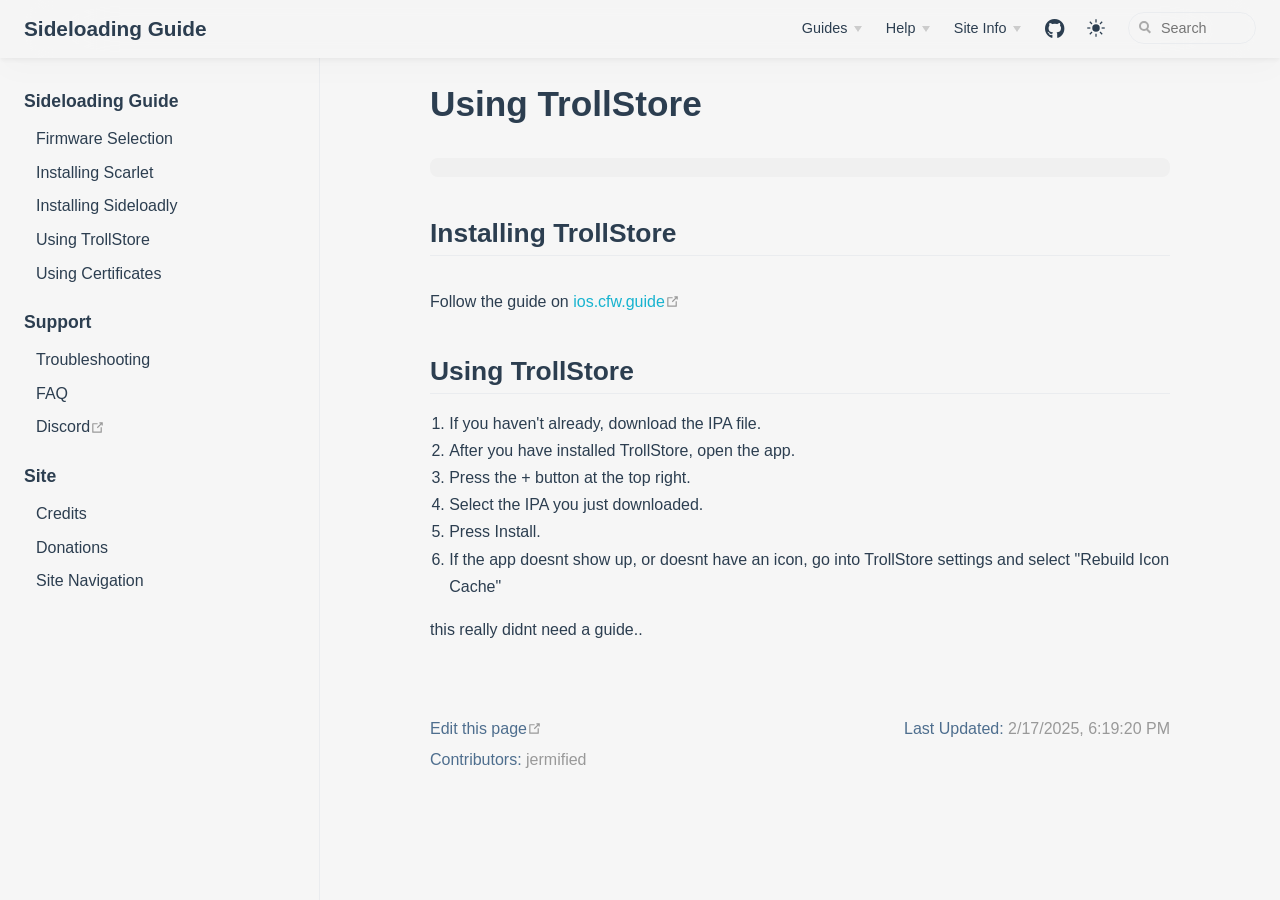
<file: using-trollstore/index.html>
<!DOCTYPE html>
<html lang="en_US">
  <head>
    <meta charset="utf-8">
    <meta name="viewport" content="width=device-width,initial-scale=1">
    <meta name="generator" content="VuePress 2.0.0-beta.49">
    <style>
      :root {
        --c-bg: #fff;
      }
      html.dark {
        --c-bg: #22272e;
      }
      html, body {
        background-color: var(--c-bg);
      }
    </style>
    <script>
      const userMode = localStorage.getItem('vuepress-color-scheme');
			const systemDarkMode = window.matchMedia && window.matchMedia('(prefers-color-scheme: dark)').matches;
			if (userMode === 'dark' || (userMode !== 'light' && systemDarkMode)) {
				document.documentElement.classList.toggle('dark', true);
			}
    </script>
    <link rel="stylesheet" href="https://use.fontawesome.com/releases/v5.6.1/css/all.css"><script type="text/javascript" src="https://cdn.thisiswaldo.com/static/js/8406.js"></script><script src="/assets/js/analytics.js"></script><title>Using TrollStore | Sideloading Guide</title><meta name="description" content="Tutorial to use and install apps using TrollStore on most iOS devices.">
    <link rel="modulepreload" href="/assets/app.f12df921.js"><link rel="modulepreload" href="/assets/index.html.5ee9fc07.js"><link rel="modulepreload" href="/assets/index.html.bf72a6a5.js"><link rel="prefetch" href="/assets/credits.html.60a35cd9.js"><link rel="prefetch" href="/assets/donations.html.a4386f20.js"><link rel="prefetch" href="/assets/faq.html.42aeb106.js"><link rel="prefetch" href="/assets/index.html.42816609.js"><link rel="prefetch" href="/assets/index.html.1d8bf219.js"><link rel="prefetch" href="/assets/index.html.48e5a6eb.js"><link rel="prefetch" href="/assets/index.html.3e1dce6c.js"><link rel="prefetch" href="/assets/index.html.fa55212a.js"><link rel="prefetch" href="/assets/site-navigation.html.2525e80c.js"><link rel="prefetch" href="/assets/index.html.df85aa31.js"><link rel="prefetch" href="/assets/index.html.e37aef78.js"><link rel="prefetch" href="/assets/404.html.9dfa17d5.js"><link rel="prefetch" href="/assets/credits.html.f4611bad.js"><link rel="prefetch" href="/assets/donations.html.e97fa05e.js"><link rel="prefetch" href="/assets/faq.html.08de2b56.js"><link rel="prefetch" href="/assets/index.html.a75c9735.js"><link rel="prefetch" href="/assets/index.html.47979bd6.js"><link rel="prefetch" href="/assets/index.html.c2621256.js"><link rel="prefetch" href="/assets/index.html.f04ab90d.js"><link rel="prefetch" href="/assets/index.html.ffe8a50e.js"><link rel="prefetch" href="/assets/site-navigation.html.2cba6f5f.js"><link rel="prefetch" href="/assets/index.html.513cd13f.js"><link rel="prefetch" href="/assets/index.html.2f69f557.js"><link rel="prefetch" href="/assets/404.html.1d617dce.js"><link rel="prefetch" href="/assets/404.11486a14.js"><link rel="prefetch" href="/assets/Layout.908f3eea.js"><link rel="prefetch" href="/assets/Tab.65b7c510.js"><link rel="prefetch" href="/assets/Tabs.6bf7418d.js">
    <link rel="stylesheet" href="/assets/style.50be1f61.css">
  </head>
  <body>
    <div id="app"><!--[--><div class="theme-container"><!--[--><header class="navbar"><div class="toggle-sidebar-button" title="Toggle sidebar" aria-expanded="false" role="button" tabindex="0"><div class="icon" aria-hidden="true"><span></span><span></span><span></span></div></div><span><a href="/" class=""><!----><span class="site-name">Sideloading Guide</span></a></span><div class="navbar-items-wrapper" style=""><!--[--><!--]--><nav class="navbar-items can-hide"><!--[--><div class="navbar-item"><div class="navbar-dropdown-wrapper"><button class="navbar-dropdown-title" type="button" aria-label="Guides"><span class="title">Guides</span><span class="arrow down"></span></button><button class="navbar-dropdown-title-mobile" type="button" aria-label="Guides"><span class="title">Guides</span><span class="right arrow"></span></button><ul style="display:none;" class="navbar-dropdown"><!--[--><li class="navbar-dropdown-item"><a href="/firmware-selection/" class="" aria-label="Firmware Selection"><!--[--><!--]--><span>Firmware Selection</span><!--[--><!--]--></a></li><li class="navbar-dropdown-item"><a href="/installing-scarlet/" class="" aria-label="Installing Scarlet"><!--[--><!--]--><span>Installing Scarlet</span><!--[--><!--]--></a></li><li class="navbar-dropdown-item"><a href="/using-certs/" class="" aria-label="Using Certificates"><!--[--><!--]--><span>Using Certificates</span><!--[--><!--]--></a></li><li class="navbar-dropdown-item"><a href="/installing-sideloadly/" class="" aria-label="Installing Sideloadly"><!--[--><!--]--><span>Installing Sideloadly</span><!--[--><!--]--></a></li><li class="navbar-dropdown-item"><a aria-current="page" href="/using-trollstore/" class="router-link-active router-link-exact-active router-link-active" aria-label="Using TrollStore"><!--[--><!--]--><span>Using TrollStore</span><!--[--><!--]--></a></li><!--]--></ul></div></div><div class="navbar-item"><div class="navbar-dropdown-wrapper"><button class="navbar-dropdown-title" type="button" aria-label="Help"><span class="title">Help</span><span class="arrow down"></span></button><button class="navbar-dropdown-title-mobile" type="button" aria-label="Help"><span class="title">Help</span><span class="right arrow"></span></button><ul style="display:none;" class="navbar-dropdown"><!--[--><li class="navbar-dropdown-item"><a href="/faq.html" class="" aria-label="FAQ"><!--[--><!--]--><span>FAQ</span><!--[--><!--]--></a></li><li class="navbar-dropdown-item"><a href="/troubleshooting" class="" aria-label="Troubleshooting"><!--[--><!--]--><span>Troubleshooting</span><!--[--><!--]--></a></li><li class="navbar-dropdown-item"><a class="external-link" href="https://discord.gg/fnafworld" rel="noopener noreferrer" target="_blank" aria-label="Discord"><!--[--><!--]--><span>Discord</span><span><svg class="external-link-icon" xmlns="http://www.w3.org/2000/svg" aria-hidden="true" focusable="false" x="0px" y="0px" viewBox="0 0 100 100" width="15" height="15"><path fill="currentColor" d="M18.8,85.1h56l0,0c2.2,0,4-1.8,4-4v-32h-8v28h-48v-48h28v-8h-32l0,0c-2.2,0-4,1.8-4,4v56C14.8,83.3,16.6,85.1,18.8,85.1z"></path><polygon fill="currentColor" points="45.7,48.7 51.3,54.3 77.2,28.5 77.2,37.2 85.2,37.2 85.2,14.9 62.8,14.9 62.8,22.9 71.5,22.9"></polygon></svg><span class="external-link-icon-sr-only">Open in new window</span></span><!--[--><!--]--></a></li><!--]--></ul></div></div><div class="navbar-item"><div class="navbar-dropdown-wrapper"><button class="navbar-dropdown-title" type="button" aria-label="Site Info"><span class="title">Site Info</span><span class="arrow down"></span></button><button class="navbar-dropdown-title-mobile" type="button" aria-label="Site Info"><span class="title">Site Info</span><span class="right arrow"></span></button><ul style="display:none;" class="navbar-dropdown"><!--[--><li class="navbar-dropdown-item"><a href="/donations.html" class="" aria-label="Donations"><!--[--><!--]--><span>Donations</span><!--[--><!--]--></a></li><li class="navbar-dropdown-item"><a href="/credits.html" class="" aria-label="Credits"><!--[--><!--]--><span>Credits</span><!--[--><!--]--></a></li><li class="navbar-dropdown-item"><a class="external-link" href="https://github.com/fnafworldmodding/fnafworldmodding.github.io/" rel="noopener noreferrer" target="_blank" aria-label="Source"><!--[--><!--]--><span>Source</span><span><svg class="external-link-icon" xmlns="http://www.w3.org/2000/svg" aria-hidden="true" focusable="false" x="0px" y="0px" viewBox="0 0 100 100" width="15" height="15"><path fill="currentColor" d="M18.8,85.1h56l0,0c2.2,0,4-1.8,4-4v-32h-8v28h-48v-48h28v-8h-32l0,0c-2.2,0-4,1.8-4,4v56C14.8,83.3,16.6,85.1,18.8,85.1z"></path><polygon fill="currentColor" points="45.7,48.7 51.3,54.3 77.2,28.5 77.2,37.2 85.2,37.2 85.2,14.9 62.8,14.9 62.8,22.9 71.5,22.9"></polygon></svg><span class="external-link-icon-sr-only">Open in new window</span></span><!--[--><!--]--></a></li><li class="navbar-dropdown-item"><a href="/site-navigation.html" class="" aria-label="Site Navigation"><!--[--><!--]--><span>Site Navigation</span><!--[--><!--]--></a></li><!--]--></ul></div></div><div class="navbar-item"><a class="external-link" href="https://github.com/fnafworldmodding/fnafworldmodding.github.io" rel="noopener noreferrer" target="_blank" aria-label="&lt;i class=&quot;fab fa-github&quot;&gt;&lt;/i&gt;"><!--[--><!--]--><span><i class="fab fa-github"></i></span><span><svg class="external-link-icon" xmlns="http://www.w3.org/2000/svg" aria-hidden="true" focusable="false" x="0px" y="0px" viewBox="0 0 100 100" width="15" height="15"><path fill="currentColor" d="M18.8,85.1h56l0,0c2.2,0,4-1.8,4-4v-32h-8v28h-48v-48h28v-8h-32l0,0c-2.2,0-4,1.8-4,4v56C14.8,83.3,16.6,85.1,18.8,85.1z"></path><polygon fill="currentColor" points="45.7,48.7 51.3,54.3 77.2,28.5 77.2,37.2 85.2,37.2 85.2,14.9 62.8,14.9 62.8,22.9 71.5,22.9"></polygon></svg><span class="external-link-icon-sr-only">Open in new window</span></span><!--[--><!--]--></a></div><!--]--></nav><!--[--><!--]--><button class="toggle-color-mode-button" title="toggle color mode"><svg style="" class="icon" focusable="false" viewBox="0 0 32 32"><path d="M16 12.005a4 0 0 1 1-4 4a4.005 4.005 0 0 0 4-4m0-2a6 6 0 1 0 6 6a6 6 0 0 0-6-6z" fill="currentColor"></path><path d="M5.394 6.813l1.414-1.415l3.506 3.506L8.9 10.318z" fill="currentColor"></path><path d="M2 15.005h5v2H2z" fill="currentColor"></path><path d="M5.394 25.197L8.9 21.691l1.414 1.415l-3.506 3.505z" fill="currentColor"></path><path d="M15 25.005h2v5h-2z" fill="currentColor"></path><path d="M21.687 23.106l1.414-1.415l3.506 3.506l-1.414 1.414z" fill="currentColor"></path><path d="M25 15.005h5v2h-5z" fill="currentColor"></path><path d="M21.687 8.904l3.506-3.506l1.414 1.415l-3.506 3.505z" fill="currentColor"></path><path d="M15 2.005h2v5h-2z" fill="currentColor"></path></svg><svg style="display:none;" class="icon" focusable="false" viewBox="0 0 28 28"><path d="
          M13.502 5.414
          c-.138 0-.278.005-.418 0
          M14.98 3a1.002 1.002 0 0 0-.175.016
          a13.096 13.096 0 0 0 1.825 25.981
          c.164.006.328 0 .49 0
          a13.072 13.072 0 0 0 10.703-5.555
          a1.01 1.01 0 0 0-.783-1.565
          A13.08 13.08 0 0 1 15.89 4.38
          A1.015 1.015 0 0 0 14.98 3
        z" fill="currentColor"></path></svg></button><form class="search-box" role="search"><input type="search" placeholder="Search" autocomplete="off" spellcheck="false" value><!----></form></div></header><!--]--><div class="sidebar-mask"></div><!--[--><aside class="sidebar"><nav class="navbar-items"><!--[--><div class="navbar-item"><div class="navbar-dropdown-wrapper"><button class="navbar-dropdown-title" type="button" aria-label="Guides"><span class="title">Guides</span><span class="arrow down"></span></button><button class="navbar-dropdown-title-mobile" type="button" aria-label="Guides"><span class="title">Guides</span><span class="right arrow"></span></button><ul style="display:none;" class="navbar-dropdown"><!--[--><li class="navbar-dropdown-item"><a href="/firmware-selection/" class="" aria-label="Firmware Selection"><!--[--><!--]--><span>Firmware Selection</span><!--[--><!--]--></a></li><li class="navbar-dropdown-item"><a href="/installing-scarlet/" class="" aria-label="Installing Scarlet"><!--[--><!--]--><span>Installing Scarlet</span><!--[--><!--]--></a></li><li class="navbar-dropdown-item"><a href="/using-certs/" class="" aria-label="Using Certificates"><!--[--><!--]--><span>Using Certificates</span><!--[--><!--]--></a></li><li class="navbar-dropdown-item"><a href="/installing-sideloadly/" class="" aria-label="Installing Sideloadly"><!--[--><!--]--><span>Installing Sideloadly</span><!--[--><!--]--></a></li><li class="navbar-dropdown-item"><a aria-current="page" href="/using-trollstore/" class="router-link-active router-link-exact-active router-link-active" aria-label="Using TrollStore"><!--[--><!--]--><span>Using TrollStore</span><!--[--><!--]--></a></li><!--]--></ul></div></div><div class="navbar-item"><div class="navbar-dropdown-wrapper"><button class="navbar-dropdown-title" type="button" aria-label="Help"><span class="title">Help</span><span class="arrow down"></span></button><button class="navbar-dropdown-title-mobile" type="button" aria-label="Help"><span class="title">Help</span><span class="right arrow"></span></button><ul style="display:none;" class="navbar-dropdown"><!--[--><li class="navbar-dropdown-item"><a href="/faq.html" class="" aria-label="FAQ"><!--[--><!--]--><span>FAQ</span><!--[--><!--]--></a></li><li class="navbar-dropdown-item"><a href="/troubleshooting" class="" aria-label="Troubleshooting"><!--[--><!--]--><span>Troubleshooting</span><!--[--><!--]--></a></li><li class="navbar-dropdown-item"><a class="external-link" href="https://discord.gg/fnafworld" rel="noopener noreferrer" target="_blank" aria-label="Discord"><!--[--><!--]--><span>Discord</span><span><svg class="external-link-icon" xmlns="http://www.w3.org/2000/svg" aria-hidden="true" focusable="false" x="0px" y="0px" viewBox="0 0 100 100" width="15" height="15"><path fill="currentColor" d="M18.8,85.1h56l0,0c2.2,0,4-1.8,4-4v-32h-8v28h-48v-48h28v-8h-32l0,0c-2.2,0-4,1.8-4,4v56C14.8,83.3,16.6,85.1,18.8,85.1z"></path><polygon fill="currentColor" points="45.7,48.7 51.3,54.3 77.2,28.5 77.2,37.2 85.2,37.2 85.2,14.9 62.8,14.9 62.8,22.9 71.5,22.9"></polygon></svg><span class="external-link-icon-sr-only">Open in new window</span></span><!--[--><!--]--></a></li><!--]--></ul></div></div><div class="navbar-item"><div class="navbar-dropdown-wrapper"><button class="navbar-dropdown-title" type="button" aria-label="Site Info"><span class="title">Site Info</span><span class="arrow down"></span></button><button class="navbar-dropdown-title-mobile" type="button" aria-label="Site Info"><span class="title">Site Info</span><span class="right arrow"></span></button><ul style="display:none;" class="navbar-dropdown"><!--[--><li class="navbar-dropdown-item"><a href="/donations.html" class="" aria-label="Donations"><!--[--><!--]--><span>Donations</span><!--[--><!--]--></a></li><li class="navbar-dropdown-item"><a href="/credits.html" class="" aria-label="Credits"><!--[--><!--]--><span>Credits</span><!--[--><!--]--></a></li><li class="navbar-dropdown-item"><a class="external-link" href="https://github.com/fnafworldmodding/fnafworldmodding.github.io/" rel="noopener noreferrer" target="_blank" aria-label="Source"><!--[--><!--]--><span>Source</span><span><svg class="external-link-icon" xmlns="http://www.w3.org/2000/svg" aria-hidden="true" focusable="false" x="0px" y="0px" viewBox="0 0 100 100" width="15" height="15"><path fill="currentColor" d="M18.8,85.1h56l0,0c2.2,0,4-1.8,4-4v-32h-8v28h-48v-48h28v-8h-32l0,0c-2.2,0-4,1.8-4,4v56C14.8,83.3,16.6,85.1,18.8,85.1z"></path><polygon fill="currentColor" points="45.7,48.7 51.3,54.3 77.2,28.5 77.2,37.2 85.2,37.2 85.2,14.9 62.8,14.9 62.8,22.9 71.5,22.9"></polygon></svg><span class="external-link-icon-sr-only">Open in new window</span></span><!--[--><!--]--></a></li><li class="navbar-dropdown-item"><a href="/site-navigation.html" class="" aria-label="Site Navigation"><!--[--><!--]--><span>Site Navigation</span><!--[--><!--]--></a></li><!--]--></ul></div></div><div class="navbar-item"><a class="external-link" href="https://github.com/fnafworldmodding/fnafworldmodding.github.io" rel="noopener noreferrer" target="_blank" aria-label="&lt;i class=&quot;fab fa-github&quot;&gt;&lt;/i&gt;"><!--[--><!--]--><span><i class="fab fa-github"></i></span><span><svg class="external-link-icon" xmlns="http://www.w3.org/2000/svg" aria-hidden="true" focusable="false" x="0px" y="0px" viewBox="0 0 100 100" width="15" height="15"><path fill="currentColor" d="M18.8,85.1h56l0,0c2.2,0,4-1.8,4-4v-32h-8v28h-48v-48h28v-8h-32l0,0c-2.2,0-4,1.8-4,4v56C14.8,83.3,16.6,85.1,18.8,85.1z"></path><polygon fill="currentColor" points="45.7,48.7 51.3,54.3 77.2,28.5 77.2,37.2 85.2,37.2 85.2,14.9 62.8,14.9 62.8,22.9 71.5,22.9"></polygon></svg><span class="external-link-icon-sr-only">Open in new window</span></span><!--[--><!--]--></a></div><!--]--></nav><!--[--><!--]--><ul class="sidebar-items"><!--[--><li><p tabindex="0" class="sidebar-item sidebar-heading">Sideloading Guide <!----></p><ul style="display:none;" class="sidebar-item-children"><!--[--><li><a href="/firmware-selection" class="sidebar-item" aria-label="Firmware Selection"><!--[--><!--]--><span>Firmware Selection</span><!--[--><!--]--></a><!----></li><li><a href="/installing-scarlet" class="sidebar-item" aria-label="Installing Scarlet"><!--[--><!--]--><span>Installing Scarlet</span><!--[--><!--]--></a><!----></li><li><a href="/installing-sideloadly" class="sidebar-item" aria-label="Installing Sideloadly"><!--[--><!--]--><span>Installing Sideloadly</span><!--[--><!--]--></a><!----></li><li><a aria-current="page" href="/using-trollstore" class="router-link-active router-link-exact-active router-link-active sidebar-item" aria-label="Using TrollStore"><!--[--><!--]--><span>Using TrollStore</span><!--[--><!--]--></a><!----></li><li><a href="/using-certs" class="sidebar-item" aria-label="Using Certificates"><!--[--><!--]--><span>Using Certificates</span><!--[--><!--]--></a><!----></li><!--]--></ul></li><li><p tabindex="0" class="sidebar-item sidebar-heading">Support <!----></p><ul style="display:none;" class="sidebar-item-children"><!--[--><li><a href="/troubleshooting" class="sidebar-item" aria-label="Troubleshooting"><!--[--><!--]--><span>Troubleshooting</span><!--[--><!--]--></a><!----></li><li><a href="/faq.html" class="sidebar-item" aria-label="FAQ"><!--[--><!--]--><span>FAQ</span><!--[--><!--]--></a><!----></li><li><a class="external-link sidebar-item" href="https://discord.gg/fnafworld" rel="noopener noreferrer" target="_blank" aria-label="Discord"><!--[--><!--]--><span>Discord</span><span><svg class="external-link-icon" xmlns="http://www.w3.org/2000/svg" aria-hidden="true" focusable="false" x="0px" y="0px" viewBox="0 0 100 100" width="15" height="15"><path fill="currentColor" d="M18.8,85.1h56l0,0c2.2,0,4-1.8,4-4v-32h-8v28h-48v-48h28v-8h-32l0,0c-2.2,0-4,1.8-4,4v56C14.8,83.3,16.6,85.1,18.8,85.1z"></path><polygon fill="currentColor" points="45.7,48.7 51.3,54.3 77.2,28.5 77.2,37.2 85.2,37.2 85.2,14.9 62.8,14.9 62.8,22.9 71.5,22.9"></polygon></svg><span class="external-link-icon-sr-only">Open in new window</span></span><!--[--><!--]--></a><!----></li><!--]--></ul></li><li><p tabindex="0" class="sidebar-item sidebar-heading">Site <!----></p><ul style="display:none;" class="sidebar-item-children"><!--[--><li><a href="/credits.html" class="sidebar-item" aria-label="Credits"><!--[--><!--]--><span>Credits</span><!--[--><!--]--></a><!----></li><li><a href="/donations.html" class="sidebar-item" aria-label="Donations"><!--[--><!--]--><span>Donations</span><!--[--><!--]--></a><!----></li><li><a href="/site-navigation.html" class="sidebar-item" aria-label="Site Navigation"><!--[--><!--]--><span>Site Navigation</span><!--[--><!--]--></a><!----></li><!--]--></ul></li><!--]--></ul><!--[--><!--]--></aside><!--]--><!--[--><main class="page"><div class="theme-default-content"><!--[--><!--[--><h1 id="pageTitle">Using TrollStore</h1><div class="custom-container none"><p><p>For support, ask for help on the FNaF World Modding <a href="https://discord.gg/fnafworld">Discord Server</a>.</p>
</p></div><!--]--><!--]--><div id="waldo-tag-8408" style="margin-bottom:1em;"></div><div><h2 id="installing-trollstore" tabindex="-1"><a class="header-anchor" href="#installing-trollstore" aria-hidden="true">#</a> Installing TrollStore</h2><p>Follow the guide on <a href="https://ios.cfw.guide/installing-trollstore" target="_blank" rel="noopener noreferrer">ios.cfw.guide<span><svg class="external-link-icon" xmlns="http://www.w3.org/2000/svg" aria-hidden="true" focusable="false" x="0px" y="0px" viewBox="0 0 100 100" width="15" height="15"><path fill="currentColor" d="M18.8,85.1h56l0,0c2.2,0,4-1.8,4-4v-32h-8v28h-48v-48h28v-8h-32l0,0c-2.2,0-4,1.8-4,4v56C14.8,83.3,16.6,85.1,18.8,85.1z"></path><polygon fill="currentColor" points="45.7,48.7 51.3,54.3 77.2,28.5 77.2,37.2 85.2,37.2 85.2,14.9 62.8,14.9 62.8,22.9 71.5,22.9"></polygon></svg><span class="external-link-icon-sr-only">Open in new window</span></span></a></p><h2 id="using-trollstore" tabindex="-1"><a class="header-anchor" href="#using-trollstore" aria-hidden="true">#</a> Using TrollStore</h2><ol><li>If you haven&#39;t already, download the IPA file.</li><li>After you have installed TrollStore, open the app.</li><li>Press the + button at the top right.</li><li>Select the IPA you just downloaded.</li><li>Press Install.</li><li>If the app doesnt show up, or doesnt have an icon, go into TrollStore settings and select &quot;Rebuild Icon Cache&quot;</li></ol><p>this really didnt need a guide..</p></div><div id="waldo-tag-8442"></div><!--[--><!--]--></div><footer class="page-meta"><div class="meta-item edit-link"><a class="external-link meta-item-label" href="https://github.com/fnafworldmodding/fnafworldmodding.github.io/edit/main/using-trollstore.md" rel="noopener noreferrer" target="_blank" aria-label="Edit this page"><!--[--><!--]--><span>Edit this page</span><span><svg class="external-link-icon" xmlns="http://www.w3.org/2000/svg" aria-hidden="true" focusable="false" x="0px" y="0px" viewBox="0 0 100 100" width="15" height="15"><path fill="currentColor" d="M18.8,85.1h56l0,0c2.2,0,4-1.8,4-4v-32h-8v28h-48v-48h28v-8h-32l0,0c-2.2,0-4,1.8-4,4v56C14.8,83.3,16.6,85.1,18.8,85.1z"></path><polygon fill="currentColor" points="45.7,48.7 51.3,54.3 77.2,28.5 77.2,37.2 85.2,37.2 85.2,14.9 62.8,14.9 62.8,22.9 71.5,22.9"></polygon></svg><span class="external-link-icon-sr-only">Open in new window</span></span><!--[--><!--]--></a></div><div class="meta-item last-updated"><span class="meta-item-label">Last Updated: </span><!----></div><div class="meta-item contributors"><span class="meta-item-label">Contributors: </span><span class="meta-item-info"><!--[--><!--[--><span class="contributor" title="email: 199411248+jermification@users.noreply.github.com">jermified</span><!----><!--]--><!--]--></span></div></footer><!----></main><!--]--></div><!----><!--]--></div>
    <script type="module" src="/assets/app.f12df921.js" defer></script>
  </body>
</html>
</file>
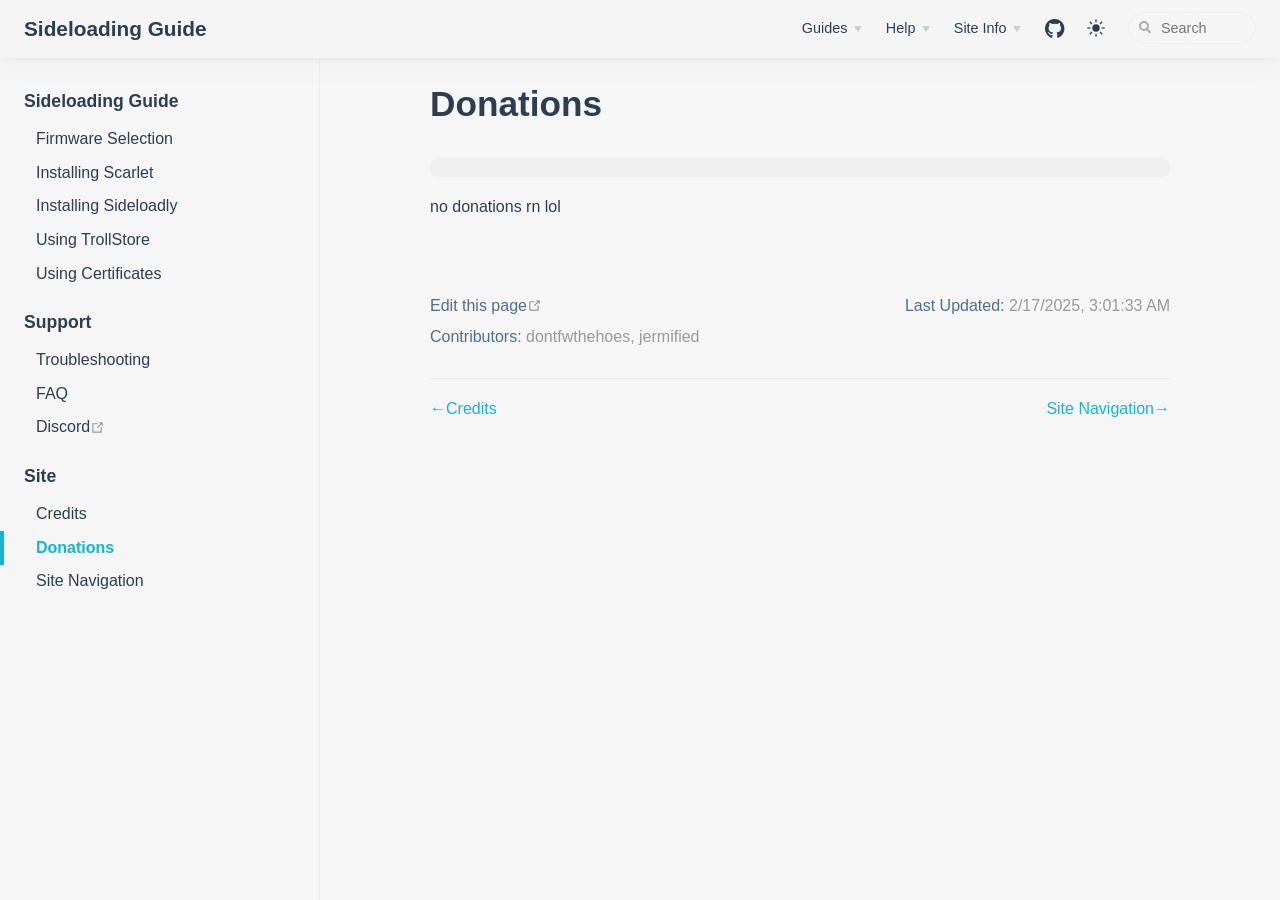
<file: donations.html>
<!DOCTYPE html>
<html lang="en_US">
  <head>
    <meta charset="utf-8">
    <meta name="viewport" content="width=device-width,initial-scale=1">
    <meta name="generator" content="VuePress 2.0.0-beta.49">
    <style>
      :root {
        --c-bg: #fff;
      }
      html.dark {
        --c-bg: #22272e;
      }
      html, body {
        background-color: var(--c-bg);
      }
    </style>
    <script>
      const userMode = localStorage.getItem('vuepress-color-scheme');
			const systemDarkMode = window.matchMedia && window.matchMedia('(prefers-color-scheme: dark)').matches;
			if (userMode === 'dark' || (userMode !== 'light' && systemDarkMode)) {
				document.documentElement.classList.toggle('dark', true);
			}
    </script>
    <link rel="stylesheet" href="https://use.fontawesome.com/releases/v5.6.1/css/all.css"><script type="text/javascript" src="https://cdn.thisiswaldo.com/static/js/8406.js"></script><script src="/assets/js/analytics.js"></script><title>Donations | Sideloading Guide</title><meta name="description" content="Support the creators of the guide by donating!">
    <link rel="modulepreload" href="/assets/app.f12df921.js"><link rel="modulepreload" href="/assets/donations.html.e97fa05e.js"><link rel="modulepreload" href="/assets/donations.html.a4386f20.js"><link rel="prefetch" href="/assets/credits.html.60a35cd9.js"><link rel="prefetch" href="/assets/faq.html.42aeb106.js"><link rel="prefetch" href="/assets/index.html.42816609.js"><link rel="prefetch" href="/assets/index.html.1d8bf219.js"><link rel="prefetch" href="/assets/index.html.48e5a6eb.js"><link rel="prefetch" href="/assets/index.html.3e1dce6c.js"><link rel="prefetch" href="/assets/index.html.fa55212a.js"><link rel="prefetch" href="/assets/site-navigation.html.2525e80c.js"><link rel="prefetch" href="/assets/index.html.df85aa31.js"><link rel="prefetch" href="/assets/index.html.e37aef78.js"><link rel="prefetch" href="/assets/index.html.bf72a6a5.js"><link rel="prefetch" href="/assets/404.html.9dfa17d5.js"><link rel="prefetch" href="/assets/credits.html.f4611bad.js"><link rel="prefetch" href="/assets/faq.html.08de2b56.js"><link rel="prefetch" href="/assets/index.html.a75c9735.js"><link rel="prefetch" href="/assets/index.html.47979bd6.js"><link rel="prefetch" href="/assets/index.html.c2621256.js"><link rel="prefetch" href="/assets/index.html.f04ab90d.js"><link rel="prefetch" href="/assets/index.html.ffe8a50e.js"><link rel="prefetch" href="/assets/site-navigation.html.2cba6f5f.js"><link rel="prefetch" href="/assets/index.html.513cd13f.js"><link rel="prefetch" href="/assets/index.html.2f69f557.js"><link rel="prefetch" href="/assets/index.html.5ee9fc07.js"><link rel="prefetch" href="/assets/404.html.1d617dce.js"><link rel="prefetch" href="/assets/404.11486a14.js"><link rel="prefetch" href="/assets/Layout.908f3eea.js"><link rel="prefetch" href="/assets/Tab.65b7c510.js"><link rel="prefetch" href="/assets/Tabs.6bf7418d.js">
    <link rel="stylesheet" href="/assets/style.50be1f61.css">
  </head>
  <body>
    <div id="app"><!--[--><div class="theme-container"><!--[--><header class="navbar"><div class="toggle-sidebar-button" title="Toggle sidebar" aria-expanded="false" role="button" tabindex="0"><div class="icon" aria-hidden="true"><span></span><span></span><span></span></div></div><span><a href="/" class=""><!----><span class="site-name">Sideloading Guide</span></a></span><div class="navbar-items-wrapper" style=""><!--[--><!--]--><nav class="navbar-items can-hide"><!--[--><div class="navbar-item"><div class="navbar-dropdown-wrapper"><button class="navbar-dropdown-title" type="button" aria-label="Guides"><span class="title">Guides</span><span class="arrow down"></span></button><button class="navbar-dropdown-title-mobile" type="button" aria-label="Guides"><span class="title">Guides</span><span class="right arrow"></span></button><ul style="display:none;" class="navbar-dropdown"><!--[--><li class="navbar-dropdown-item"><a href="/firmware-selection/" class="" aria-label="Firmware Selection"><!--[--><!--]--><span>Firmware Selection</span><!--[--><!--]--></a></li><li class="navbar-dropdown-item"><a href="/installing-scarlet/" class="" aria-label="Installing Scarlet"><!--[--><!--]--><span>Installing Scarlet</span><!--[--><!--]--></a></li><li class="navbar-dropdown-item"><a href="/using-certs/" class="" aria-label="Using Certificates"><!--[--><!--]--><span>Using Certificates</span><!--[--><!--]--></a></li><li class="navbar-dropdown-item"><a href="/installing-sideloadly/" class="" aria-label="Installing Sideloadly"><!--[--><!--]--><span>Installing Sideloadly</span><!--[--><!--]--></a></li><li class="navbar-dropdown-item"><a href="/using-trollstore/" class="" aria-label="Using TrollStore"><!--[--><!--]--><span>Using TrollStore</span><!--[--><!--]--></a></li><!--]--></ul></div></div><div class="navbar-item"><div class="navbar-dropdown-wrapper"><button class="navbar-dropdown-title" type="button" aria-label="Help"><span class="title">Help</span><span class="arrow down"></span></button><button class="navbar-dropdown-title-mobile" type="button" aria-label="Help"><span class="title">Help</span><span class="right arrow"></span></button><ul style="display:none;" class="navbar-dropdown"><!--[--><li class="navbar-dropdown-item"><a href="/faq.html" class="" aria-label="FAQ"><!--[--><!--]--><span>FAQ</span><!--[--><!--]--></a></li><li class="navbar-dropdown-item"><a href="/troubleshooting" class="" aria-label="Troubleshooting"><!--[--><!--]--><span>Troubleshooting</span><!--[--><!--]--></a></li><li class="navbar-dropdown-item"><a class="external-link" href="https://discord.gg/fnafworld" rel="noopener noreferrer" target="_blank" aria-label="Discord"><!--[--><!--]--><span>Discord</span><span><svg class="external-link-icon" xmlns="http://www.w3.org/2000/svg" aria-hidden="true" focusable="false" x="0px" y="0px" viewBox="0 0 100 100" width="15" height="15"><path fill="currentColor" d="M18.8,85.1h56l0,0c2.2,0,4-1.8,4-4v-32h-8v28h-48v-48h28v-8h-32l0,0c-2.2,0-4,1.8-4,4v56C14.8,83.3,16.6,85.1,18.8,85.1z"></path><polygon fill="currentColor" points="45.7,48.7 51.3,54.3 77.2,28.5 77.2,37.2 85.2,37.2 85.2,14.9 62.8,14.9 62.8,22.9 71.5,22.9"></polygon></svg><span class="external-link-icon-sr-only">Open in new window</span></span><!--[--><!--]--></a></li><!--]--></ul></div></div><div class="navbar-item"><div class="navbar-dropdown-wrapper"><button class="navbar-dropdown-title" type="button" aria-label="Site Info"><span class="title">Site Info</span><span class="arrow down"></span></button><button class="navbar-dropdown-title-mobile" type="button" aria-label="Site Info"><span class="title">Site Info</span><span class="right arrow"></span></button><ul style="display:none;" class="navbar-dropdown"><!--[--><li class="navbar-dropdown-item"><a aria-current="page" href="/donations.html" class="router-link-active router-link-exact-active router-link-active" aria-label="Donations"><!--[--><!--]--><span>Donations</span><!--[--><!--]--></a></li><li class="navbar-dropdown-item"><a href="/credits.html" class="" aria-label="Credits"><!--[--><!--]--><span>Credits</span><!--[--><!--]--></a></li><li class="navbar-dropdown-item"><a class="external-link" href="https://github.com/fnafworldmodding/fnafworldmodding.github.io/" rel="noopener noreferrer" target="_blank" aria-label="Source"><!--[--><!--]--><span>Source</span><span><svg class="external-link-icon" xmlns="http://www.w3.org/2000/svg" aria-hidden="true" focusable="false" x="0px" y="0px" viewBox="0 0 100 100" width="15" height="15"><path fill="currentColor" d="M18.8,85.1h56l0,0c2.2,0,4-1.8,4-4v-32h-8v28h-48v-48h28v-8h-32l0,0c-2.2,0-4,1.8-4,4v56C14.8,83.3,16.6,85.1,18.8,85.1z"></path><polygon fill="currentColor" points="45.7,48.7 51.3,54.3 77.2,28.5 77.2,37.2 85.2,37.2 85.2,14.9 62.8,14.9 62.8,22.9 71.5,22.9"></polygon></svg><span class="external-link-icon-sr-only">Open in new window</span></span><!--[--><!--]--></a></li><li class="navbar-dropdown-item"><a href="/site-navigation.html" class="" aria-label="Site Navigation"><!--[--><!--]--><span>Site Navigation</span><!--[--><!--]--></a></li><!--]--></ul></div></div><div class="navbar-item"><a class="external-link" href="https://github.com/fnafworldmodding/fnafworldmodding.github.io" rel="noopener noreferrer" target="_blank" aria-label="&lt;i class=&quot;fab fa-github&quot;&gt;&lt;/i&gt;"><!--[--><!--]--><span><i class="fab fa-github"></i></span><span><svg class="external-link-icon" xmlns="http://www.w3.org/2000/svg" aria-hidden="true" focusable="false" x="0px" y="0px" viewBox="0 0 100 100" width="15" height="15"><path fill="currentColor" d="M18.8,85.1h56l0,0c2.2,0,4-1.8,4-4v-32h-8v28h-48v-48h28v-8h-32l0,0c-2.2,0-4,1.8-4,4v56C14.8,83.3,16.6,85.1,18.8,85.1z"></path><polygon fill="currentColor" points="45.7,48.7 51.3,54.3 77.2,28.5 77.2,37.2 85.2,37.2 85.2,14.9 62.8,14.9 62.8,22.9 71.5,22.9"></polygon></svg><span class="external-link-icon-sr-only">Open in new window</span></span><!--[--><!--]--></a></div><!--]--></nav><!--[--><!--]--><button class="toggle-color-mode-button" title="toggle color mode"><svg style="" class="icon" focusable="false" viewBox="0 0 32 32"><path d="M16 12.005a4 0 0 1 1-4 4a4.005 4.005 0 0 0 4-4m0-2a6 6 0 1 0 6 6a6 6 0 0 0-6-6z" fill="currentColor"></path><path d="M5.394 6.813l1.414-1.415l3.506 3.506L8.9 10.318z" fill="currentColor"></path><path d="M2 15.005h5v2H2z" fill="currentColor"></path><path d="M5.394 25.197L8.9 21.691l1.414 1.415l-3.506 3.505z" fill="currentColor"></path><path d="M15 25.005h2v5h-2z" fill="currentColor"></path><path d="M21.687 23.106l1.414-1.415l3.506 3.506l-1.414 1.414z" fill="currentColor"></path><path d="M25 15.005h5v2h-5z" fill="currentColor"></path><path d="M21.687 8.904l3.506-3.506l1.414 1.415l-3.506 3.505z" fill="currentColor"></path><path d="M15 2.005h2v5h-2z" fill="currentColor"></path></svg><svg style="display:none;" class="icon" focusable="false" viewBox="0 0 28 28"><path d="
          M13.502 5.414
          c-.138 0-.278.005-.418 0
          M14.98 3a1.002 1.002 0 0 0-.175.016
          a13.096 13.096 0 0 0 1.825 25.981
          c.164.006.328 0 .49 0
          a13.072 13.072 0 0 0 10.703-5.555
          a1.01 1.01 0 0 0-.783-1.565
          A13.08 13.08 0 0 1 15.89 4.38
          A1.015 1.015 0 0 0 14.98 3
        z" fill="currentColor"></path></svg></button><form class="search-box" role="search"><input type="search" placeholder="Search" autocomplete="off" spellcheck="false" value><!----></form></div></header><!--]--><div class="sidebar-mask"></div><!--[--><aside class="sidebar"><nav class="navbar-items"><!--[--><div class="navbar-item"><div class="navbar-dropdown-wrapper"><button class="navbar-dropdown-title" type="button" aria-label="Guides"><span class="title">Guides</span><span class="arrow down"></span></button><button class="navbar-dropdown-title-mobile" type="button" aria-label="Guides"><span class="title">Guides</span><span class="right arrow"></span></button><ul style="display:none;" class="navbar-dropdown"><!--[--><li class="navbar-dropdown-item"><a href="/firmware-selection/" class="" aria-label="Firmware Selection"><!--[--><!--]--><span>Firmware Selection</span><!--[--><!--]--></a></li><li class="navbar-dropdown-item"><a href="/installing-scarlet/" class="" aria-label="Installing Scarlet"><!--[--><!--]--><span>Installing Scarlet</span><!--[--><!--]--></a></li><li class="navbar-dropdown-item"><a href="/using-certs/" class="" aria-label="Using Certificates"><!--[--><!--]--><span>Using Certificates</span><!--[--><!--]--></a></li><li class="navbar-dropdown-item"><a href="/installing-sideloadly/" class="" aria-label="Installing Sideloadly"><!--[--><!--]--><span>Installing Sideloadly</span><!--[--><!--]--></a></li><li class="navbar-dropdown-item"><a href="/using-trollstore/" class="" aria-label="Using TrollStore"><!--[--><!--]--><span>Using TrollStore</span><!--[--><!--]--></a></li><!--]--></ul></div></div><div class="navbar-item"><div class="navbar-dropdown-wrapper"><button class="navbar-dropdown-title" type="button" aria-label="Help"><span class="title">Help</span><span class="arrow down"></span></button><button class="navbar-dropdown-title-mobile" type="button" aria-label="Help"><span class="title">Help</span><span class="right arrow"></span></button><ul style="display:none;" class="navbar-dropdown"><!--[--><li class="navbar-dropdown-item"><a href="/faq.html" class="" aria-label="FAQ"><!--[--><!--]--><span>FAQ</span><!--[--><!--]--></a></li><li class="navbar-dropdown-item"><a href="/troubleshooting" class="" aria-label="Troubleshooting"><!--[--><!--]--><span>Troubleshooting</span><!--[--><!--]--></a></li><li class="navbar-dropdown-item"><a class="external-link" href="https://discord.gg/fnafworld" rel="noopener noreferrer" target="_blank" aria-label="Discord"><!--[--><!--]--><span>Discord</span><span><svg class="external-link-icon" xmlns="http://www.w3.org/2000/svg" aria-hidden="true" focusable="false" x="0px" y="0px" viewBox="0 0 100 100" width="15" height="15"><path fill="currentColor" d="M18.8,85.1h56l0,0c2.2,0,4-1.8,4-4v-32h-8v28h-48v-48h28v-8h-32l0,0c-2.2,0-4,1.8-4,4v56C14.8,83.3,16.6,85.1,18.8,85.1z"></path><polygon fill="currentColor" points="45.7,48.7 51.3,54.3 77.2,28.5 77.2,37.2 85.2,37.2 85.2,14.9 62.8,14.9 62.8,22.9 71.5,22.9"></polygon></svg><span class="external-link-icon-sr-only">Open in new window</span></span><!--[--><!--]--></a></li><!--]--></ul></div></div><div class="navbar-item"><div class="navbar-dropdown-wrapper"><button class="navbar-dropdown-title" type="button" aria-label="Site Info"><span class="title">Site Info</span><span class="arrow down"></span></button><button class="navbar-dropdown-title-mobile" type="button" aria-label="Site Info"><span class="title">Site Info</span><span class="right arrow"></span></button><ul style="display:none;" class="navbar-dropdown"><!--[--><li class="navbar-dropdown-item"><a aria-current="page" href="/donations.html" class="router-link-active router-link-exact-active router-link-active" aria-label="Donations"><!--[--><!--]--><span>Donations</span><!--[--><!--]--></a></li><li class="navbar-dropdown-item"><a href="/credits.html" class="" aria-label="Credits"><!--[--><!--]--><span>Credits</span><!--[--><!--]--></a></li><li class="navbar-dropdown-item"><a class="external-link" href="https://github.com/fnafworldmodding/fnafworldmodding.github.io/" rel="noopener noreferrer" target="_blank" aria-label="Source"><!--[--><!--]--><span>Source</span><span><svg class="external-link-icon" xmlns="http://www.w3.org/2000/svg" aria-hidden="true" focusable="false" x="0px" y="0px" viewBox="0 0 100 100" width="15" height="15"><path fill="currentColor" d="M18.8,85.1h56l0,0c2.2,0,4-1.8,4-4v-32h-8v28h-48v-48h28v-8h-32l0,0c-2.2,0-4,1.8-4,4v56C14.8,83.3,16.6,85.1,18.8,85.1z"></path><polygon fill="currentColor" points="45.7,48.7 51.3,54.3 77.2,28.5 77.2,37.2 85.2,37.2 85.2,14.9 62.8,14.9 62.8,22.9 71.5,22.9"></polygon></svg><span class="external-link-icon-sr-only">Open in new window</span></span><!--[--><!--]--></a></li><li class="navbar-dropdown-item"><a href="/site-navigation.html" class="" aria-label="Site Navigation"><!--[--><!--]--><span>Site Navigation</span><!--[--><!--]--></a></li><!--]--></ul></div></div><div class="navbar-item"><a class="external-link" href="https://github.com/fnafworldmodding/fnafworldmodding.github.io" rel="noopener noreferrer" target="_blank" aria-label="&lt;i class=&quot;fab fa-github&quot;&gt;&lt;/i&gt;"><!--[--><!--]--><span><i class="fab fa-github"></i></span><span><svg class="external-link-icon" xmlns="http://www.w3.org/2000/svg" aria-hidden="true" focusable="false" x="0px" y="0px" viewBox="0 0 100 100" width="15" height="15"><path fill="currentColor" d="M18.8,85.1h56l0,0c2.2,0,4-1.8,4-4v-32h-8v28h-48v-48h28v-8h-32l0,0c-2.2,0-4,1.8-4,4v56C14.8,83.3,16.6,85.1,18.8,85.1z"></path><polygon fill="currentColor" points="45.7,48.7 51.3,54.3 77.2,28.5 77.2,37.2 85.2,37.2 85.2,14.9 62.8,14.9 62.8,22.9 71.5,22.9"></polygon></svg><span class="external-link-icon-sr-only">Open in new window</span></span><!--[--><!--]--></a></div><!--]--></nav><!--[--><!--]--><ul class="sidebar-items"><!--[--><li><p tabindex="0" class="sidebar-item sidebar-heading">Sideloading Guide <!----></p><ul style="display:none;" class="sidebar-item-children"><!--[--><li><a href="/firmware-selection" class="sidebar-item" aria-label="Firmware Selection"><!--[--><!--]--><span>Firmware Selection</span><!--[--><!--]--></a><!----></li><li><a href="/installing-scarlet" class="sidebar-item" aria-label="Installing Scarlet"><!--[--><!--]--><span>Installing Scarlet</span><!--[--><!--]--></a><!----></li><li><a href="/installing-sideloadly" class="sidebar-item" aria-label="Installing Sideloadly"><!--[--><!--]--><span>Installing Sideloadly</span><!--[--><!--]--></a><!----></li><li><a href="/using-trollstore" class="sidebar-item" aria-label="Using TrollStore"><!--[--><!--]--><span>Using TrollStore</span><!--[--><!--]--></a><!----></li><li><a href="/using-certs" class="sidebar-item" aria-label="Using Certificates"><!--[--><!--]--><span>Using Certificates</span><!--[--><!--]--></a><!----></li><!--]--></ul></li><li><p tabindex="0" class="sidebar-item sidebar-heading">Support <!----></p><ul style="display:none;" class="sidebar-item-children"><!--[--><li><a href="/troubleshooting" class="sidebar-item" aria-label="Troubleshooting"><!--[--><!--]--><span>Troubleshooting</span><!--[--><!--]--></a><!----></li><li><a href="/faq.html" class="sidebar-item" aria-label="FAQ"><!--[--><!--]--><span>FAQ</span><!--[--><!--]--></a><!----></li><li><a class="external-link sidebar-item" href="https://discord.gg/fnafworld" rel="noopener noreferrer" target="_blank" aria-label="Discord"><!--[--><!--]--><span>Discord</span><span><svg class="external-link-icon" xmlns="http://www.w3.org/2000/svg" aria-hidden="true" focusable="false" x="0px" y="0px" viewBox="0 0 100 100" width="15" height="15"><path fill="currentColor" d="M18.8,85.1h56l0,0c2.2,0,4-1.8,4-4v-32h-8v28h-48v-48h28v-8h-32l0,0c-2.2,0-4,1.8-4,4v56C14.8,83.3,16.6,85.1,18.8,85.1z"></path><polygon fill="currentColor" points="45.7,48.7 51.3,54.3 77.2,28.5 77.2,37.2 85.2,37.2 85.2,14.9 62.8,14.9 62.8,22.9 71.5,22.9"></polygon></svg><span class="external-link-icon-sr-only">Open in new window</span></span><!--[--><!--]--></a><!----></li><!--]--></ul></li><li><p tabindex="0" class="sidebar-item sidebar-heading active">Site <!----></p><ul style="" class="sidebar-item-children"><!--[--><li><a href="/credits.html" class="sidebar-item" aria-label="Credits"><!--[--><!--]--><span>Credits</span><!--[--><!--]--></a><!----></li><li><a aria-current="page" href="/donations.html" class="router-link-active router-link-exact-active router-link-active sidebar-item active" aria-label="Donations"><!--[--><!--]--><span>Donations</span><!--[--><!--]--></a><!----></li><li><a href="/site-navigation.html" class="sidebar-item" aria-label="Site Navigation"><!--[--><!--]--><span>Site Navigation</span><!--[--><!--]--></a><!----></li><!--]--></ul></li><!--]--></ul><!--[--><!--]--></aside><!--]--><!--[--><main class="page"><div class="theme-default-content"><!--[--><!--[--><h1 id="pageTitle">Donations</h1><div class="custom-container none"><p><p>For support, ask for help on the FNaF World Modding <a href="https://discord.gg/fnafworld">Discord Server</a>.</p>
</p></div><!--]--><!--]--><div id="waldo-tag-8408" style="margin-bottom:1em;"></div><div><p>no donations rn lol</p></div><div id="waldo-tag-8442"></div><!--[--><!--]--></div><footer class="page-meta"><div class="meta-item edit-link"><a class="external-link meta-item-label" href="https://github.com/fnafworldmodding/fnafworldmodding.github.io/edit/main/donations.md" rel="noopener noreferrer" target="_blank" aria-label="Edit this page"><!--[--><!--]--><span>Edit this page</span><span><svg class="external-link-icon" xmlns="http://www.w3.org/2000/svg" aria-hidden="true" focusable="false" x="0px" y="0px" viewBox="0 0 100 100" width="15" height="15"><path fill="currentColor" d="M18.8,85.1h56l0,0c2.2,0,4-1.8,4-4v-32h-8v28h-48v-48h28v-8h-32l0,0c-2.2,0-4,1.8-4,4v56C14.8,83.3,16.6,85.1,18.8,85.1z"></path><polygon fill="currentColor" points="45.7,48.7 51.3,54.3 77.2,28.5 77.2,37.2 85.2,37.2 85.2,14.9 62.8,14.9 62.8,22.9 71.5,22.9"></polygon></svg><span class="external-link-icon-sr-only">Open in new window</span></span><!--[--><!--]--></a></div><div class="meta-item last-updated"><span class="meta-item-label">Last Updated: </span><!----></div><div class="meta-item contributors"><span class="meta-item-label">Contributors: </span><span class="meta-item-info"><!--[--><!--[--><span class="contributor" title="email: skeppybob123@gmail.com">dontfwthehoes</span><!--[-->, <!--]--><!--]--><!--[--><span class="contributor" title="email: 199411248+jermification@users.noreply.github.com">jermified</span><!----><!--]--><!--]--></span></div></footer><nav class="page-nav"><p class="inner"><span class="prev"><a href="/credits.html" class="" aria-label="Credits"><!--[--><!--]--><span>Credits</span><!--[--><!--]--></a></span><span class="next"><a href="/site-navigation.html" class="" aria-label="Site Navigation"><!--[--><!--]--><span>Site Navigation</span><!--[--><!--]--></a></span></p></nav></main><!--]--></div><!----><!--]--></div>
    <script type="module" src="/assets/app.f12df921.js" defer></script>
  </body>
</html>
</file>
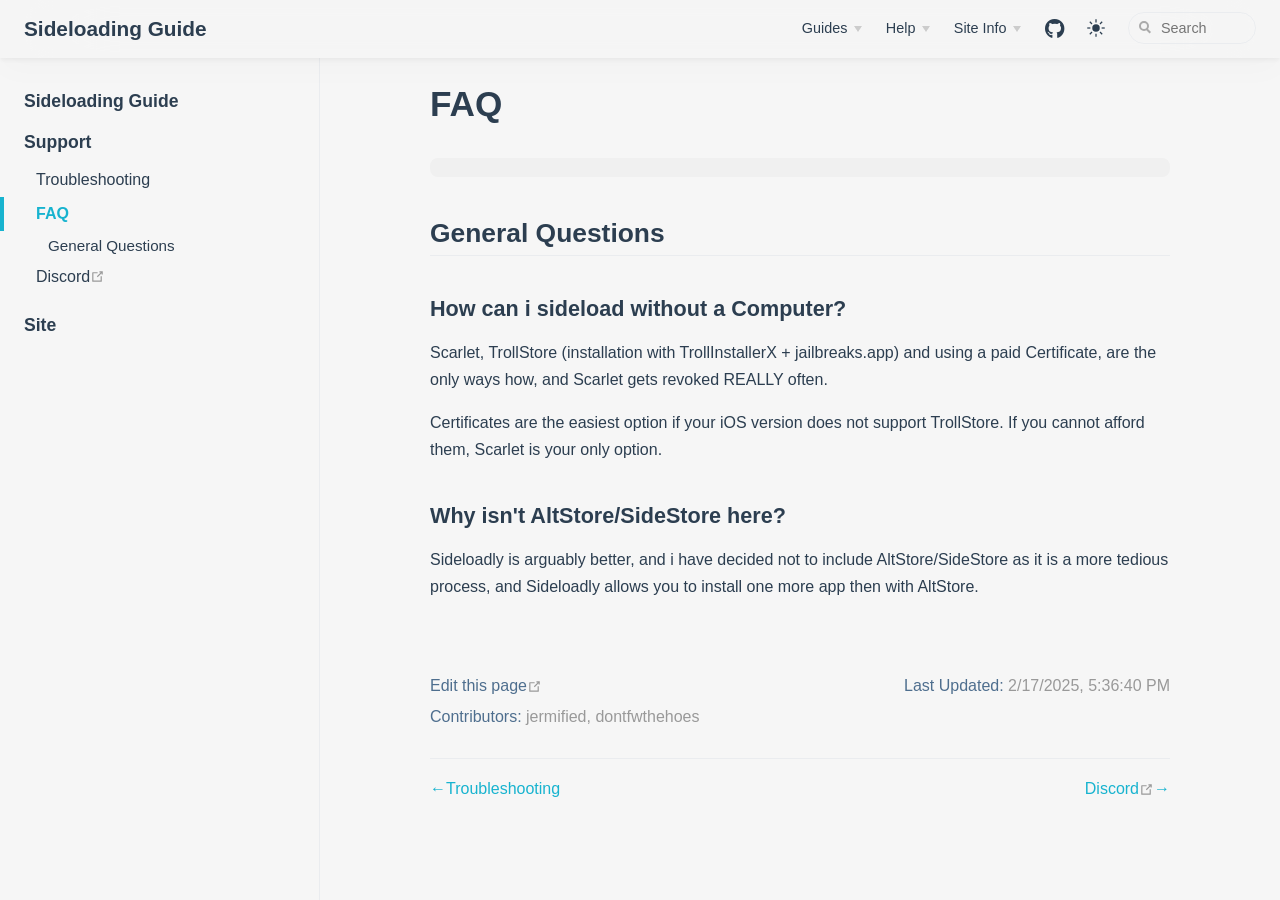
<file: faq.html>
<!DOCTYPE html>
<html lang="en_US">
  <head>
    <meta charset="utf-8">
    <meta name="viewport" content="width=device-width,initial-scale=1">
    <meta name="generator" content="VuePress 2.0.0-beta.49">
    <style>
      :root {
        --c-bg: #fff;
      }
      html.dark {
        --c-bg: #22272e;
      }
      html, body {
        background-color: var(--c-bg);
      }
    </style>
    <script>
      const userMode = localStorage.getItem('vuepress-color-scheme');
			const systemDarkMode = window.matchMedia && window.matchMedia('(prefers-color-scheme: dark)').matches;
			if (userMode === 'dark' || (userMode !== 'light' && systemDarkMode)) {
				document.documentElement.classList.toggle('dark', true);
			}
    </script>
    <link rel="stylesheet" href="https://use.fontawesome.com/releases/v5.6.1/css/all.css"><script type="text/javascript" src="https://cdn.thisiswaldo.com/static/js/8406.js"></script><script src="/assets/js/analytics.js"></script><title>FAQ | Sideloading Guide</title><meta name="description" content="Answers to commonly asked questions about Sideloading.">
    <link rel="modulepreload" href="/assets/app.f12df921.js"><link rel="modulepreload" href="/assets/faq.html.08de2b56.js"><link rel="modulepreload" href="/assets/faq.html.42aeb106.js"><link rel="prefetch" href="/assets/credits.html.60a35cd9.js"><link rel="prefetch" href="/assets/donations.html.a4386f20.js"><link rel="prefetch" href="/assets/index.html.42816609.js"><link rel="prefetch" href="/assets/index.html.1d8bf219.js"><link rel="prefetch" href="/assets/index.html.48e5a6eb.js"><link rel="prefetch" href="/assets/index.html.3e1dce6c.js"><link rel="prefetch" href="/assets/index.html.fa55212a.js"><link rel="prefetch" href="/assets/site-navigation.html.2525e80c.js"><link rel="prefetch" href="/assets/index.html.df85aa31.js"><link rel="prefetch" href="/assets/index.html.e37aef78.js"><link rel="prefetch" href="/assets/index.html.bf72a6a5.js"><link rel="prefetch" href="/assets/404.html.9dfa17d5.js"><link rel="prefetch" href="/assets/credits.html.f4611bad.js"><link rel="prefetch" href="/assets/donations.html.e97fa05e.js"><link rel="prefetch" href="/assets/index.html.a75c9735.js"><link rel="prefetch" href="/assets/index.html.47979bd6.js"><link rel="prefetch" href="/assets/index.html.c2621256.js"><link rel="prefetch" href="/assets/index.html.f04ab90d.js"><link rel="prefetch" href="/assets/index.html.ffe8a50e.js"><link rel="prefetch" href="/assets/site-navigation.html.2cba6f5f.js"><link rel="prefetch" href="/assets/index.html.513cd13f.js"><link rel="prefetch" href="/assets/index.html.2f69f557.js"><link rel="prefetch" href="/assets/index.html.5ee9fc07.js"><link rel="prefetch" href="/assets/404.html.1d617dce.js"><link rel="prefetch" href="/assets/404.11486a14.js"><link rel="prefetch" href="/assets/Layout.908f3eea.js"><link rel="prefetch" href="/assets/Tab.65b7c510.js"><link rel="prefetch" href="/assets/Tabs.6bf7418d.js">
    <link rel="stylesheet" href="/assets/style.50be1f61.css">
  </head>
  <body>
    <div id="app"><!--[--><div class="theme-container"><!--[--><header class="navbar"><div class="toggle-sidebar-button" title="Toggle sidebar" aria-expanded="false" role="button" tabindex="0"><div class="icon" aria-hidden="true"><span></span><span></span><span></span></div></div><span><a href="/" class=""><!----><span class="site-name">Sideloading Guide</span></a></span><div class="navbar-items-wrapper" style=""><!--[--><!--]--><nav class="navbar-items can-hide"><!--[--><div class="navbar-item"><div class="navbar-dropdown-wrapper"><button class="navbar-dropdown-title" type="button" aria-label="Guides"><span class="title">Guides</span><span class="arrow down"></span></button><button class="navbar-dropdown-title-mobile" type="button" aria-label="Guides"><span class="title">Guides</span><span class="right arrow"></span></button><ul style="display:none;" class="navbar-dropdown"><!--[--><li class="navbar-dropdown-item"><a href="/firmware-selection/" class="" aria-label="Firmware Selection"><!--[--><!--]--><span>Firmware Selection</span><!--[--><!--]--></a></li><li class="navbar-dropdown-item"><a href="/installing-scarlet/" class="" aria-label="Installing Scarlet"><!--[--><!--]--><span>Installing Scarlet</span><!--[--><!--]--></a></li><li class="navbar-dropdown-item"><a href="/using-certs/" class="" aria-label="Using Certificates"><!--[--><!--]--><span>Using Certificates</span><!--[--><!--]--></a></li><li class="navbar-dropdown-item"><a href="/installing-sideloadly/" class="" aria-label="Installing Sideloadly"><!--[--><!--]--><span>Installing Sideloadly</span><!--[--><!--]--></a></li><li class="navbar-dropdown-item"><a href="/using-trollstore/" class="" aria-label="Using TrollStore"><!--[--><!--]--><span>Using TrollStore</span><!--[--><!--]--></a></li><!--]--></ul></div></div><div class="navbar-item"><div class="navbar-dropdown-wrapper"><button class="navbar-dropdown-title" type="button" aria-label="Help"><span class="title">Help</span><span class="arrow down"></span></button><button class="navbar-dropdown-title-mobile" type="button" aria-label="Help"><span class="title">Help</span><span class="right arrow"></span></button><ul style="display:none;" class="navbar-dropdown"><!--[--><li class="navbar-dropdown-item"><a aria-current="page" href="/faq.html" class="router-link-active router-link-exact-active router-link-active" aria-label="FAQ"><!--[--><!--]--><span>FAQ</span><!--[--><!--]--></a></li><li class="navbar-dropdown-item"><a href="/troubleshooting" class="" aria-label="Troubleshooting"><!--[--><!--]--><span>Troubleshooting</span><!--[--><!--]--></a></li><li class="navbar-dropdown-item"><a class="external-link" href="https://discord.gg/fnafworld" rel="noopener noreferrer" target="_blank" aria-label="Discord"><!--[--><!--]--><span>Discord</span><span><svg class="external-link-icon" xmlns="http://www.w3.org/2000/svg" aria-hidden="true" focusable="false" x="0px" y="0px" viewBox="0 0 100 100" width="15" height="15"><path fill="currentColor" d="M18.8,85.1h56l0,0c2.2,0,4-1.8,4-4v-32h-8v28h-48v-48h28v-8h-32l0,0c-2.2,0-4,1.8-4,4v56C14.8,83.3,16.6,85.1,18.8,85.1z"></path><polygon fill="currentColor" points="45.7,48.7 51.3,54.3 77.2,28.5 77.2,37.2 85.2,37.2 85.2,14.9 62.8,14.9 62.8,22.9 71.5,22.9"></polygon></svg><span class="external-link-icon-sr-only">Open in new window</span></span><!--[--><!--]--></a></li><!--]--></ul></div></div><div class="navbar-item"><div class="navbar-dropdown-wrapper"><button class="navbar-dropdown-title" type="button" aria-label="Site Info"><span class="title">Site Info</span><span class="arrow down"></span></button><button class="navbar-dropdown-title-mobile" type="button" aria-label="Site Info"><span class="title">Site Info</span><span class="right arrow"></span></button><ul style="display:none;" class="navbar-dropdown"><!--[--><li class="navbar-dropdown-item"><a href="/donations.html" class="" aria-label="Donations"><!--[--><!--]--><span>Donations</span><!--[--><!--]--></a></li><li class="navbar-dropdown-item"><a href="/credits.html" class="" aria-label="Credits"><!--[--><!--]--><span>Credits</span><!--[--><!--]--></a></li><li class="navbar-dropdown-item"><a class="external-link" href="https://github.com/fnafworldmodding/fnafworldmodding.github.io/" rel="noopener noreferrer" target="_blank" aria-label="Source"><!--[--><!--]--><span>Source</span><span><svg class="external-link-icon" xmlns="http://www.w3.org/2000/svg" aria-hidden="true" focusable="false" x="0px" y="0px" viewBox="0 0 100 100" width="15" height="15"><path fill="currentColor" d="M18.8,85.1h56l0,0c2.2,0,4-1.8,4-4v-32h-8v28h-48v-48h28v-8h-32l0,0c-2.2,0-4,1.8-4,4v56C14.8,83.3,16.6,85.1,18.8,85.1z"></path><polygon fill="currentColor" points="45.7,48.7 51.3,54.3 77.2,28.5 77.2,37.2 85.2,37.2 85.2,14.9 62.8,14.9 62.8,22.9 71.5,22.9"></polygon></svg><span class="external-link-icon-sr-only">Open in new window</span></span><!--[--><!--]--></a></li><li class="navbar-dropdown-item"><a href="/site-navigation.html" class="" aria-label="Site Navigation"><!--[--><!--]--><span>Site Navigation</span><!--[--><!--]--></a></li><!--]--></ul></div></div><div class="navbar-item"><a class="external-link" href="https://github.com/fnafworldmodding/fnafworldmodding.github.io" rel="noopener noreferrer" target="_blank" aria-label="&lt;i class=&quot;fab fa-github&quot;&gt;&lt;/i&gt;"><!--[--><!--]--><span><i class="fab fa-github"></i></span><span><svg class="external-link-icon" xmlns="http://www.w3.org/2000/svg" aria-hidden="true" focusable="false" x="0px" y="0px" viewBox="0 0 100 100" width="15" height="15"><path fill="currentColor" d="M18.8,85.1h56l0,0c2.2,0,4-1.8,4-4v-32h-8v28h-48v-48h28v-8h-32l0,0c-2.2,0-4,1.8-4,4v56C14.8,83.3,16.6,85.1,18.8,85.1z"></path><polygon fill="currentColor" points="45.7,48.7 51.3,54.3 77.2,28.5 77.2,37.2 85.2,37.2 85.2,14.9 62.8,14.9 62.8,22.9 71.5,22.9"></polygon></svg><span class="external-link-icon-sr-only">Open in new window</span></span><!--[--><!--]--></a></div><!--]--></nav><!--[--><!--]--><button class="toggle-color-mode-button" title="toggle color mode"><svg style="" class="icon" focusable="false" viewBox="0 0 32 32"><path d="M16 12.005a4 0 0 1 1-4 4a4.005 4.005 0 0 0 4-4m0-2a6 6 0 1 0 6 6a6 6 0 0 0-6-6z" fill="currentColor"></path><path d="M5.394 6.813l1.414-1.415l3.506 3.506L8.9 10.318z" fill="currentColor"></path><path d="M2 15.005h5v2H2z" fill="currentColor"></path><path d="M5.394 25.197L8.9 21.691l1.414 1.415l-3.506 3.505z" fill="currentColor"></path><path d="M15 25.005h2v5h-2z" fill="currentColor"></path><path d="M21.687 23.106l1.414-1.415l3.506 3.506l-1.414 1.414z" fill="currentColor"></path><path d="M25 15.005h5v2h-5z" fill="currentColor"></path><path d="M21.687 8.904l3.506-3.506l1.414 1.415l-3.506 3.505z" fill="currentColor"></path><path d="M15 2.005h2v5h-2z" fill="currentColor"></path></svg><svg style="display:none;" class="icon" focusable="false" viewBox="0 0 28 28"><path d="
          M13.502 5.414
          c-.138 0-.278.005-.418 0
          M14.98 3a1.002 1.002 0 0 0-.175.016
          a13.096 13.096 0 0 0 1.825 25.981
          c.164.006.328 0 .49 0
          a13.072 13.072 0 0 0 10.703-5.555
          a1.01 1.01 0 0 0-.783-1.565
          A13.08 13.08 0 0 1 15.89 4.38
          A1.015 1.015 0 0 0 14.98 3
        z" fill="currentColor"></path></svg></button><form class="search-box" role="search"><input type="search" placeholder="Search" autocomplete="off" spellcheck="false" value><!----></form></div></header><!--]--><div class="sidebar-mask"></div><!--[--><aside class="sidebar"><nav class="navbar-items"><!--[--><div class="navbar-item"><div class="navbar-dropdown-wrapper"><button class="navbar-dropdown-title" type="button" aria-label="Guides"><span class="title">Guides</span><span class="arrow down"></span></button><button class="navbar-dropdown-title-mobile" type="button" aria-label="Guides"><span class="title">Guides</span><span class="right arrow"></span></button><ul style="display:none;" class="navbar-dropdown"><!--[--><li class="navbar-dropdown-item"><a href="/firmware-selection/" class="" aria-label="Firmware Selection"><!--[--><!--]--><span>Firmware Selection</span><!--[--><!--]--></a></li><li class="navbar-dropdown-item"><a href="/installing-scarlet/" class="" aria-label="Installing Scarlet"><!--[--><!--]--><span>Installing Scarlet</span><!--[--><!--]--></a></li><li class="navbar-dropdown-item"><a href="/using-certs/" class="" aria-label="Using Certificates"><!--[--><!--]--><span>Using Certificates</span><!--[--><!--]--></a></li><li class="navbar-dropdown-item"><a href="/installing-sideloadly/" class="" aria-label="Installing Sideloadly"><!--[--><!--]--><span>Installing Sideloadly</span><!--[--><!--]--></a></li><li class="navbar-dropdown-item"><a href="/using-trollstore/" class="" aria-label="Using TrollStore"><!--[--><!--]--><span>Using TrollStore</span><!--[--><!--]--></a></li><!--]--></ul></div></div><div class="navbar-item"><div class="navbar-dropdown-wrapper"><button class="navbar-dropdown-title" type="button" aria-label="Help"><span class="title">Help</span><span class="arrow down"></span></button><button class="navbar-dropdown-title-mobile" type="button" aria-label="Help"><span class="title">Help</span><span class="right arrow"></span></button><ul style="display:none;" class="navbar-dropdown"><!--[--><li class="navbar-dropdown-item"><a aria-current="page" href="/faq.html" class="router-link-active router-link-exact-active router-link-active" aria-label="FAQ"><!--[--><!--]--><span>FAQ</span><!--[--><!--]--></a></li><li class="navbar-dropdown-item"><a href="/troubleshooting" class="" aria-label="Troubleshooting"><!--[--><!--]--><span>Troubleshooting</span><!--[--><!--]--></a></li><li class="navbar-dropdown-item"><a class="external-link" href="https://discord.gg/fnafworld" rel="noopener noreferrer" target="_blank" aria-label="Discord"><!--[--><!--]--><span>Discord</span><span><svg class="external-link-icon" xmlns="http://www.w3.org/2000/svg" aria-hidden="true" focusable="false" x="0px" y="0px" viewBox="0 0 100 100" width="15" height="15"><path fill="currentColor" d="M18.8,85.1h56l0,0c2.2,0,4-1.8,4-4v-32h-8v28h-48v-48h28v-8h-32l0,0c-2.2,0-4,1.8-4,4v56C14.8,83.3,16.6,85.1,18.8,85.1z"></path><polygon fill="currentColor" points="45.7,48.7 51.3,54.3 77.2,28.5 77.2,37.2 85.2,37.2 85.2,14.9 62.8,14.9 62.8,22.9 71.5,22.9"></polygon></svg><span class="external-link-icon-sr-only">Open in new window</span></span><!--[--><!--]--></a></li><!--]--></ul></div></div><div class="navbar-item"><div class="navbar-dropdown-wrapper"><button class="navbar-dropdown-title" type="button" aria-label="Site Info"><span class="title">Site Info</span><span class="arrow down"></span></button><button class="navbar-dropdown-title-mobile" type="button" aria-label="Site Info"><span class="title">Site Info</span><span class="right arrow"></span></button><ul style="display:none;" class="navbar-dropdown"><!--[--><li class="navbar-dropdown-item"><a href="/donations.html" class="" aria-label="Donations"><!--[--><!--]--><span>Donations</span><!--[--><!--]--></a></li><li class="navbar-dropdown-item"><a href="/credits.html" class="" aria-label="Credits"><!--[--><!--]--><span>Credits</span><!--[--><!--]--></a></li><li class="navbar-dropdown-item"><a class="external-link" href="https://github.com/fnafworldmodding/fnafworldmodding.github.io/" rel="noopener noreferrer" target="_blank" aria-label="Source"><!--[--><!--]--><span>Source</span><span><svg class="external-link-icon" xmlns="http://www.w3.org/2000/svg" aria-hidden="true" focusable="false" x="0px" y="0px" viewBox="0 0 100 100" width="15" height="15"><path fill="currentColor" d="M18.8,85.1h56l0,0c2.2,0,4-1.8,4-4v-32h-8v28h-48v-48h28v-8h-32l0,0c-2.2,0-4,1.8-4,4v56C14.8,83.3,16.6,85.1,18.8,85.1z"></path><polygon fill="currentColor" points="45.7,48.7 51.3,54.3 77.2,28.5 77.2,37.2 85.2,37.2 85.2,14.9 62.8,14.9 62.8,22.9 71.5,22.9"></polygon></svg><span class="external-link-icon-sr-only">Open in new window</span></span><!--[--><!--]--></a></li><li class="navbar-dropdown-item"><a href="/site-navigation.html" class="" aria-label="Site Navigation"><!--[--><!--]--><span>Site Navigation</span><!--[--><!--]--></a></li><!--]--></ul></div></div><div class="navbar-item"><a class="external-link" href="https://github.com/fnafworldmodding/fnafworldmodding.github.io" rel="noopener noreferrer" target="_blank" aria-label="&lt;i class=&quot;fab fa-github&quot;&gt;&lt;/i&gt;"><!--[--><!--]--><span><i class="fab fa-github"></i></span><span><svg class="external-link-icon" xmlns="http://www.w3.org/2000/svg" aria-hidden="true" focusable="false" x="0px" y="0px" viewBox="0 0 100 100" width="15" height="15"><path fill="currentColor" d="M18.8,85.1h56l0,0c2.2,0,4-1.8,4-4v-32h-8v28h-48v-48h28v-8h-32l0,0c-2.2,0-4,1.8-4,4v56C14.8,83.3,16.6,85.1,18.8,85.1z"></path><polygon fill="currentColor" points="45.7,48.7 51.3,54.3 77.2,28.5 77.2,37.2 85.2,37.2 85.2,14.9 62.8,14.9 62.8,22.9 71.5,22.9"></polygon></svg><span class="external-link-icon-sr-only">Open in new window</span></span><!--[--><!--]--></a></div><!--]--></nav><!--[--><!--]--><ul class="sidebar-items"><!--[--><li><p tabindex="0" class="sidebar-item sidebar-heading">Sideloading Guide <!----></p><ul style="display:none;" class="sidebar-item-children"><!--[--><li><a href="/firmware-selection" class="sidebar-item" aria-label="Firmware Selection"><!--[--><!--]--><span>Firmware Selection</span><!--[--><!--]--></a><!----></li><li><a href="/installing-scarlet" class="sidebar-item" aria-label="Installing Scarlet"><!--[--><!--]--><span>Installing Scarlet</span><!--[--><!--]--></a><!----></li><li><a href="/installing-sideloadly" class="sidebar-item" aria-label="Installing Sideloadly"><!--[--><!--]--><span>Installing Sideloadly</span><!--[--><!--]--></a><!----></li><li><a href="/using-trollstore" class="sidebar-item" aria-label="Using TrollStore"><!--[--><!--]--><span>Using TrollStore</span><!--[--><!--]--></a><!----></li><li><a href="/using-certs" class="sidebar-item" aria-label="Using Certificates"><!--[--><!--]--><span>Using Certificates</span><!--[--><!--]--></a><!----></li><!--]--></ul></li><li><p tabindex="0" class="sidebar-item sidebar-heading active">Support <!----></p><ul style="" class="sidebar-item-children"><!--[--><li><a href="/troubleshooting" class="sidebar-item" aria-label="Troubleshooting"><!--[--><!--]--><span>Troubleshooting</span><!--[--><!--]--></a><!----></li><li><a aria-current="page" href="/faq.html" class="router-link-active router-link-exact-active router-link-active sidebar-item active" aria-label="FAQ"><!--[--><!--]--><span>FAQ</span><!--[--><!--]--></a><ul style="" class="sidebar-item-children"><!--[--><li><a aria-current="page" href="/faq.html#general-questions" class="router-link-active router-link-exact-active sidebar-item" aria-label="General Questions"><!--[--><!--]--><span>General Questions</span><!--[--><!--]--></a><ul style="display:none;" class="sidebar-item-children"><!--[--><li><a aria-current="page" href="/faq.html#how-can-i-sideload-without-a-computer" class="router-link-active router-link-exact-active sidebar-item" aria-label="How can i sideload without a Computer?"><!--[--><!--]--><span>How can i sideload without a Computer?</span><!--[--><!--]--></a><!----></li><li><a aria-current="page" href="/faq.html#why-isn-t-altstore-sidestore-here" class="router-link-active router-link-exact-active sidebar-item" aria-label="Why isn&#39;t AltStore/SideStore here?"><!--[--><!--]--><span>Why isn't AltStore/SideStore here?</span><!--[--><!--]--></a><!----></li><!--]--></ul></li><!--]--></ul></li><li><a class="external-link sidebar-item" href="https://discord.gg/fnafworld" rel="noopener noreferrer" target="_blank" aria-label="Discord"><!--[--><!--]--><span>Discord</span><span><svg class="external-link-icon" xmlns="http://www.w3.org/2000/svg" aria-hidden="true" focusable="false" x="0px" y="0px" viewBox="0 0 100 100" width="15" height="15"><path fill="currentColor" d="M18.8,85.1h56l0,0c2.2,0,4-1.8,4-4v-32h-8v28h-48v-48h28v-8h-32l0,0c-2.2,0-4,1.8-4,4v56C14.8,83.3,16.6,85.1,18.8,85.1z"></path><polygon fill="currentColor" points="45.7,48.7 51.3,54.3 77.2,28.5 77.2,37.2 85.2,37.2 85.2,14.9 62.8,14.9 62.8,22.9 71.5,22.9"></polygon></svg><span class="external-link-icon-sr-only">Open in new window</span></span><!--[--><!--]--></a><!----></li><!--]--></ul></li><li><p tabindex="0" class="sidebar-item sidebar-heading">Site <!----></p><ul style="display:none;" class="sidebar-item-children"><!--[--><li><a href="/credits.html" class="sidebar-item" aria-label="Credits"><!--[--><!--]--><span>Credits</span><!--[--><!--]--></a><!----></li><li><a href="/donations.html" class="sidebar-item" aria-label="Donations"><!--[--><!--]--><span>Donations</span><!--[--><!--]--></a><!----></li><li><a href="/site-navigation.html" class="sidebar-item" aria-label="Site Navigation"><!--[--><!--]--><span>Site Navigation</span><!--[--><!--]--></a><!----></li><!--]--></ul></li><!--]--></ul><!--[--><!--]--></aside><!--]--><!--[--><main class="page"><div class="theme-default-content"><!--[--><!--[--><h1 id="pageTitle">FAQ</h1><div class="custom-container none"><p><p>For support, ask for help on the FNaF World Modding <a href="https://discord.gg/fnafworld">Discord Server</a>.</p>
</p></div><!--]--><!--]--><div id="waldo-tag-8408" style="margin-bottom:1em;"></div><div><h2 id="general-questions" tabindex="-1"><a class="header-anchor" href="#general-questions" aria-hidden="true">#</a> General Questions</h2><h3 id="how-can-i-sideload-without-a-computer" tabindex="-1"><a class="header-anchor" href="#how-can-i-sideload-without-a-computer" aria-hidden="true">#</a> How can i sideload without a Computer?</h3><p>Scarlet, TrollStore (installation with TrollInstallerX + jailbreaks.app) and using a paid Certificate, are the only ways how, and Scarlet gets revoked REALLY often.</p><p>Certificates are the easiest option if your iOS version does not support TrollStore. If you cannot afford them, Scarlet is your only option.</p><h3 id="why-isn-t-altstore-sidestore-here" tabindex="-1"><a class="header-anchor" href="#why-isn-t-altstore-sidestore-here" aria-hidden="true">#</a> Why isn&#39;t AltStore/SideStore here?</h3><p>Sideloadly is arguably better, and i have decided not to include AltStore/SideStore as it is a more tedious process, and Sideloadly allows you to install one more app then with AltStore.</p></div><div id="waldo-tag-8442"></div><!--[--><!--]--></div><footer class="page-meta"><div class="meta-item edit-link"><a class="external-link meta-item-label" href="https://github.com/fnafworldmodding/fnafworldmodding.github.io/edit/main/faq.md" rel="noopener noreferrer" target="_blank" aria-label="Edit this page"><!--[--><!--]--><span>Edit this page</span><span><svg class="external-link-icon" xmlns="http://www.w3.org/2000/svg" aria-hidden="true" focusable="false" x="0px" y="0px" viewBox="0 0 100 100" width="15" height="15"><path fill="currentColor" d="M18.8,85.1h56l0,0c2.2,0,4-1.8,4-4v-32h-8v28h-48v-48h28v-8h-32l0,0c-2.2,0-4,1.8-4,4v56C14.8,83.3,16.6,85.1,18.8,85.1z"></path><polygon fill="currentColor" points="45.7,48.7 51.3,54.3 77.2,28.5 77.2,37.2 85.2,37.2 85.2,14.9 62.8,14.9 62.8,22.9 71.5,22.9"></polygon></svg><span class="external-link-icon-sr-only">Open in new window</span></span><!--[--><!--]--></a></div><div class="meta-item last-updated"><span class="meta-item-label">Last Updated: </span><!----></div><div class="meta-item contributors"><span class="meta-item-label">Contributors: </span><span class="meta-item-info"><!--[--><!--[--><span class="contributor" title="email: 199411248+jermification@users.noreply.github.com">jermified</span><!--[-->, <!--]--><!--]--><!--[--><span class="contributor" title="email: skeppybob123@gmail.com">dontfwthehoes</span><!----><!--]--><!--]--></span></div></footer><nav class="page-nav"><p class="inner"><span class="prev"><a href="/troubleshooting" class="" aria-label="Troubleshooting"><!--[--><!--]--><span>Troubleshooting</span><!--[--><!--]--></a></span><span class="next"><a class="external-link" href="https://discord.gg/fnafworld" rel="noopener noreferrer" target="_blank" aria-label="Discord"><!--[--><!--]--><span>Discord</span><span><svg class="external-link-icon" xmlns="http://www.w3.org/2000/svg" aria-hidden="true" focusable="false" x="0px" y="0px" viewBox="0 0 100 100" width="15" height="15"><path fill="currentColor" d="M18.8,85.1h56l0,0c2.2,0,4-1.8,4-4v-32h-8v28h-48v-48h28v-8h-32l0,0c-2.2,0-4,1.8-4,4v56C14.8,83.3,16.6,85.1,18.8,85.1z"></path><polygon fill="currentColor" points="45.7,48.7 51.3,54.3 77.2,28.5 77.2,37.2 85.2,37.2 85.2,14.9 62.8,14.9 62.8,22.9 71.5,22.9"></polygon></svg><span class="external-link-icon-sr-only">Open in new window</span></span><!--[--><!--]--></a></span></p></nav></main><!--]--></div><!----><!--]--></div>
    <script type="module" src="/assets/app.f12df921.js" defer></script>
  </body>
</html>
</file>
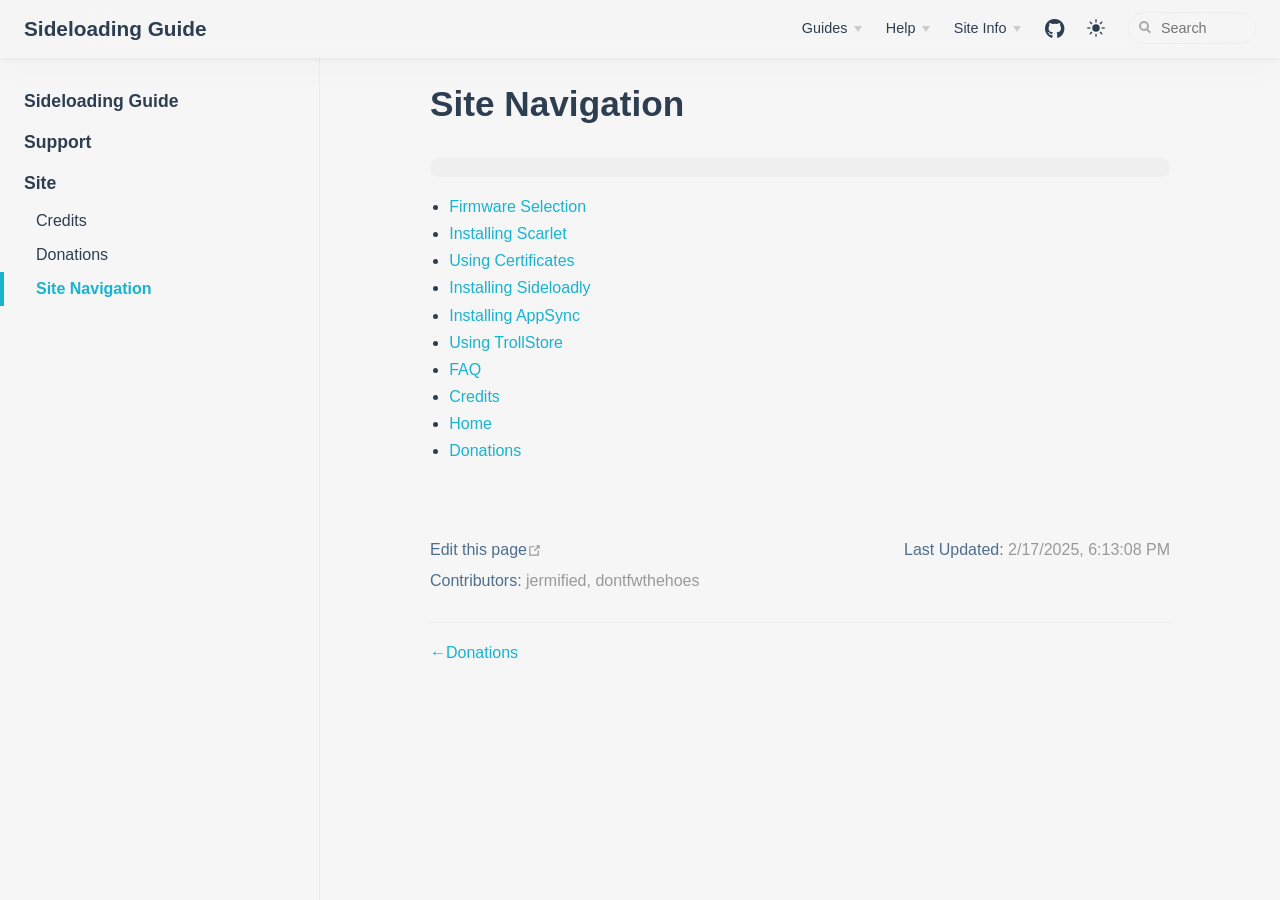
<file: site-navigation.html>
<!DOCTYPE html>
<html lang="en_US">
  <head>
    <meta charset="utf-8">
    <meta name="viewport" content="width=device-width,initial-scale=1">
    <meta name="generator" content="VuePress 2.0.0-beta.49">
    <style>
      :root {
        --c-bg: #fff;
      }
      html.dark {
        --c-bg: #22272e;
      }
      html, body {
        background-color: var(--c-bg);
      }
    </style>
    <script>
      const userMode = localStorage.getItem('vuepress-color-scheme');
			const systemDarkMode = window.matchMedia && window.matchMedia('(prefers-color-scheme: dark)').matches;
			if (userMode === 'dark' || (userMode !== 'light' && systemDarkMode)) {
				document.documentElement.classList.toggle('dark', true);
			}
    </script>
    <link rel="stylesheet" href="https://use.fontawesome.com/releases/v5.6.1/css/all.css"><script type="text/javascript" src="https://cdn.thisiswaldo.com/static/js/8406.js"></script><script src="/assets/js/analytics.js"></script><title>Site Navigation | Sideloading Guide</title><meta name="description" content="A semi-finished iOS Sideloading guide.">
    <link rel="modulepreload" href="/assets/app.f12df921.js"><link rel="modulepreload" href="/assets/site-navigation.html.2cba6f5f.js"><link rel="modulepreload" href="/assets/site-navigation.html.2525e80c.js"><link rel="prefetch" href="/assets/credits.html.60a35cd9.js"><link rel="prefetch" href="/assets/donations.html.a4386f20.js"><link rel="prefetch" href="/assets/faq.html.42aeb106.js"><link rel="prefetch" href="/assets/index.html.42816609.js"><link rel="prefetch" href="/assets/index.html.1d8bf219.js"><link rel="prefetch" href="/assets/index.html.48e5a6eb.js"><link rel="prefetch" href="/assets/index.html.3e1dce6c.js"><link rel="prefetch" href="/assets/index.html.fa55212a.js"><link rel="prefetch" href="/assets/index.html.df85aa31.js"><link rel="prefetch" href="/assets/index.html.e37aef78.js"><link rel="prefetch" href="/assets/index.html.bf72a6a5.js"><link rel="prefetch" href="/assets/404.html.9dfa17d5.js"><link rel="prefetch" href="/assets/credits.html.f4611bad.js"><link rel="prefetch" href="/assets/donations.html.e97fa05e.js"><link rel="prefetch" href="/assets/faq.html.08de2b56.js"><link rel="prefetch" href="/assets/index.html.a75c9735.js"><link rel="prefetch" href="/assets/index.html.47979bd6.js"><link rel="prefetch" href="/assets/index.html.c2621256.js"><link rel="prefetch" href="/assets/index.html.f04ab90d.js"><link rel="prefetch" href="/assets/index.html.ffe8a50e.js"><link rel="prefetch" href="/assets/index.html.513cd13f.js"><link rel="prefetch" href="/assets/index.html.2f69f557.js"><link rel="prefetch" href="/assets/index.html.5ee9fc07.js"><link rel="prefetch" href="/assets/404.html.1d617dce.js"><link rel="prefetch" href="/assets/404.11486a14.js"><link rel="prefetch" href="/assets/Layout.908f3eea.js"><link rel="prefetch" href="/assets/Tab.65b7c510.js"><link rel="prefetch" href="/assets/Tabs.6bf7418d.js">
    <link rel="stylesheet" href="/assets/style.50be1f61.css">
  </head>
  <body>
    <div id="app"><!--[--><div class="theme-container"><!--[--><header class="navbar"><div class="toggle-sidebar-button" title="Toggle sidebar" aria-expanded="false" role="button" tabindex="0"><div class="icon" aria-hidden="true"><span></span><span></span><span></span></div></div><span><a href="/" class=""><!----><span class="site-name">Sideloading Guide</span></a></span><div class="navbar-items-wrapper" style=""><!--[--><!--]--><nav class="navbar-items can-hide"><!--[--><div class="navbar-item"><div class="navbar-dropdown-wrapper"><button class="navbar-dropdown-title" type="button" aria-label="Guides"><span class="title">Guides</span><span class="arrow down"></span></button><button class="navbar-dropdown-title-mobile" type="button" aria-label="Guides"><span class="title">Guides</span><span class="right arrow"></span></button><ul style="display:none;" class="navbar-dropdown"><!--[--><li class="navbar-dropdown-item"><a href="/firmware-selection/" class="" aria-label="Firmware Selection"><!--[--><!--]--><span>Firmware Selection</span><!--[--><!--]--></a></li><li class="navbar-dropdown-item"><a href="/installing-scarlet/" class="" aria-label="Installing Scarlet"><!--[--><!--]--><span>Installing Scarlet</span><!--[--><!--]--></a></li><li class="navbar-dropdown-item"><a href="/using-certs/" class="" aria-label="Using Certificates"><!--[--><!--]--><span>Using Certificates</span><!--[--><!--]--></a></li><li class="navbar-dropdown-item"><a href="/installing-sideloadly/" class="" aria-label="Installing Sideloadly"><!--[--><!--]--><span>Installing Sideloadly</span><!--[--><!--]--></a></li><li class="navbar-dropdown-item"><a href="/using-trollstore/" class="" aria-label="Using TrollStore"><!--[--><!--]--><span>Using TrollStore</span><!--[--><!--]--></a></li><!--]--></ul></div></div><div class="navbar-item"><div class="navbar-dropdown-wrapper"><button class="navbar-dropdown-title" type="button" aria-label="Help"><span class="title">Help</span><span class="arrow down"></span></button><button class="navbar-dropdown-title-mobile" type="button" aria-label="Help"><span class="title">Help</span><span class="right arrow"></span></button><ul style="display:none;" class="navbar-dropdown"><!--[--><li class="navbar-dropdown-item"><a href="/faq.html" class="" aria-label="FAQ"><!--[--><!--]--><span>FAQ</span><!--[--><!--]--></a></li><li class="navbar-dropdown-item"><a href="/troubleshooting" class="" aria-label="Troubleshooting"><!--[--><!--]--><span>Troubleshooting</span><!--[--><!--]--></a></li><li class="navbar-dropdown-item"><a class="external-link" href="https://discord.gg/fnafworld" rel="noopener noreferrer" target="_blank" aria-label="Discord"><!--[--><!--]--><span>Discord</span><span><svg class="external-link-icon" xmlns="http://www.w3.org/2000/svg" aria-hidden="true" focusable="false" x="0px" y="0px" viewBox="0 0 100 100" width="15" height="15"><path fill="currentColor" d="M18.8,85.1h56l0,0c2.2,0,4-1.8,4-4v-32h-8v28h-48v-48h28v-8h-32l0,0c-2.2,0-4,1.8-4,4v56C14.8,83.3,16.6,85.1,18.8,85.1z"></path><polygon fill="currentColor" points="45.7,48.7 51.3,54.3 77.2,28.5 77.2,37.2 85.2,37.2 85.2,14.9 62.8,14.9 62.8,22.9 71.5,22.9"></polygon></svg><span class="external-link-icon-sr-only">Open in new window</span></span><!--[--><!--]--></a></li><!--]--></ul></div></div><div class="navbar-item"><div class="navbar-dropdown-wrapper"><button class="navbar-dropdown-title" type="button" aria-label="Site Info"><span class="title">Site Info</span><span class="arrow down"></span></button><button class="navbar-dropdown-title-mobile" type="button" aria-label="Site Info"><span class="title">Site Info</span><span class="right arrow"></span></button><ul style="display:none;" class="navbar-dropdown"><!--[--><li class="navbar-dropdown-item"><a href="/donations.html" class="" aria-label="Donations"><!--[--><!--]--><span>Donations</span><!--[--><!--]--></a></li><li class="navbar-dropdown-item"><a href="/credits.html" class="" aria-label="Credits"><!--[--><!--]--><span>Credits</span><!--[--><!--]--></a></li><li class="navbar-dropdown-item"><a class="external-link" href="https://github.com/fnafworldmodding/fnafworldmodding.github.io/" rel="noopener noreferrer" target="_blank" aria-label="Source"><!--[--><!--]--><span>Source</span><span><svg class="external-link-icon" xmlns="http://www.w3.org/2000/svg" aria-hidden="true" focusable="false" x="0px" y="0px" viewBox="0 0 100 100" width="15" height="15"><path fill="currentColor" d="M18.8,85.1h56l0,0c2.2,0,4-1.8,4-4v-32h-8v28h-48v-48h28v-8h-32l0,0c-2.2,0-4,1.8-4,4v56C14.8,83.3,16.6,85.1,18.8,85.1z"></path><polygon fill="currentColor" points="45.7,48.7 51.3,54.3 77.2,28.5 77.2,37.2 85.2,37.2 85.2,14.9 62.8,14.9 62.8,22.9 71.5,22.9"></polygon></svg><span class="external-link-icon-sr-only">Open in new window</span></span><!--[--><!--]--></a></li><li class="navbar-dropdown-item"><a aria-current="page" href="/site-navigation.html" class="router-link-active router-link-exact-active router-link-active" aria-label="Site Navigation"><!--[--><!--]--><span>Site Navigation</span><!--[--><!--]--></a></li><!--]--></ul></div></div><div class="navbar-item"><a class="external-link" href="https://github.com/fnafworldmodding/fnafworldmodding.github.io" rel="noopener noreferrer" target="_blank" aria-label="&lt;i class=&quot;fab fa-github&quot;&gt;&lt;/i&gt;"><!--[--><!--]--><span><i class="fab fa-github"></i></span><span><svg class="external-link-icon" xmlns="http://www.w3.org/2000/svg" aria-hidden="true" focusable="false" x="0px" y="0px" viewBox="0 0 100 100" width="15" height="15"><path fill="currentColor" d="M18.8,85.1h56l0,0c2.2,0,4-1.8,4-4v-32h-8v28h-48v-48h28v-8h-32l0,0c-2.2,0-4,1.8-4,4v56C14.8,83.3,16.6,85.1,18.8,85.1z"></path><polygon fill="currentColor" points="45.7,48.7 51.3,54.3 77.2,28.5 77.2,37.2 85.2,37.2 85.2,14.9 62.8,14.9 62.8,22.9 71.5,22.9"></polygon></svg><span class="external-link-icon-sr-only">Open in new window</span></span><!--[--><!--]--></a></div><!--]--></nav><!--[--><!--]--><button class="toggle-color-mode-button" title="toggle color mode"><svg style="" class="icon" focusable="false" viewBox="0 0 32 32"><path d="M16 12.005a4 0 0 1 1-4 4a4.005 4.005 0 0 0 4-4m0-2a6 6 0 1 0 6 6a6 6 0 0 0-6-6z" fill="currentColor"></path><path d="M5.394 6.813l1.414-1.415l3.506 3.506L8.9 10.318z" fill="currentColor"></path><path d="M2 15.005h5v2H2z" fill="currentColor"></path><path d="M5.394 25.197L8.9 21.691l1.414 1.415l-3.506 3.505z" fill="currentColor"></path><path d="M15 25.005h2v5h-2z" fill="currentColor"></path><path d="M21.687 23.106l1.414-1.415l3.506 3.506l-1.414 1.414z" fill="currentColor"></path><path d="M25 15.005h5v2h-5z" fill="currentColor"></path><path d="M21.687 8.904l3.506-3.506l1.414 1.415l-3.506 3.505z" fill="currentColor"></path><path d="M15 2.005h2v5h-2z" fill="currentColor"></path></svg><svg style="display:none;" class="icon" focusable="false" viewBox="0 0 28 28"><path d="
          M13.502 5.414
          c-.138 0-.278.005-.418 0
          M14.98 3a1.002 1.002 0 0 0-.175.016
          a13.096 13.096 0 0 0 1.825 25.981
          c.164.006.328 0 .49 0
          a13.072 13.072 0 0 0 10.703-5.555
          a1.01 1.01 0 0 0-.783-1.565
          A13.08 13.08 0 0 1 15.89 4.38
          A1.015 1.015 0 0 0 14.98 3
        z" fill="currentColor"></path></svg></button><form class="search-box" role="search"><input type="search" placeholder="Search" autocomplete="off" spellcheck="false" value><!----></form></div></header><!--]--><div class="sidebar-mask"></div><!--[--><aside class="sidebar"><nav class="navbar-items"><!--[--><div class="navbar-item"><div class="navbar-dropdown-wrapper"><button class="navbar-dropdown-title" type="button" aria-label="Guides"><span class="title">Guides</span><span class="arrow down"></span></button><button class="navbar-dropdown-title-mobile" type="button" aria-label="Guides"><span class="title">Guides</span><span class="right arrow"></span></button><ul style="display:none;" class="navbar-dropdown"><!--[--><li class="navbar-dropdown-item"><a href="/firmware-selection/" class="" aria-label="Firmware Selection"><!--[--><!--]--><span>Firmware Selection</span><!--[--><!--]--></a></li><li class="navbar-dropdown-item"><a href="/installing-scarlet/" class="" aria-label="Installing Scarlet"><!--[--><!--]--><span>Installing Scarlet</span><!--[--><!--]--></a></li><li class="navbar-dropdown-item"><a href="/using-certs/" class="" aria-label="Using Certificates"><!--[--><!--]--><span>Using Certificates</span><!--[--><!--]--></a></li><li class="navbar-dropdown-item"><a href="/installing-sideloadly/" class="" aria-label="Installing Sideloadly"><!--[--><!--]--><span>Installing Sideloadly</span><!--[--><!--]--></a></li><li class="navbar-dropdown-item"><a href="/using-trollstore/" class="" aria-label="Using TrollStore"><!--[--><!--]--><span>Using TrollStore</span><!--[--><!--]--></a></li><!--]--></ul></div></div><div class="navbar-item"><div class="navbar-dropdown-wrapper"><button class="navbar-dropdown-title" type="button" aria-label="Help"><span class="title">Help</span><span class="arrow down"></span></button><button class="navbar-dropdown-title-mobile" type="button" aria-label="Help"><span class="title">Help</span><span class="right arrow"></span></button><ul style="display:none;" class="navbar-dropdown"><!--[--><li class="navbar-dropdown-item"><a href="/faq.html" class="" aria-label="FAQ"><!--[--><!--]--><span>FAQ</span><!--[--><!--]--></a></li><li class="navbar-dropdown-item"><a href="/troubleshooting" class="" aria-label="Troubleshooting"><!--[--><!--]--><span>Troubleshooting</span><!--[--><!--]--></a></li><li class="navbar-dropdown-item"><a class="external-link" href="https://discord.gg/fnafworld" rel="noopener noreferrer" target="_blank" aria-label="Discord"><!--[--><!--]--><span>Discord</span><span><svg class="external-link-icon" xmlns="http://www.w3.org/2000/svg" aria-hidden="true" focusable="false" x="0px" y="0px" viewBox="0 0 100 100" width="15" height="15"><path fill="currentColor" d="M18.8,85.1h56l0,0c2.2,0,4-1.8,4-4v-32h-8v28h-48v-48h28v-8h-32l0,0c-2.2,0-4,1.8-4,4v56C14.8,83.3,16.6,85.1,18.8,85.1z"></path><polygon fill="currentColor" points="45.7,48.7 51.3,54.3 77.2,28.5 77.2,37.2 85.2,37.2 85.2,14.9 62.8,14.9 62.8,22.9 71.5,22.9"></polygon></svg><span class="external-link-icon-sr-only">Open in new window</span></span><!--[--><!--]--></a></li><!--]--></ul></div></div><div class="navbar-item"><div class="navbar-dropdown-wrapper"><button class="navbar-dropdown-title" type="button" aria-label="Site Info"><span class="title">Site Info</span><span class="arrow down"></span></button><button class="navbar-dropdown-title-mobile" type="button" aria-label="Site Info"><span class="title">Site Info</span><span class="right arrow"></span></button><ul style="display:none;" class="navbar-dropdown"><!--[--><li class="navbar-dropdown-item"><a href="/donations.html" class="" aria-label="Donations"><!--[--><!--]--><span>Donations</span><!--[--><!--]--></a></li><li class="navbar-dropdown-item"><a href="/credits.html" class="" aria-label="Credits"><!--[--><!--]--><span>Credits</span><!--[--><!--]--></a></li><li class="navbar-dropdown-item"><a class="external-link" href="https://github.com/fnafworldmodding/fnafworldmodding.github.io/" rel="noopener noreferrer" target="_blank" aria-label="Source"><!--[--><!--]--><span>Source</span><span><svg class="external-link-icon" xmlns="http://www.w3.org/2000/svg" aria-hidden="true" focusable="false" x="0px" y="0px" viewBox="0 0 100 100" width="15" height="15"><path fill="currentColor" d="M18.8,85.1h56l0,0c2.2,0,4-1.8,4-4v-32h-8v28h-48v-48h28v-8h-32l0,0c-2.2,0-4,1.8-4,4v56C14.8,83.3,16.6,85.1,18.8,85.1z"></path><polygon fill="currentColor" points="45.7,48.7 51.3,54.3 77.2,28.5 77.2,37.2 85.2,37.2 85.2,14.9 62.8,14.9 62.8,22.9 71.5,22.9"></polygon></svg><span class="external-link-icon-sr-only">Open in new window</span></span><!--[--><!--]--></a></li><li class="navbar-dropdown-item"><a aria-current="page" href="/site-navigation.html" class="router-link-active router-link-exact-active router-link-active" aria-label="Site Navigation"><!--[--><!--]--><span>Site Navigation</span><!--[--><!--]--></a></li><!--]--></ul></div></div><div class="navbar-item"><a class="external-link" href="https://github.com/fnafworldmodding/fnafworldmodding.github.io" rel="noopener noreferrer" target="_blank" aria-label="&lt;i class=&quot;fab fa-github&quot;&gt;&lt;/i&gt;"><!--[--><!--]--><span><i class="fab fa-github"></i></span><span><svg class="external-link-icon" xmlns="http://www.w3.org/2000/svg" aria-hidden="true" focusable="false" x="0px" y="0px" viewBox="0 0 100 100" width="15" height="15"><path fill="currentColor" d="M18.8,85.1h56l0,0c2.2,0,4-1.8,4-4v-32h-8v28h-48v-48h28v-8h-32l0,0c-2.2,0-4,1.8-4,4v56C14.8,83.3,16.6,85.1,18.8,85.1z"></path><polygon fill="currentColor" points="45.7,48.7 51.3,54.3 77.2,28.5 77.2,37.2 85.2,37.2 85.2,14.9 62.8,14.9 62.8,22.9 71.5,22.9"></polygon></svg><span class="external-link-icon-sr-only">Open in new window</span></span><!--[--><!--]--></a></div><!--]--></nav><!--[--><!--]--><ul class="sidebar-items"><!--[--><li><p tabindex="0" class="sidebar-item sidebar-heading">Sideloading Guide <!----></p><ul style="display:none;" class="sidebar-item-children"><!--[--><li><a href="/firmware-selection" class="sidebar-item" aria-label="Firmware Selection"><!--[--><!--]--><span>Firmware Selection</span><!--[--><!--]--></a><!----></li><li><a href="/installing-scarlet" class="sidebar-item" aria-label="Installing Scarlet"><!--[--><!--]--><span>Installing Scarlet</span><!--[--><!--]--></a><!----></li><li><a href="/installing-sideloadly" class="sidebar-item" aria-label="Installing Sideloadly"><!--[--><!--]--><span>Installing Sideloadly</span><!--[--><!--]--></a><!----></li><li><a href="/using-trollstore" class="sidebar-item" aria-label="Using TrollStore"><!--[--><!--]--><span>Using TrollStore</span><!--[--><!--]--></a><!----></li><li><a href="/using-certs" class="sidebar-item" aria-label="Using Certificates"><!--[--><!--]--><span>Using Certificates</span><!--[--><!--]--></a><!----></li><!--]--></ul></li><li><p tabindex="0" class="sidebar-item sidebar-heading">Support <!----></p><ul style="display:none;" class="sidebar-item-children"><!--[--><li><a href="/troubleshooting" class="sidebar-item" aria-label="Troubleshooting"><!--[--><!--]--><span>Troubleshooting</span><!--[--><!--]--></a><!----></li><li><a href="/faq.html" class="sidebar-item" aria-label="FAQ"><!--[--><!--]--><span>FAQ</span><!--[--><!--]--></a><!----></li><li><a class="external-link sidebar-item" href="https://discord.gg/fnafworld" rel="noopener noreferrer" target="_blank" aria-label="Discord"><!--[--><!--]--><span>Discord</span><span><svg class="external-link-icon" xmlns="http://www.w3.org/2000/svg" aria-hidden="true" focusable="false" x="0px" y="0px" viewBox="0 0 100 100" width="15" height="15"><path fill="currentColor" d="M18.8,85.1h56l0,0c2.2,0,4-1.8,4-4v-32h-8v28h-48v-48h28v-8h-32l0,0c-2.2,0-4,1.8-4,4v56C14.8,83.3,16.6,85.1,18.8,85.1z"></path><polygon fill="currentColor" points="45.7,48.7 51.3,54.3 77.2,28.5 77.2,37.2 85.2,37.2 85.2,14.9 62.8,14.9 62.8,22.9 71.5,22.9"></polygon></svg><span class="external-link-icon-sr-only">Open in new window</span></span><!--[--><!--]--></a><!----></li><!--]--></ul></li><li><p tabindex="0" class="sidebar-item sidebar-heading active">Site <!----></p><ul style="" class="sidebar-item-children"><!--[--><li><a href="/credits.html" class="sidebar-item" aria-label="Credits"><!--[--><!--]--><span>Credits</span><!--[--><!--]--></a><!----></li><li><a href="/donations.html" class="sidebar-item" aria-label="Donations"><!--[--><!--]--><span>Donations</span><!--[--><!--]--></a><!----></li><li><a aria-current="page" href="/site-navigation.html" class="router-link-active router-link-exact-active router-link-active sidebar-item active" aria-label="Site Navigation"><!--[--><!--]--><span>Site Navigation</span><!--[--><!--]--></a><!----></li><!--]--></ul></li><!--]--></ul><!--[--><!--]--></aside><!--]--><!--[--><main class="page"><div class="theme-default-content"><!--[--><!--[--><h1 id="pageTitle">Site Navigation</h1><div class="custom-container none"><p><p>For support, ask for help on the FNaF World Modding <a href="https://discord.gg/fnafworld">Discord Server</a>.</p>
</p></div><!--]--><!--]--><div id="waldo-tag-8408" style="margin-bottom:1em;"></div><div><ul><li><a href="/firmware-selection" class="">Firmware Selection</a></li><li><a href="/installing-scarlet" class="">Installing Scarlet</a></li><li><a href="/using-certs" class="">Using Certificates</a></li><li><a href="/installing-sideloadly" class="">Installing Sideloadly</a></li><li><a href="/installing-appsync" class="">Installing AppSync</a></li><li><a href="/using-trollstore" class="">Using TrollStore</a></li><li><a href="/faq" class="">FAQ</a></li><li><a href="/credits" class="">Credits</a></li><li><a href="/" class="">Home</a></li><li><a href="/donations" class="">Donations</a></li></ul></div><div id="waldo-tag-8442"></div><!--[--><!--]--></div><footer class="page-meta"><div class="meta-item edit-link"><a class="external-link meta-item-label" href="https://github.com/fnafworldmodding/fnafworldmodding.github.io/edit/main/site-navigation.md" rel="noopener noreferrer" target="_blank" aria-label="Edit this page"><!--[--><!--]--><span>Edit this page</span><span><svg class="external-link-icon" xmlns="http://www.w3.org/2000/svg" aria-hidden="true" focusable="false" x="0px" y="0px" viewBox="0 0 100 100" width="15" height="15"><path fill="currentColor" d="M18.8,85.1h56l0,0c2.2,0,4-1.8,4-4v-32h-8v28h-48v-48h28v-8h-32l0,0c-2.2,0-4,1.8-4,4v56C14.8,83.3,16.6,85.1,18.8,85.1z"></path><polygon fill="currentColor" points="45.7,48.7 51.3,54.3 77.2,28.5 77.2,37.2 85.2,37.2 85.2,14.9 62.8,14.9 62.8,22.9 71.5,22.9"></polygon></svg><span class="external-link-icon-sr-only">Open in new window</span></span><!--[--><!--]--></a></div><div class="meta-item last-updated"><span class="meta-item-label">Last Updated: </span><!----></div><div class="meta-item contributors"><span class="meta-item-label">Contributors: </span><span class="meta-item-info"><!--[--><!--[--><span class="contributor" title="email: 199411248+jermification@users.noreply.github.com">jermified</span><!--[-->, <!--]--><!--]--><!--[--><span class="contributor" title="email: skeppybob123@gmail.com">dontfwthehoes</span><!----><!--]--><!--]--></span></div></footer><nav class="page-nav"><p class="inner"><span class="prev"><a href="/donations.html" class="" aria-label="Donations"><!--[--><!--]--><span>Donations</span><!--[--><!--]--></a></span><!----></p></nav></main><!--]--></div><!----><!--]--></div>
    <script type="module" src="/assets/app.f12df921.js" defer></script>
  </body>
</html>
</file>
<file: assets/style.50be1f61.css>
:root{--back-to-top-z-index: 5;--back-to-top-color: #3eaf7c;--back-to-top-color-hover: #71cda3}.back-to-top{cursor:pointer;position:fixed;bottom:2rem;right:2.5rem;width:2rem;height:1.2rem;background-color:var(--back-to-top-color);-webkit-mask:url(/assets/back-to-top.8efcbe56.svg) no-repeat;mask:url(/assets/back-to-top.8efcbe56.svg) no-repeat;z-index:var(--back-to-top-z-index)}.back-to-top:hover{background-color:var(--back-to-top-color-hover)}@media (max-width: 959px){.back-to-top{display:none}}.back-to-top-enter-active,.back-to-top-leave-active{transition:opacity .3s}.back-to-top-enter-from,.back-to-top-leave-to{opacity:0}:root{--external-link-icon-color: #aaa}.external-link-icon{position:relative;display:inline-block;color:var(--external-link-icon-color);vertical-align:middle;top:-1px}.external-link-icon-sr-only{position:absolute;width:1px;height:1px;padding:0;margin:-1px;overflow:hidden;clip:rect(0,0,0,0);white-space:nowrap;border-width:0;-webkit-user-select:none;-moz-user-select:none;user-select:none}:root{--medium-zoom-z-index: 100;--medium-zoom-bg-color: #ffffff;--medium-zoom-opacity: 1}.medium-zoom-overlay{background-color:var(--medium-zoom-bg-color)!important;z-index:var(--medium-zoom-z-index)}.medium-zoom-overlay~img{z-index:calc(var(--medium-zoom-z-index) + 1)}.medium-zoom--opened .medium-zoom-overlay{opacity:var(--medium-zoom-opacity)}:root{--nprogress-color: #29d;--nprogress-z-index: 1031}#nprogress{pointer-events:none}#nprogress .bar{background:var(--nprogress-color);position:fixed;z-index:var(--nprogress-z-index);top:0;left:0;width:100%;height:2px}:root{--c-brand: #3eaf7c;--c-brand-light: #4abf8a;--c-bg: #ffffff;--c-bg-light: #f3f4f5;--c-bg-lighter: #eeeeee;--c-bg-navbar: var(--c-bg);--c-bg-sidebar: var(--c-bg);--c-bg-arrow: #cccccc;--c-text: #2c3e50;--c-text-accent: var(--c-brand);--c-text-light: #3a5169;--c-text-lighter: #4e6e8e;--c-text-lightest: #6a8bad;--c-text-quote: #999999;--c-border: #eaecef;--c-border-dark: #dfe2e5;--c-tip: #42b983;--c-tip-bg: var(--c-bg-light);--c-tip-title: var(--c-text);--c-tip-text: var(--c-text);--c-tip-text-accent: var(--c-text-accent);--c-warning: #e7c000;--c-warning-bg: #fffae3;--c-warning-title: #ad9000;--c-warning-text: #746000;--c-warning-text-accent: var(--c-text);--c-danger: #cc0000;--c-danger-bg: #ffe0e0;--c-danger-title: #990000;--c-danger-text: #660000;--c-danger-text-accent: var(--c-text);--c-details-bg: #eeeeee;--c-badge-tip: var(--c-tip);--c-badge-warning: var(--c-warning);--c-badge-danger: var(--c-danger);--t-color: .3s ease;--t-transform: .3s ease;--code-bg-color: #282c34;--code-hl-bg-color: rgba(0, 0, 0, .66);--code-ln-color: #9e9e9e;--code-ln-wrapper-width: 3.5rem;--font-family: -apple-system, BlinkMacSystemFont, "Segoe UI", Roboto, Oxygen, Ubuntu, Cantarell, "Fira Sans", "Droid Sans", "Helvetica Neue", sans-serif;--font-family-code: Consolas, Monaco, "Andale Mono", "Ubuntu Mono", monospace;--navbar-height: 3.6rem;--navbar-padding-v: .7rem;--navbar-padding-h: 1.5rem;--sidebar-width: 20rem;--sidebar-width-mobile: calc(var(--sidebar-width) * .82);--content-width: 740px;--homepage-width: 960px}.back-to-top{--back-to-top-color: var(--c-brand);--back-to-top-color-hover: var(--c-brand-light)}.DocSearch{--docsearch-primary-color: var(--c-brand);--docsearch-text-color: var(--c-text);--docsearch-highlight-color: var(--c-brand);--docsearch-muted-color: var(--c-text-quote);--docsearch-container-background: rgba(9, 10, 17, .8);--docsearch-modal-background: var(--c-bg-light);--docsearch-searchbox-background: var(--c-bg-lighter);--docsearch-searchbox-focus-background: var(--c-bg);--docsearch-searchbox-shadow: inset 0 0 0 2px var(--c-brand);--docsearch-hit-color: var(--c-text-light);--docsearch-hit-active-color: var(--c-bg);--docsearch-hit-background: var(--c-bg);--docsearch-hit-shadow: 0 1px 3px 0 var(--c-border-dark);--docsearch-footer-background: var(--c-bg)}.external-link-icon{--external-link-icon-color: var(--c-text-quote)}.medium-zoom-overlay{--medium-zoom-bg-color: var(--c-bg)}#nprogress{--nprogress-color: var(--c-brand)}.pwa-popup{--pwa-popup-text-color: var(--c-text);--pwa-popup-bg-color: var(--c-bg);--pwa-popup-border-color: var(--c-brand);--pwa-popup-shadow: 0 4px 16px var(--c-brand);--pwa-popup-btn-text-color: var(--c-bg);--pwa-popup-btn-bg-color: var(--c-brand);--pwa-popup-btn-hover-bg-color: var(--c-brand-light)}.search-box{--search-bg-color: var(--c-bg);--search-accent-color: var(--c-brand);--search-text-color: var(--c-text);--search-border-color: var(--c-border);--search-item-text-color: var(--c-text-lighter);--search-item-focus-bg-color: var(--c-bg-light)}html.dark{--c-brand: #3aa675;--c-brand-light: #349469;--c-bg: #22272e;--c-bg-light: #2b313a;--c-bg-lighter: #262c34;--c-text: #adbac7;--c-text-light: #96a7b7;--c-text-lighter: #8b9eb0;--c-text-lightest: #8094a8;--c-border: #3e4c5a;--c-border-dark: #34404c;--c-tip: #318a62;--c-warning: #ceab00;--c-warning-bg: #7e755b;--c-warning-title: #ceac03;--c-warning-text: #362e00;--c-danger: #940000;--c-danger-bg: #806161;--c-danger-title: #610000;--c-danger-text: #3a0000;--c-details-bg: #323843;--code-hl-bg-color: #363b46}html.dark .DocSearch{--docsearch-logo-color: var(--c-text);--docsearch-modal-shadow: inset 1px 1px 0 0 #2c2e40, 0 3px 8px 0 #000309;--docsearch-key-shadow: inset 0 -2px 0 0 #282d55, inset 0 0 1px 1px #51577d, 0 2px 2px 0 rgba(3, 4, 9, .3);--docsearch-key-gradient: linear-gradient(-225deg, #444950, #1c1e21);--docsearch-footer-shadow: inset 0 1px 0 0 rgba(73, 76, 106, .5), 0 -4px 8px 0 rgba(0, 0, 0, .2)}html,body{padding:0;margin:0;background-color:var(--c-bg);transition:background-color var(--t-color)}html.dark{color-scheme:dark}html{font-size:16px}body{font-family:var(--font-family);-webkit-font-smoothing:antialiased;-moz-osx-font-smoothing:grayscale;font-size:1rem;color:var(--c-text)}a{font-weight:500;color:var(--c-text-accent);text-decoration:none;overflow-wrap:break-word}p a code{font-weight:400;color:var(--c-text-accent)}kbd{font-family:var(--font-family-code);color:var(--c-text);background:var(--c-bg-lighter);border:solid .15rem var(--c-border-dark);border-bottom:solid .25rem var(--c-border-dark);border-radius:.15rem;padding:0 .15em}code{font-family:var(--font-family-code);color:var(--c-text-lighter);padding:.25rem .5rem;margin:0;font-size:.85em;background-color:var(--c-bg-lighter);border-radius:3px;overflow-wrap:break-word;transition:background-color var(--t-color)}blockquote{font-size:1rem;color:var(--c-text-quote);border-left:.2rem solid var(--c-border-dark);margin:1rem 0;padding:.25rem 0 .25rem 1rem}blockquote>p{margin:0}ul,ol{padding-left:1.2em}strong{font-weight:600}h1,h2,h3,h4,h5,h6{font-weight:600;line-height:1.25}h1:focus-visible,h2:focus-visible,h3:focus-visible,h4:focus-visible,h5:focus-visible,h6:focus-visible{outline:none}h1:hover .header-anchor,h2:hover .header-anchor,h3:hover .header-anchor,h4:hover .header-anchor,h5:hover .header-anchor,h6:hover .header-anchor{opacity:1}h1{font-size:2.2rem}h2{font-size:1.65rem;padding-bottom:.3rem;border-bottom:1px solid var(--c-border);transition:border-color var(--t-color)}h3{font-size:1.35rem}h4{font-size:1.15rem}h5{font-size:1.05rem}h6{font-size:1rem}a.header-anchor{font-size:.85em;float:left;margin-left:-.87em;padding-right:.23em;margin-top:.125em;opacity:0;-webkit-user-select:none;-moz-user-select:none;user-select:none}a.header-anchor:hover{text-decoration:none}a.header-anchor:focus-visible{opacity:1}p,ul,ol{line-height:1.7}hr{border:0;border-top:1px solid var(--c-border)}table{border-collapse:collapse;margin:1rem 0;display:block;overflow-x:auto;transition:border-color var(--t-color)}tr{border-top:1px solid var(--c-border-dark);transition:border-color var(--t-color)}tr:nth-child(2n){background-color:var(--c-bg-light);transition:background-color var(--t-color)}th,td{padding:.6em 1em;border:1px solid var(--c-border-dark);transition:border-color var(--t-color)}.arrow{display:inline-block;width:0;height:0}.arrow.up{border-left:4px solid transparent;border-right:4px solid transparent;border-bottom:6px solid var(--c-bg-arrow)}.arrow.down{border-left:4px solid transparent;border-right:4px solid transparent;border-top:6px solid var(--c-bg-arrow)}.arrow.right{border-top:4px solid transparent;border-bottom:4px solid transparent;border-left:6px solid var(--c-bg-arrow)}.arrow.left{border-top:4px solid transparent;border-bottom:4px solid transparent;border-right:6px solid var(--c-bg-arrow)}.badge{display:inline-block;font-size:14px;height:18px;line-height:18px;border-radius:3px;padding:0 6px;color:var(--c-bg);vertical-align:top;transition:color var(--t-color),background-color var(--t-color)}.badge.tip{background-color:var(--c-badge-tip)}.badge.warning{background-color:var(--c-badge-warning)}.badge.danger{background-color:var(--c-badge-danger)}.table-of-contents .badge{vertical-align:middle}.badge+.badge{margin-left:5px}:root{--c-brand: #30bcd5;--c-tip: #30bcd5;--c-bg: #f6f6f6;--c-bg-light: #f0f0f0}html.dark{--c-brand: #30bcd5;--c-tip: #3992a3;--c-warning: #ceab00;--c-warning-bg: var(--c-tip-bg);--c-warning-title: #ceac03;--c-warning-text: var(--c-text);--c-warning-text-accent: #dbca79;--c-danger: #97424a;--c-danger-bg: var(--c-tip-bg);--c-danger-title: #610000;--c-danger-text: var(--c-text);--c-danger-text-accent: #e96e6e;--c-details-bg: #323843}code[class*=language-],pre[class*=language-]{color:#ccc;background:none;font-family:var(--font-family-code);font-size:1em;text-align:left;white-space:pre;word-spacing:normal;word-break:normal;word-wrap:normal;line-height:1.5;-moz-tab-size:4;-o-tab-size:4;tab-size:4;-webkit-hyphens:none;hyphens:none}pre[class*=language-]{padding:1em;margin:.5em 0;overflow:auto}:not(pre)>code[class*=language-],pre[class*=language-]{background:#2d2d2d}:not(pre)>code[class*=language-]{padding:.1em;border-radius:.3em;white-space:normal}.token.comment,.token.block-comment,.token.prolog,.token.doctype,.token.cdata{color:#999}.token.punctuation{color:#ccc}.token.tag,.token.attr-name,.token.namespace,.token.deleted{color:#ec5975}.token.function-name{color:#6196cc}.token.boolean,.token.number,.token.function{color:#f08d49}.token.property,.token.class-name,.token.constant,.token.symbol{color:#f8c555}.token.selector,.token.important,.token.atrule,.token.keyword,.token.builtin{color:#cc99cd}.token.string,.token.char,.token.attr-value,.token.regex,.token.variable{color:#7ec699}.token.operator,.token.entity,.token.url{color:#67cdcc}.token.important,.token.bold{font-weight:700}.token.italic{font-style:italic}.token.entity{cursor:help}.token.inserted{color:#3eaf7c}.theme-default-content pre,.theme-default-content pre[class*=language-]{line-height:1.4;padding:1.3rem 1.5rem;margin:.85rem 0;border-radius:6px;overflow:auto}.theme-default-content pre code,.theme-default-content pre[class*=language-] code{color:#fff;padding:0;background-color:transparent;border-radius:0;overflow-wrap:unset;-webkit-font-smoothing:auto;-moz-osx-font-smoothing:auto}.theme-default-content .line-number{font-family:var(--font-family-code)}div[class*=language-]{position:relative;background-color:var(--code-bg-color);border-radius:6px}div[class*=language-]:before{position:absolute;z-index:3;top:.8em;right:1em;font-size:.75rem;color:var(--code-ln-color)}div[class*=language-] pre,div[class*=language-] pre[class*=language-]{background:transparent!important;position:relative;z-index:1}div[class*=language-] .highlight-lines{-webkit-user-select:none;-moz-user-select:none;user-select:none;padding-top:1.3rem;position:absolute;top:0;left:0;width:100%;line-height:1.4}div[class*=language-] .highlight-lines .highlight-line{background-color:var(--code-hl-bg-color)}div[class*=language-]:not(.line-numbers-mode) .line-numbers{display:none}div[class*=language-].line-numbers-mode .highlight-lines .highlight-line{position:relative}div[class*=language-].line-numbers-mode .highlight-lines .highlight-line:before{content:" ";position:absolute;z-index:2;left:0;top:0;display:block;width:var(--code-ln-wrapper-width);height:100%}div[class*=language-].line-numbers-mode pre{margin-left:var(--code-ln-wrapper-width);padding-left:1rem;vertical-align:middle}div[class*=language-].line-numbers-mode .line-numbers{position:absolute;top:0;width:var(--code-ln-wrapper-width);text-align:center;color:var(--code-ln-color);padding-top:1.25rem;line-height:1.4;counter-reset:line-number}div[class*=language-].line-numbers-mode .line-numbers .line-number{position:relative;z-index:3;-webkit-user-select:none;-moz-user-select:none;user-select:none;height:1.4em}div[class*=language-].line-numbers-mode .line-numbers .line-number:before{counter-increment:line-number;content:counter(line-number);font-size:.85em}div[class*=language-].line-numbers-mode:after{content:"";position:absolute;top:0;left:0;width:var(--code-ln-wrapper-width);height:100%;border-radius:6px 0 0 6px;border-right:1px solid var(--code-hl-bg-color)}div[class*=language-].ext-c:before{content:"c"}div[class*=language-].ext-cpp:before{content:"cpp"}div[class*=language-].ext-cs:before{content:"cs"}div[class*=language-].ext-css:before{content:"css"}div[class*=language-].ext-dart:before{content:"dart"}div[class*=language-].ext-docker:before{content:"docker"}div[class*=language-].ext-fs:before{content:"fs"}div[class*=language-].ext-go:before{content:"go"}div[class*=language-].ext-html:before{content:"html"}div[class*=language-].ext-java:before{content:"java"}div[class*=language-].ext-js:before{content:"js"}div[class*=language-].ext-json:before{content:"json"}div[class*=language-].ext-kt:before{content:"kt"}div[class*=language-].ext-less:before{content:"less"}div[class*=language-].ext-makefile:before{content:"makefile"}div[class*=language-].ext-md:before{content:"md"}div[class*=language-].ext-php:before{content:"php"}div[class*=language-].ext-py:before{content:"py"}div[class*=language-].ext-rb:before{content:"rb"}div[class*=language-].ext-rs:before{content:"rs"}div[class*=language-].ext-sass:before{content:"sass"}div[class*=language-].ext-scss:before{content:"scss"}div[class*=language-].ext-sh:before{content:"sh"}div[class*=language-].ext-styl:before{content:"styl"}div[class*=language-].ext-ts:before{content:"ts"}div[class*=language-].ext-toml:before{content:"toml"}div[class*=language-].ext-vue:before{content:"vue"}div[class*=language-].ext-yml:before{content:"yml"}@media (max-width: 419px){.theme-default-content div[class*=language-]{margin:.85rem -1.5rem;border-radius:0}}.code-group__nav{margin-top:.85rem;margin-bottom:calc(-1.7rem - 6px);padding-bottom:calc(1.7rem - 6px);padding-left:10px;padding-top:10px;border-top-left-radius:6px;border-top-right-radius:6px;background-color:var(--code-bg-color)}.code-group__ul{margin:auto 0;padding-left:0;display:inline-flex;list-style:none}.code-group__nav-tab{border:0;padding:5px;cursor:pointer;background-color:transparent;font-size:.85em;line-height:1.4;color:#ffffffe6;font-weight:600}.code-group__nav-tab:focus{outline:none}.code-group__nav-tab:focus-visible{outline:1px solid rgba(255,255,255,.9)}.code-group__nav-tab-active{border-bottom:var(--c-brand) 1px solid}@media (max-width: 419px){.code-group__nav{margin-left:-1.5rem;margin-right:-1.5rem;border-radius:0}}.code-group-item{display:none}.code-group-item__active{display:block}.code-group-item>pre{background-color:orange}.custom-container{transition:color var(--t-color),border-color var(--t-color),background-color var(--t-color)}.custom-container .custom-container-title{font-weight:600}.custom-container .custom-container-title:not(:only-child){margin-bottom:-.4rem}.custom-container.tip,.custom-container.warning,.custom-container.danger{padding:.1rem 1.5rem;border-left-width:.5rem;border-left-style:solid;margin:1rem 0}.custom-container.tip{border-color:var(--c-tip);background-color:var(--c-tip-bg);color:var(--c-tip-text)}.custom-container.tip .custom-container-title{color:var(--c-tip-title)}.custom-container.tip a{color:var(--c-tip-text-accent)}.custom-container.warning{border-color:var(--c-warning);background-color:var(--c-warning-bg);color:var(--c-warning-text)}.custom-container.warning .custom-container-title{color:var(--c-warning-title)}.custom-container.warning a{color:var(--c-warning-text-accent)}.custom-container.danger{border-color:var(--c-danger);background-color:var(--c-danger-bg);color:var(--c-danger-text)}.custom-container.danger .custom-container-title{color:var(--c-danger-title)}.custom-container.danger a{color:var(--c-danger-text-accent)}.custom-container.details{display:block;position:relative;border-radius:2px;margin:1.6em 0;padding:1.6em;background-color:var(--c-details-bg)}.custom-container.details h4{margin-top:0}.custom-container.details figure:last-child,.custom-container.details p:last-child{margin-bottom:0;padding-bottom:0}.custom-container.details summary{outline:none;cursor:pointer}:root{--c-brand: #30bcd5;--c-tip: #30bcd5;--c-bg: #f6f6f6;--c-bg-light: #f0f0f0}html.dark{--c-brand: #30bcd5;--c-tip: #3992a3;--c-warning: #ceab00;--c-warning-bg: var(--c-tip-bg);--c-warning-title: #ceac03;--c-warning-text: var(--c-text);--c-warning-text-accent: #dbca79;--c-danger: #97424a;--c-danger-bg: var(--c-tip-bg);--c-danger-title: #610000;--c-danger-text: var(--c-text);--c-danger-text-accent: #e96e6e;--c-details-bg: #323843}.home{padding:var(--navbar-height) 2rem 0;max-width:var(--homepage-width);margin:0 auto;display:block}.home .hero{text-align:center}.home .hero img{max-width:100%;max-height:280px;display:block;margin:3rem auto 1.5rem}.home .hero h1{font-size:3rem}.home .hero h1,.home .hero .description,.home .hero .actions{margin:1.8rem auto}.home .hero .actions{display:flex;flex-wrap:wrap;gap:1rem;justify-content:center}.home .hero .description{max-width:35rem;font-size:1.6rem;line-height:1.3;color:var(--c-text-lightest)}.home .hero .action-button{display:inline-block;font-size:1.2rem;padding:.8rem 1.6rem;border-width:2px;border-style:solid;border-radius:4px;transition:background-color var(--t-color);box-sizing:border-box}.home .hero .action-button.primary{color:var(--c-bg);background-color:var(--c-brand);border-color:var(--c-brand)}.home .hero .action-button.primary:hover{background-color:var(--c-brand-light)}.home .hero .action-button.secondary{color:var(--c-brand);background-color:var(--c-bg);border-color:var(--c-brand)}.home .hero .action-button.secondary:hover{color:var(--c-bg);background-color:var(--c-brand-light)}.home .features{border-top:1px solid var(--c-border);transition:border-color var(--t-color);padding:1.2rem 0;margin-top:2.5rem;display:flex;flex-wrap:wrap;align-items:flex-start;align-content:stretch;justify-content:space-between}.home .feature{flex-grow:1;flex-basis:30%;max-width:30%}.home .feature h2{font-size:1.4rem;font-weight:500;border-bottom:none;padding-bottom:0;color:var(--c-text-light)}.home .feature p{color:var(--c-text-lighter)}.home .theme-default-content{padding:0;margin:0}.home .footer{padding:2.5rem;border-top:1px solid var(--c-border);text-align:center;color:var(--c-text-lighter);transition:border-color var(--t-color)}@media (max-width: 719px){.home .features{flex-direction:column}.home .feature{max-width:100%;padding:0 2.5rem}}@media (max-width: 419px){.home{padding-left:1.5rem;padding-right:1.5rem}.home .hero img{max-height:210px;margin:2rem auto 1.2rem}.home .hero h1{font-size:2rem}.home .hero h1,.home .hero .description,.home .hero .actions{margin:1.2rem auto}.home .hero .description{font-size:1.2rem}.home .hero .action-button{font-size:1rem;padding:.6rem 1.2rem}.home .feature h2{font-size:1.25rem}}.page{padding-top:var(--navbar-height);padding-left:var(--sidebar-width)}.navbar{position:fixed;z-index:20;top:0;left:0;right:0;height:var(--navbar-height);box-sizing:border-box;border-bottom:1px solid var(--c-border);background-color:var(--c-bg-navbar);transition:background-color var(--t-color),border-color var(--t-color)}.sidebar{font-size:16px;width:var(--sidebar-width);position:fixed;z-index:10;margin:0;top:var(--navbar-height);left:0;bottom:0;box-sizing:border-box;border-right:1px solid var(--c-border);overflow-y:auto;scrollbar-width:thin;scrollbar-color:var(--c-brand) var(--c-border);background-color:var(--c-bg-sidebar);transition:transform var(--t-transform),background-color var(--t-color),border-color var(--t-color)}.sidebar::-webkit-scrollbar{width:7px}.sidebar::-webkit-scrollbar-track{background-color:var(--c-border)}.sidebar::-webkit-scrollbar-thumb{background-color:var(--c-brand)}.sidebar-mask{position:fixed;z-index:9;top:0;left:0;width:100vw;height:100vh;display:none}.theme-container.sidebar-open .sidebar-mask{display:block}.theme-container.sidebar-open .navbar>.toggle-sidebar-button .icon span:nth-child(1){transform:rotate(45deg) translate3d(5.5px,5.5px,0)}.theme-container.sidebar-open .navbar>.toggle-sidebar-button .icon span:nth-child(2){transform:scale3d(0,1,1)}.theme-container.sidebar-open .navbar>.toggle-sidebar-button .icon span:nth-child(3){transform:rotate(-45deg) translate3d(6px,-6px,0)}.theme-container.sidebar-open .navbar>.toggle-sidebar-button .icon span:nth-child(1),.theme-container.sidebar-open .navbar>.toggle-sidebar-button .icon span:nth-child(3){transform-origin:center}.theme-container.no-navbar .theme-default-content h1,.theme-container.no-navbar .theme-default-content h2,.theme-container.no-navbar .theme-default-content h3,.theme-container.no-navbar .theme-default-content h4,.theme-container.no-navbar .theme-default-content h5,.theme-container.no-navbar .theme-default-content h6{margin-top:1.5rem;padding-top:0}.theme-container.no-navbar .page{padding-top:0}.theme-container.no-navbar .sidebar{top:0}@media (min-width: 720px){.theme-container.no-sidebar .sidebar{display:none}.theme-container.no-sidebar .page{padding-left:0}}.theme-default-content a:hover{text-decoration:underline}.theme-default-content img{max-width:100%}.theme-default-content h1,.theme-default-content h2,.theme-default-content h3,.theme-default-content h4,.theme-default-content h5,.theme-default-content h6{margin-top:calc(.5rem - var(--navbar-height));padding-top:calc(1rem + var(--navbar-height));margin-bottom:0}.theme-default-content h1:first-child,.theme-default-content h2:first-child,.theme-default-content h3:first-child,.theme-default-content h4:first-child,.theme-default-content h5:first-child,.theme-default-content h6:first-child{margin-bottom:1rem}.theme-default-content h1:first-child+p,.theme-default-content h1:first-child+pre,.theme-default-content h1:first-child+.custom-container,.theme-default-content h2:first-child+p,.theme-default-content h2:first-child+pre,.theme-default-content h2:first-child+.custom-container,.theme-default-content h3:first-child+p,.theme-default-content h3:first-child+pre,.theme-default-content h3:first-child+.custom-container,.theme-default-content h4:first-child+p,.theme-default-content h4:first-child+pre,.theme-default-content h4:first-child+.custom-container,.theme-default-content h5:first-child+p,.theme-default-content h5:first-child+pre,.theme-default-content h5:first-child+.custom-container,.theme-default-content h6:first-child+p,.theme-default-content h6:first-child+pre,.theme-default-content h6:first-child+.custom-container{margin-top:2rem}@media (max-width: 959px){.sidebar{font-size:15px;width:var(--sidebar-width-mobile)}.page{padding-left:var(--sidebar-width-mobile)}}@media (max-width: 719px){.sidebar{top:0;padding-top:var(--navbar-height);transform:translate(-100%)}.page{padding-left:0}.theme-container.sidebar-open .sidebar{transform:translate(0)}.theme-container.no-navbar .sidebar{padding-top:0}}@media (max-width: 419px){h1{font-size:1.9rem}}:root{--c-brand: #30bcd5;--c-tip: #30bcd5;--c-bg: #f6f6f6;--c-bg-light: #f0f0f0}html.dark{--c-brand: #30bcd5;--c-tip: #3992a3;--c-warning: #ceab00;--c-warning-bg: var(--c-tip-bg);--c-warning-title: #ceac03;--c-warning-text: var(--c-text);--c-warning-text-accent: #dbca79;--c-danger: #97424a;--c-danger-bg: var(--c-tip-bg);--c-danger-title: #610000;--c-danger-text: var(--c-text);--c-danger-text-accent: #e96e6e;--c-details-bg: #323843}.navbar{--navbar-line-height: calc( var(--navbar-height) - 2 * var(--navbar-padding-v) );padding:var(--navbar-padding-v) var(--navbar-padding-h);line-height:var(--navbar-line-height)}.navbar .logo{height:var(--navbar-line-height);margin-right:var(--navbar-padding-v);vertical-align:top}.navbar .site-name{font-size:1.3rem;font-weight:600;color:var(--c-text);position:relative}.navbar .navbar-items-wrapper{display:flex;position:absolute;box-sizing:border-box;top:var(--navbar-padding-v);right:var(--navbar-padding-h);height:var(--navbar-line-height);padding-left:var(--navbar-padding-h);white-space:nowrap;font-size:.9rem}.navbar .navbar-items-wrapper .search-box{flex:0 0 auto;vertical-align:top}@media (max-width: 719px){.navbar{padding-left:4rem}.navbar .can-hide{display:none}.navbar .site-name{width:calc(100vw - 9.4rem);overflow:hidden;white-space:nowrap;text-overflow:ellipsis}}.navbar-items{display:inline-block}.navbar-items a{display:inline-block;line-height:1.4rem;color:inherit}.navbar-items a:hover,.navbar-items a.router-link-active{color:var(--c-text-accent)}.navbar-items .navbar-item{position:relative;display:inline-block;margin-left:1.5rem;line-height:var(--navbar-line-height)}.navbar-items .navbar-item:first-child{margin-left:0}@media (max-width: 719px){.navbar-items .navbar-item{margin-left:0}}@media (min-width: 719px){.navbar-items a:hover,.navbar-items a.router-link-active{color:var(--c-text)}.navbar-item>a:hover,.navbar-item>a.router-link-active{margin-bottom:-2px;border-bottom:2px solid var(--c-text-accent)}}.toggle-sidebar-button{position:absolute;top:.6rem;left:1rem;display:none;padding:.6rem;cursor:pointer}.toggle-sidebar-button .icon{display:flex;flex-direction:column;justify-content:center;align-items:center;width:1.25rem;height:1.25rem;cursor:inherit}.toggle-sidebar-button .icon span{display:inline-block;width:100%;height:2px;border-radius:2px;background-color:var(--c-text);transition:transform var(--t-transform)}.toggle-sidebar-button .icon span:nth-child(2){margin:6px 0}@media screen and (max-width: 719px){.toggle-sidebar-button{display:block}}.toggle-color-mode-button{display:flex;margin:auto;margin-left:1rem;border:0;background:none;color:var(--c-text);opacity:.8;cursor:pointer}.toggle-color-mode-button:hover{opacity:1}.toggle-color-mode-button .icon{width:1.25rem;height:1.25rem}.DocSearch{transition:background-color var(--t-color)}.navbar-dropdown-wrapper{cursor:pointer}.navbar-dropdown-wrapper .navbar-dropdown-title,.navbar-dropdown-wrapper .navbar-dropdown-title-mobile{display:block;font-size:.9rem;font-family:inherit;cursor:inherit;padding:inherit;line-height:1.4rem;background:transparent;border:none;font-weight:500;color:var(--c-text)}.navbar-dropdown-wrapper .navbar-dropdown-title:hover,.navbar-dropdown-wrapper .navbar-dropdown-title-mobile:hover{border-color:transparent}.navbar-dropdown-wrapper .navbar-dropdown-title .arrow,.navbar-dropdown-wrapper .navbar-dropdown-title-mobile .arrow{vertical-align:middle;margin-top:-1px;margin-left:.4rem}.navbar-dropdown-wrapper .navbar-dropdown-title-mobile{display:none;font-weight:600;font-size:inherit}.navbar-dropdown-wrapper .navbar-dropdown-title-mobile:hover{color:var(--c-text-accent)}.navbar-dropdown-wrapper .navbar-dropdown .navbar-dropdown-item{color:inherit;line-height:1.7rem}.navbar-dropdown-wrapper .navbar-dropdown .navbar-dropdown-item .navbar-dropdown-subtitle{margin:.45rem 0 0;border-top:1px solid var(--c-border);padding:1rem 0 .45rem;font-size:.9rem}.navbar-dropdown-wrapper .navbar-dropdown .navbar-dropdown-item .navbar-dropdown-subtitle>span{padding:0 1.5rem 0 1.25rem}.navbar-dropdown-wrapper .navbar-dropdown .navbar-dropdown-item .navbar-dropdown-subtitle>a{font-weight:inherit}.navbar-dropdown-wrapper .navbar-dropdown .navbar-dropdown-item .navbar-dropdown-subtitle>a.router-link-active:after{display:none}.navbar-dropdown-wrapper .navbar-dropdown .navbar-dropdown-item .navbar-dropdown-subitem-wrapper{padding:0;list-style:none}.navbar-dropdown-wrapper .navbar-dropdown .navbar-dropdown-item .navbar-dropdown-subitem-wrapper .navbar-dropdown-subitem{font-size:.9em}.navbar-dropdown-wrapper .navbar-dropdown .navbar-dropdown-item a{display:block;line-height:1.7rem;position:relative;border-bottom:none;font-weight:400;margin-bottom:0;padding:0 1.5rem 0 1.25rem}.navbar-dropdown-wrapper .navbar-dropdown .navbar-dropdown-item a:hover,.navbar-dropdown-wrapper .navbar-dropdown .navbar-dropdown-item a.router-link-active{color:var(--c-text-accent)}.navbar-dropdown-wrapper .navbar-dropdown .navbar-dropdown-item a.router-link-active:after{content:"";width:0;height:0;border-left:5px solid var(--c-text-accent);border-top:3px solid transparent;border-bottom:3px solid transparent;position:absolute;top:calc(50% - 2px);left:9px}.navbar-dropdown-wrapper .navbar-dropdown .navbar-dropdown-item:first-child .navbar-dropdown-subtitle{margin-top:0;padding-top:0;border-top:0}@media (max-width: 719px){.navbar-dropdown-wrapper.open .navbar-dropdown-title,.navbar-dropdown-wrapper.open .navbar-dropdown-title-mobile{margin-bottom:.5rem}.navbar-dropdown-wrapper .navbar-dropdown-title,.navbar-dropdown-wrapper .navbar-dropdown-title-mobile{display:none}.navbar-dropdown-wrapper .navbar-dropdown-title-mobile{display:block}.navbar-dropdown-wrapper .navbar-dropdown{transition:height .1s ease-out;overflow:hidden}.navbar-dropdown-wrapper .navbar-dropdown .navbar-dropdown-item .navbar-dropdown-subtitle{border-top:0;margin-top:0;padding-top:0;padding-bottom:0}.navbar-dropdown-wrapper .navbar-dropdown .navbar-dropdown-item .navbar-dropdown-subtitle,.navbar-dropdown-wrapper .navbar-dropdown .navbar-dropdown-item>a{font-size:15px;line-height:2rem}.navbar-dropdown-wrapper .navbar-dropdown .navbar-dropdown-item .navbar-dropdown-subitem{font-size:14px;padding-left:1rem}}@media (min-width: 720px){.navbar-dropdown-wrapper{height:1.8rem}.navbar-dropdown-wrapper:hover .navbar-dropdown,.navbar-dropdown-wrapper.open .navbar-dropdown{display:block!important}.navbar-dropdown-wrapper.open:blur{display:none}.navbar-dropdown-wrapper .navbar-dropdown{display:none;height:auto!important;box-sizing:border-box;max-height:calc(100vh - 2.7rem);overflow-y:auto;position:absolute;top:100%;right:0;background-color:var(--c-bg-navbar);padding:.6rem 0;border:1px solid var(--c-border);border-bottom-color:var(--c-border-dark);text-align:left;border-radius:.25rem;white-space:nowrap;margin:0}}:root{--c-brand: #30bcd5;--c-tip: #30bcd5;--c-bg: #f6f6f6;--c-bg-light: #f0f0f0}html.dark{--c-brand: #30bcd5;--c-tip: #3992a3;--c-warning: #ceab00;--c-warning-bg: var(--c-tip-bg);--c-warning-title: #ceac03;--c-warning-text: var(--c-text);--c-warning-text-accent: #dbca79;--c-danger: #97424a;--c-danger-bg: var(--c-tip-bg);--c-danger-title: #610000;--c-danger-text: var(--c-text);--c-danger-text-accent: #e96e6e;--c-details-bg: #323843}.page{padding-bottom:2rem;display:block}.page .theme-default-content{max-width:var(--content-width);margin:0 auto;padding:2rem 2.5rem;padding-top:0}@media (max-width: 959px){.page .theme-default-content{padding:2rem}}@media (max-width: 419px){.page .theme-default-content{padding:1.5rem}}.page-meta{max-width:var(--content-width);margin:0 auto;padding:1rem 2.5rem;overflow:auto}@media (max-width: 959px){.page-meta{padding:2rem}}@media (max-width: 419px){.page-meta{padding:1.5rem}}.page-meta .meta-item{cursor:default;margin-top:.8rem}.page-meta .meta-item .meta-item-label{font-weight:500;color:var(--c-text-lighter)}.page-meta .meta-item .meta-item-info{font-weight:400;color:var(--c-text-quote)}.page-meta .edit-link{display:inline-block;margin-right:.25rem}.page-meta .last-updated{float:right}@media (max-width: 719px){.page-meta .last-updated{font-size:.8em;float:none}.page-meta .contributors{font-size:.8em}}.page-nav{max-width:var(--content-width);margin:0 auto;padding:1rem 2.5rem 2rem;padding-bottom:0}@media (max-width: 959px){.page-nav{padding:2rem}}@media (max-width: 419px){.page-nav{padding:1.5rem}}.page-nav .inner{min-height:2rem;margin-top:0;border-top:1px solid var(--c-border);transition:border-color var(--t-color);padding-top:1rem;overflow:auto}.page-nav .prev a:before{content:"\2190"}.page-nav .next{float:right}.page-nav .next a:after{content:"\2192"}:root{--c-brand: #30bcd5;--c-tip: #30bcd5;--c-bg: #f6f6f6;--c-bg-light: #f0f0f0}html.dark{--c-brand: #30bcd5;--c-tip: #3992a3;--c-warning: #ceab00;--c-warning-bg: var(--c-tip-bg);--c-warning-title: #ceac03;--c-warning-text: var(--c-text);--c-warning-text-accent: #dbca79;--c-danger: #97424a;--c-danger-bg: var(--c-tip-bg);--c-danger-title: #610000;--c-danger-text: var(--c-text);--c-danger-text-accent: #e96e6e;--c-details-bg: #323843}.sidebar ul{padding:0;margin:0;list-style-type:none}.sidebar a{display:inline-block}.sidebar .navbar-items{display:none;border-bottom:1px solid var(--c-border);transition:border-color var(--t-color);padding:.5rem 0 .75rem}.sidebar .navbar-items a{font-weight:600}.sidebar .navbar-items .navbar-item{display:block;line-height:1.25rem;font-size:1.1em;padding:.5rem 0 .5rem 1.5rem}.sidebar .sidebar-items{padding:1.5rem 0}@media (max-width: 719px){.sidebar .navbar-items{display:block}.sidebar .navbar-items .navbar-dropdown-wrapper .navbar-dropdown .navbar-dropdown-item a.router-link-active:after{top:calc(1rem - 2px)}.sidebar .sidebar-items{padding:1rem 0}}.sidebar-item{cursor:default;border-left:.25rem solid transparent;color:var(--c-text)}.sidebar-item:focus-visible{outline-width:1px;outline-offset:-1px}.sidebar-item.active:not(p.sidebar-heading){font-weight:600;color:var(--c-text-accent);border-left-color:var(--c-text-accent)}.sidebar-item.sidebar-heading{transition:color .15s ease;font-size:1.1em;font-weight:700;padding:.35rem 1.5rem .35rem 1.25rem;width:100%;box-sizing:border-box;margin:0}.sidebar-item.sidebar-heading+.sidebar-item-children{transition:height .1s ease-out;overflow:hidden;margin-bottom:.75rem}.sidebar-item.sidebar-heading.collapsible{cursor:pointer}.sidebar-item.sidebar-heading.collapsible .arrow{position:relative;top:-.12em;left:.5em}.sidebar-item:not(.sidebar-heading){font-size:1em;font-weight:400;display:inline-block;margin:0;padding:.35rem 1rem .35rem 2rem;line-height:1.4;width:100%;box-sizing:border-box}.sidebar-item:not(.sidebar-heading)+.sidebar-item-children{padding-left:1rem;font-size:.95em}.sidebar-item-children .sidebar-item-children .sidebar-item:not(.sidebar-heading){padding:.25rem 1rem .25rem 1.75rem}.sidebar-item-children .sidebar-item-children .sidebar-item:not(.sidebar-heading).active{font-weight:500;border-left-color:transparent}a.sidebar-heading+.sidebar-item-children .sidebar-item:not(.sidebar-heading).active{border-left-color:transparent}a.sidebar-item{cursor:pointer}a.sidebar-item:hover{color:var(--c-text-accent)}.table-of-contents .badge{vertical-align:middle}.dropdown-enter-from,.dropdown-leave-to{height:0!important}.fade-slide-y-enter-active{transition:all .2s ease}.fade-slide-y-leave-active{transition:all .2s cubic-bezier(1,.5,.8,1)}.fade-slide-y-enter-from,.fade-slide-y-leave-to{transform:translateY(10px);opacity:0}.credits{margin-top:2em;display:table;width:50%;table-layout:fixed;border-spacing:.2em;margin-left:auto;margin-right:auto}.credits i{font-size:20px;padding-top:1em;margin-left:5px;margin-right:5px}.user{display:table-cell;margin:auto;text-align:center;vertical-align:middle}.user a,.user a:hover{text-decoration:none!important}.user img{border-radius:50%;width:80%}.user h3{margin:.3em!important}.user p{opacity:.65;margin-bottom:0!important}table{display:table;width:100%;text-align:center}.custom-container-title{display:none}:root{--search-bg-color: #ffffff;--search-accent-color: #3eaf7c;--search-text-color: #2c3e50;--search-border-color: #eaecef;--search-item-text-color: #5d81a5;--search-item-focus-bg-color: #f3f4f5;--search-input-width: 8rem;--search-result-width: 20rem}.search-box{display:inline-block;position:relative;margin-left:1rem}.search-box input{cursor:text;width:var(--search-input-width);height:2rem;color:var(--search-text-color);display:inline-block;border:1px solid var(--search-border-color);border-radius:2rem;font-size:.9rem;line-height:2rem;padding:0 .5rem 0 2rem;outline:none;transition:all ease .3s;background:var(--search-bg-color) url(/assets/search.0782d0d1.svg) .6rem .5rem no-repeat;background-size:1rem}.search-box input:focus{cursor:auto;border-color:var(--search-accent-color)}.search-box .suggestions{background:var(--search-bg-color);width:var(--search-result-width);position:absolute;top:2rem;right:0;border:1px solid var(--search-border-color);border-radius:6px;padding:.4rem;list-style-type:none}.search-box .suggestion{line-height:1.4;padding:.4rem .6rem;border-radius:4px;cursor:pointer}.search-box .suggestion.focus{background-color:var(--search-item-focus-bg-color)}.search-box .suggestion.focus a{color:var(--search-accent-color)}.search-box .suggestion a{white-space:normal;color:var(--search-item-text-color)}.search-box .suggestion .page-title{font-weight:600}.search-box .suggestion .page-header{font-size:.9em;margin-left:.25em}@media (max-width: 720px){.search-box input{cursor:pointer;width:0;border-color:transparent;position:relative}.search-box input:focus{cursor:text;left:0;width:10rem}}@media (max-width: 420px){.search-box input:focus{width:8rem}.search-box .suggestions{width:calc(100vw - 4rem);right:-.5rem}}.credits{margin-top:2em;display:table;width:50%;table-layout:fixed;border-spacing:.2em;margin-left:auto;margin-right:auto}.credits i{font-size:20px;padding-top:1em;margin-left:5px;margin-right:5px}.user{display:table-cell;margin:auto;text-align:center;vertical-align:middle}.user a,.user a:hover{text-decoration:none!important}.user img{border-radius:50%;width:80%}.user h3{margin:.3em!important}.user p{opacity:.65;margin-bottom:0!important}table{display:table;width:100%;text-align:center}.tableContainer{width:100%;overflow-x:auto}.custom-container-title{display:none}.custom-container.tip,.custom-container.warning,.custom-container.danger{border-width:1px;border-style:solid}.custom-container.none{background-color:var(--c-container-bg)}.custom-container.tip{border-color:var(--c-tip-bg)}.custom-container.warning{border-color:var(--c-warning-bg)}.custom-container.danger{border-color:var(--c-danger-bg)}html.dark .custom-container.warning{border-color:var(--c-warning)}html.dark .custom-container.danger{border-color:var(--c-danger)}.custom-container{background-color:var(--c-tip-bg);color:var(--c-tip-text);padding:.1rem 1.5rem;margin:1rem 0;border-radius:8px}.tab-container{display:flex;flex-wrap:wrap}.tab-container section{display:contents}.tab-container section>input{display:none}.tab-container section .tab-link{border:1px solid var(--c-border);border-bottom-width:0;padding:.5rem 1rem;transition:.15s ease;cursor:pointer}@media screen and (min-width: 576px){html:not([dir=rtl]) .tab-container section:not(:first-of-type) .tab-link{border-left-width:0px}html:not([dir=rtl]) .tab-container section:first-of-type .tab-link{border-top-left-radius:.25rem}html:not([dir=rtl]) .tab-container section:last-of-type .tab-link{border-top-right-radius:.25rem}html[dir=rtl] .tab-container section:not(:first-of-type) .tab-link{border-right-width:0px}html[dir=rtl] .tab-container section:first-of-type .tab-link{border-top-right-radius:.25rem}html[dir=rtl] .tab-container section:last-of-type .tab-link{border-top-left-radius:.25rem}}.tab-container .tab{display:none;padding:.5rem 1.5rem;order:999;width:100%;border:1px solid var(--c-border)}.tab-container .tab h1,.tab-container .tab h2,.tab-container .tab h3,.tab-container .tab h4,.tab-container .tab h5,.tab-container .tab h6{padding-top:1.1em;margin-top:0}.tab-container .tab .header-anchor{display:none}@media screen and (min-width: 576px){.tab-container .tab{border-radius:0 .25rem .25rem}html[dir=rtl] .tab-container .tab{border-radius:.25rem 0 .25rem .25rem}}@media screen and (max-width: 575px){.tab-container .tab-last{border-bottom-width:1px;border-radius:0 0 .25rem .25rem}}.tab-container input:checked+.tab-link{border-radius:0}.tab-container input:checked+.tab-link+.tab{display:block}.tab-container input:checked+.tab-link:not(:hover):not(:active):not(:focus){background-color:var(--c-border);border-color:var(--c-border)}.tab-container .tab-link:hover,.tab-container .tab-link:active,.tab-container .tab-link:focus{background-color:var(--c-border-dark);border-color:var(--c-border-dark)}.navigator{font-size:.9em}.navigator a{color:inherit;font-weight:600}.navigator span:after{content:">";padding-inline:.5em;font-weight:200}.sidebar::-webkit-scrollbar{width:5px}.navbar .search-box input{background:rgba(0,0,0,0) url(/assets/search.0782d0d1.svg) .6rem .5rem no-repeat}.not-found-section{max-width:var(--content-width);margin:0 auto;padding:2rem 2.5rem}.heroImage[data-v-6bfff6e4]{background-size:cover;background-repeat:none;background-position:center;color:#fff;text-shadow:1px 1px 4px rgba(0,0,0,.5)}.heroImage h1[data-v-6bfff6e4]{padding-left:.5em;padding-right:.5em;font-size:3.3em;font-weight:700;margin-top:0;margin-bottom:.4em}.heroImage .description[data-v-6bfff6e4]{padding-left:1em;padding-right:1em;font-size:1.5em;margin-top:0;margin-bottom:2em}.heroImage .actions[data-v-6bfff6e4]{display:flex;flex-wrap:wrap;padding-left:1.5em;padding-right:1.5em}.heroImage .actions .action-button[data-v-6bfff6e4]{margin-bottom:.5em;padding-block:.2em}.heroImage .actions .primary[data-v-6bfff6e4]{background:white;color:#000;mix-blend-mode:screen}.heroImage a[data-v-6bfff6e4]{color:#fff;font-size:1.5em;border:1px solid #fff;border-radius:4px;padding:.5em 1em;margin-right:.7em;transition:all .2s ease-in-out;transition-property:all;transition-duration:.2s;transition-timing-function:ease-in-out;transition-delay:0s}.heroWrapper[data-v-6bfff6e4]{max-width:var(--homepage-width);margin:0 auto;padding-top:6em;padding-bottom:5.5em}.hero[data-v-29d51e9a]{padding:2em 0 0;display:block}.home[data-v-29d51e9a]{padding-top:1em!important}.credits{margin-top:2em;display:table;width:50%;table-layout:fixed;border-spacing:.2em;margin-left:auto;margin-right:auto}.credits i{font-size:20px;padding-top:1em;margin-left:5px;margin-right:5px}.user{display:table-cell;margin:auto;text-align:center;vertical-align:middle}.user a,.user a:hover{text-decoration:none!important}.user img{border-radius:50%;width:80%}.user h3{margin:.3em!important}.user p{opacity:.65;margin-bottom:0!important}table{display:table;width:100%;text-align:center}.tableContainer{width:100%;overflow-x:auto}.custom-container-title{display:none}.custom-container.tip,.custom-container.warning,.custom-container.danger{border-width:1px;border-style:solid}.custom-container.none{background-color:var(--c-container-bg)}.custom-container.tip{border-color:var(--c-tip-bg)}.custom-container.warning{border-color:var(--c-warning-bg)}.custom-container.danger{border-color:var(--c-danger-bg)}html.dark .custom-container.warning{border-color:var(--c-warning)}html.dark .custom-container.danger{border-color:var(--c-danger)}.custom-container{background-color:var(--c-tip-bg);color:var(--c-tip-text);padding:.1rem 1.5rem;margin:1rem 0;border-radius:8px}.tab-container{display:flex;flex-wrap:wrap}.tab-container section{display:contents}.tab-container section>input{display:none}.tab-container section .tab-link{border:1px solid var(--c-border);border-bottom-width:0;padding:.5rem 1rem;transition:.15s ease;cursor:pointer}@media screen and (min-width: 576px){html:not([dir=rtl]) .tab-container section:not(:first-of-type) .tab-link{border-left-width:0px}html:not([dir=rtl]) .tab-container section:first-of-type .tab-link{border-top-left-radius:.25rem}html:not([dir=rtl]) .tab-container section:last-of-type .tab-link{border-top-right-radius:.25rem}html[dir=rtl] .tab-container section:not(:first-of-type) .tab-link{border-right-width:0px}html[dir=rtl] .tab-container section:first-of-type .tab-link{border-top-right-radius:.25rem}html[dir=rtl] .tab-container section:last-of-type .tab-link{border-top-left-radius:.25rem}}.tab-container .tab{display:none;padding:.5rem 1.5rem;order:999;width:100%;border:1px solid var(--c-border)}.tab-container .tab h1,.tab-container .tab h2,.tab-container .tab h3,.tab-container .tab h4,.tab-container .tab h5,.tab-container .tab h6{padding-top:1.1em;margin-top:0}.tab-container .tab .header-anchor{display:none}@media screen and (min-width: 576px){.tab-container .tab{border-radius:0 .25rem .25rem}html[dir=rtl] .tab-container .tab{border-radius:.25rem 0 .25rem .25rem}}@media screen and (max-width: 575px){.tab-container .tab-last{border-bottom-width:1px;border-radius:0 0 .25rem .25rem}}.tab-container input:checked+.tab-link{border-radius:0}.tab-container input:checked+.tab-link+.tab{display:block}.tab-container input:checked+.tab-link:not(:hover):not(:active):not(:focus){background-color:var(--c-border);border-color:var(--c-border)}.tab-container .tab-link:hover,.tab-container .tab-link:active,.tab-container .tab-link:focus{background-color:var(--c-border-dark);border-color:var(--c-border-dark)}.navigator{font-size:.9em}.navigator a{color:inherit;font-weight:600}.navigator span:after{content:">";padding-inline:.5em;font-weight:200}.sidebar::-webkit-scrollbar{width:5px}.navbar{background:rgba(246,246,246,.8);backdrop-filter:blur(50px);-webkit-backdrop-filter:blur(50px);box-shadow:0 12px 32px #00000005,0 2px 6px #0000000f;border-bottom:0}.navbar .search-box input{background:rgba(0,0,0,0) url(/assets/search.0782d0d1.svg) .6rem .5rem no-repeat}html.dark .navbar{background:rgba(34,39,46,.8);box-shadow:none;border-bottom:1px solid var(--c-border)}@media (min-width: 720px){.navbar-dropdown-wrapper .navbar-dropdown{display:block!important;border-width:0px;box-shadow:0 12px 32px #0000001a,0 2px 6px #00000014;opacity:0;visibility:hidden;transform:translateY(-4px);transition:visibility 0s,opacity .25s,visibility .25s,transform .25s}html.dark .navbar-dropdown-wrapper .navbar-dropdown{border-width:1px}.navbar-item .fab,.navbar-dropdown-wrapper .fas{font-size:1.25rem;vertical-align:bottom;padding-bottom:1px}}@media (max-width: 720px){.navbar-item i:after{visibility:visible;font-size:1rem;letter-spacing:normal;padding-left:.5em}.navbar-item .fa-globe:after{content:"Language";padding-left:.5em;font-weight:600}.navbar-item .fa-github:after{content:"GitHub";padding-left:.5em;font-weight:600}.navbar-item .fa-twitter:after{content:"Twitter";font-weight:600}.navbar-item .fa-discord:after{content:"Discord";font-weight:600}}.navbar-dropdown-wrapper:hover .navbar-dropdown,.navbar-dropdown-wrapper.open .navbar-dropdown{opacity:1!important;visibility:visible;transform:translateY(0)}.navbar-item,.navbar-item a,.navbar-item .title{transition:color .25s}.navbar-item:hover .title,.navbar-item.router-link-active .title{border-bottom:0px;color:var(--c-text-lightest)}.navbar-item>a:hover,.navbar-item>a.router-link-active{border-bottom:0px;color:var(--c-text-accent)}.navbar-item .external-link-icon{display:none}.toggle-color-mode-button{opacity:1}.toggle-color-mode-button .icon{height:calc(1.25rem + 10px);margin-top:-2px}@media (max-width: 959px){.theme-default-content:not(.custom){padding-top:0rem}}h5{text-transform:uppercase;color:var(--c-text-lighter);font-size:1em;display:flex;align-items:center;font-weight:800;padding-block:1em}h5:after{content:"";background:var(--c-border);margin-left:10px;flex-grow:1;height:1px}:root{--c-brand: hsl(189, 80%, 45%);--c-brand-light: hsl(189, 90%, 55%);--c-tip: #30bcd5;--c-bg: rgb(246, 246, 246);--c-bg-light: #f0f0f0;--c-container-bg: #f0f0f0;--c-tip-bg: #e6edef;--c-tip-bg-hover: rgb(212.7, 227.9, 231.4)}html.dark{--c-brand: hsl(189, 80%, 45%);--c-brand-light: hsl(189, 90%, 55%);--c-bg: rgb(34, 39, 46);--c-container-bg: #2b313a;--c-tip: #3992a3;--c-tip-bg: #2b313a;--c-tip-bg-hover: rgb(38.7, 44.1, 52.2);--c-warning: #ceab00;--c-warning-bg: var(--c-tip-bg);--c-warning-title: #ceac03;--c-warning-text: var(--c-text);--c-warning-text-accent: #dbca79;--c-danger: #97424a;--c-danger-bg: var(--c-tip-bg);--c-danger-title: #610000;--c-danger-text: var(--c-text);--c-danger-text-accent: #e96e6e;--c-details-bg: #323843}
</file>
